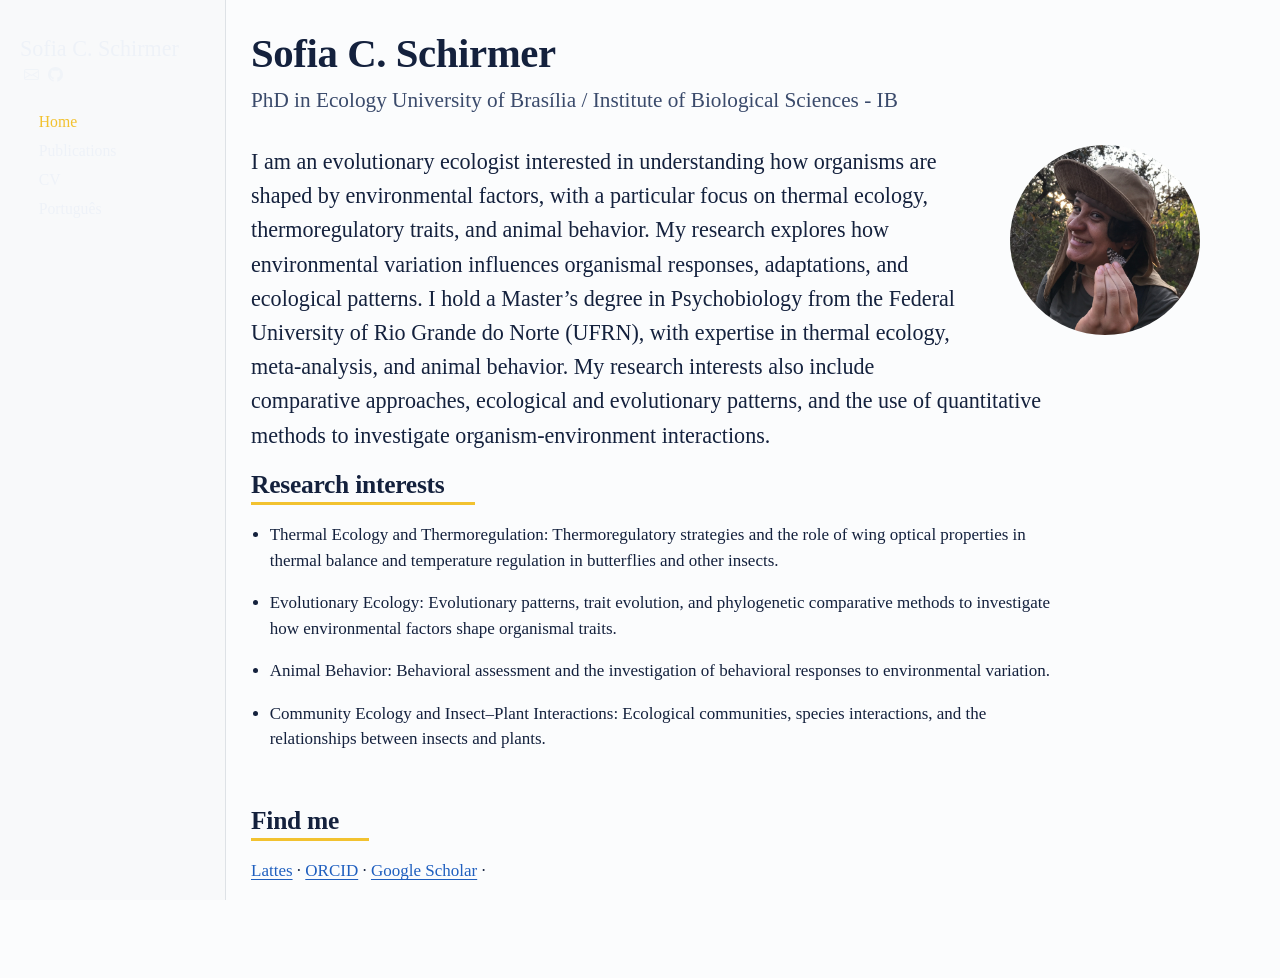
<file: docs/index.html>
<!DOCTYPE html>
<html xmlns="http://www.w3.org/1999/xhtml" lang="en" xml:lang="en"><head>

<meta charset="utf-8">
<meta name="generator" content="quarto-1.11.9">

<meta name="viewport" content="width=device-width, initial-scale=1.0, user-scalable=yes">


<title>Sofia C. Schirmer</title>
<style>
/* Default styles provided by pandoc.
** See https://pandoc.org/MANUAL.html#variables-for-html for config info.
*/
span.smallcaps{font-variant: small-caps;}
div.columns{display: flex; gap: 1.5em;}
div.column{flex: auto;}
@media screen {
div.columns{gap: min(4vw, 1.5em);}
div.column{overflow-x: auto;}
}
div.hanging-indent{margin-left: 1.5em; text-indent: -1.5em;}
ul.task-list{list-style: none;}
ul.task-list li input[type="checkbox"] {
  width: 0.8em;
  margin: 0 0.8em 0.2em -1em; /* quarto-specific, see https://github.com/quarto-dev/quarto-cli/issues/4556 */ 
  vertical-align: middle;
}
</style>


<script src="site_libs/quarto-nav/quarto-nav.js"></script>
<script src="site_libs/quarto-nav/headroom.min.js"></script>
<script src="site_libs/clipboard/clipboard.min.js"></script>
<script src="site_libs/quarto-search/autocomplete.umd.js"></script>
<script src="site_libs/quarto-search/fuse.min.js"></script>
<script src="site_libs/quarto-search/quarto-search.js"></script>
<meta name="quarto:offset" content="./">
<script src="site_libs/quarto-html/quarto.js" type="module"></script>
<script src="site_libs/quarto-html/tabsets/tabsets.js" type="module"></script>
<script src="site_libs/quarto-html/scrollable-regions/scrollable-regions.js" type="module"></script>
<script src="site_libs/quarto-html/popper.min.js"></script>
<script src="site_libs/quarto-html/tippy.umd.min.js"></script>
<script src="site_libs/quarto-html/anchor.min.js"></script>
<link href="site_libs/quarto-html/tippy.css" rel="stylesheet">
<link href="site_libs/quarto-html/quarto-syntax-highlighting-63b5708e65d6cd79cd7618c58d0c21e7.css" rel="stylesheet" id="quarto-text-highlighting-styles">
<script src="site_libs/bootstrap/bootstrap.min.js"></script>
<link href="site_libs/bootstrap/bootstrap-icons.css" rel="stylesheet">
<link href="site_libs/bootstrap/bootstrap-c7cb74a7fc3b10920d560ed4a58be051.min.css" rel="stylesheet" append-hash="true" id="quarto-bootstrap" data-mode="light">
<script id="quarto-search-options" type="application/json">{
  "location": "sidebar",
  "copy-button": false,
  "collapse-after": 3,
  "panel-placement": "start",
  "type": "textbox",
  "limit": 50,
  "keyboard-shortcut": [
    "f",
    "/",
    "s"
  ],
  "show-item-context": false,
  "language": {
    "search-no-results-text": "No results",
    "search-matching-documents-text": "matching documents",
    "search-copy-link-title": "Copy link to search",
    "search-hide-matches-text": "Hide additional matches",
    "search-more-match-text": "more match in this document",
    "search-more-matches-text": "more matches in this document",
    "search-clear-button-title": "Clear",
    "search-text-placeholder": "",
    "search-detached-cancel-button-title": "Cancel",
    "search-submit-button-title": "Submit",
    "search-label": "Search"
  }
}</script>


</head>

<body class="nav-sidebar docked fullcontent quarto-light"><a id="quarto-skip-link" class="visually-hidden-focusable" href="#quarto-document-content">Skip to main content</a>

<div id="quarto-search-results"></div>
  <header id="quarto-header" class="headroom fixed-top">
  <nav class="quarto-secondary-nav" aria-label="Toolbar">
    <div class="container-fluid d-flex">
      <button type="button" class="quarto-btn-toggle btn" data-bs-toggle="collapse" role="button" data-bs-target=".quarto-sidebar-collapse-item" aria-controls="quarto-sidebar" aria-expanded="false" aria-label="Toggle sidebar navigation" onclick="if (window.quartoToggleHeadroom) { window.quartoToggleHeadroom(); }">
        <i class="bi bi-layout-text-sidebar-reverse"></i>
      </button>
        <nav class="quarto-page-breadcrumbs" aria-label="Breadcrumbs"><ol class="breadcrumb"><li class="breadcrumb-item"><a href="./index.html">Home</a></li></ol></nav>
        <a class="flex-grow-1" data-bs-toggle="collapse" data-bs-target=".quarto-sidebar-collapse-item" onclick="if (window.quartoToggleHeadroom) { window.quartoToggleHeadroom(); }">      
        </a>
    </div>
  </nav>
</header>
<!-- content -->
<div id="quarto-content" class="quarto-container page-columns page-rows-contents page-layout-article">
<!-- sidebar -->
  <nav id="quarto-sidebar" class="sidebar collapse collapse-horizontal quarto-sidebar-collapse-item sidebar-navigation docked overflow-auto" aria-label="Site">
    <div class="pt-lg-2 mt-2 text-left sidebar-header">
    <div class="sidebar-title mb-0 py-0">
      <a href="./">Sofia C. Schirmer</a> 
        <div class="sidebar-tools-main">
    <a href="mailto:sofiaschirmer@gmail.com" title="" class="quarto-navigation-tool px-1" aria-label=""><i class="bi bi-envelope"></i></a>
    <a href="https://github.com/sofiaschirmer" title="" class="quarto-navigation-tool px-1" aria-label=""><i class="bi bi-github"></i></a>
</div>
    </div>
      </div>
    <div class="sidebar-menu-container"> 
    <ul class="list-unstyled mt-1">
        <li class="sidebar-item">
  <div class="sidebar-item-container"> 
  <a href="./index.html" class="sidebar-item-text sidebar-link active">
 <span class="menu-text">Home</span></a>
  </div>
</li>
        <li class="sidebar-item">
  <div class="sidebar-item-container"> 
  <a href="./publications.html" class="sidebar-item-text sidebar-link">
 <span class="menu-text">Publications</span></a>
  </div>
</li>
        <li class="sidebar-item">
  <div class="sidebar-item-container"> 
  <a href="./cv.html" class="sidebar-item-text sidebar-link">
 <span class="menu-text">CV</span></a>
  </div>
</li>
        <li class="sidebar-item">
  <div class="sidebar-item-container"> 
  <a href="./pt/index.html" class="sidebar-item-text sidebar-link">
 <span class="menu-text">Português</span></a>
  </div>
</li>
    </ul>
    </div>
</nav>
<div id="quarto-sidebar-glass" class="quarto-sidebar-collapse-item" data-bs-toggle="collapse" data-bs-target=".quarto-sidebar-collapse-item"></div>
<!-- margin-sidebar -->
    
<!-- main -->
<main class="content" id="quarto-document-content" tabindex="-1">

<header id="title-block-header" class="quarto-title-block default">
<div class="quarto-title">
<h1 class="title">Sofia C. Schirmer</h1>
<p class="subtitle lead">PhD in Ecology University of Brasília / Institute of Biological Sciences - IB</p>
</div>



<div class="quarto-title-meta">

    
  
    
  </div>
  


</header>


<p><img src="images/foto.jpeg" class="portrait img-fluid" alt="Portrait"></p>
<div class="lead">
<p>I am an evolutionary ecologist interested in understanding how organisms are shaped by environmental factors, with a particular focus on thermal ecology, thermoregulatory traits, and animal behavior. My research explores how environmental variation influences organismal responses, adaptations, and ecological patterns. I hold a Master’s degree in Psychobiology from the Federal University of Rio Grande do Norte (UFRN), with expertise in thermal ecology, meta-analysis, and animal behavior. My research interests also include comparative approaches, ecological and evolutionary patterns, and the use of quantitative methods to investigate organism-environment interactions.</p>
</div>
<section id="research-interests" class="level2">
<h2 class="anchored" data-anchor-id="research-interests">Research interests</h2>
<ul>
<li><p>Thermal Ecology and Thermoregulation: Thermoregulatory strategies and the role of wing optical properties in thermal balance and temperature regulation in butterflies and other insects.</p></li>
<li><p>Evolutionary Ecology: Evolutionary patterns, trait evolution, and phylogenetic comparative methods to investigate how environmental factors shape organismal traits.</p></li>
<li><p>Animal Behavior: Behavioral assessment and the investigation of behavioral responses to environmental variation.</p></li>
<li><p>Community Ecology and Insect–Plant Interactions: Ecological communities, species interactions, and the relationships between insects and plants.</p></li>
</ul>
</section>
<section id="find-me" class="level2">
<h2 class="anchored" data-anchor-id="find-me">Find me</h2>
<p><a href="http://lattes.cnpq.br/466296823518334">Lattes</a> · <a href="https://orcid.org/0000-0001-7200-7269">ORCID</a> · <a href="https://scholar.google.com/citations?user=Ewz3_XoAAAAJ&amp;hl=en">Google Scholar</a> ·</p>


</section>

</main> <!-- /main -->
<script id="quarto-html-after-body" type="application/javascript">
  window.document.addEventListener("DOMContentLoaded", function (event) {
    const icon = "";
    const anchorJS = new window.AnchorJS();
    anchorJS.options = {
      placement: 'right',
      icon: icon
    };
    anchorJS.add('.anchored');
    const isCodeAnnotation = (el) => {
      for (const clz of el.classList) {
        if (clz.startsWith('code-annotation-')) {                     
          return true;
        }
      }
      return false;
    }
    const onCopySuccess = function(e) {
      // button target
      const button = e.trigger;
      // don't keep focus
      button.blur();
      // flash "checked"
      button.classList.add('code-copy-button-checked');
      var currentTitle = button.getAttribute("title");
      button.setAttribute("title", "Copied!");
      let tooltip;
      if (window.bootstrap) {
        button.setAttribute("data-bs-toggle", "tooltip");
        button.setAttribute("data-bs-placement", "left");
        button.setAttribute("data-bs-title", "Copied!");
        tooltip = new bootstrap.Tooltip(button, 
          { trigger: "manual", 
            customClass: "code-copy-button-tooltip",
            offset: [0, -8]});
        tooltip.show();    
      }
      setTimeout(function() {
        if (tooltip) {
          tooltip.hide();
          button.removeAttribute("data-bs-title");
          button.removeAttribute("data-bs-toggle");
          button.removeAttribute("data-bs-placement");
        }
        button.setAttribute("title", currentTitle);
        button.classList.remove('code-copy-button-checked');
      }, 1000);
      // clear code selection
      e.clearSelection();
    }
    const getTextToCopy = function(trigger) {
      const outerScaffold = trigger.parentElement.cloneNode(true);
      const codeEl = outerScaffold.querySelector('code');
      for (const childEl of codeEl.children) {
        if (isCodeAnnotation(childEl)) {
          childEl.remove();
        }
      }
      return codeEl.innerText;
    }
    const clipboard = new window.ClipboardJS('.code-copy-button:not([data-in-quarto-modal])', {
      text: getTextToCopy
    });
    clipboard.on('success', onCopySuccess);
    if (window.document.getElementById('quarto-embedded-source-code-modal')) {
      const clipboardModal = new window.ClipboardJS('.code-copy-button[data-in-quarto-modal]', {
        text: getTextToCopy,
        container: window.document.getElementById('quarto-embedded-source-code-modal')
      });
      clipboardModal.on('success', onCopySuccess);
    }
      var localhostRegex = new RegExp(/^(?:http|https):\/\/localhost\:?[0-9]*\//);
      var mailtoRegex = new RegExp(/^mailto:/);
        var filterRegex = new RegExp('/' + window.location.host + '/');
      var isInternal = (href) => {
          return filterRegex.test(href) || localhostRegex.test(href) || mailtoRegex.test(href);
      }
      // Inspect non-navigation links and adorn them if external
      window.quartoDecorateExternalLinks = function (root) {
     var links = (root || window.document).querySelectorAll('a[href]:not(.nav-link):not(.navbar-brand):not(.toc-action):not(.sidebar-link):not(.sidebar-item-toggle):not(.pagination-link):not(.no-external):not([aria-hidden]):not(.dropdown-item):not(.quarto-navigation-tool):not(.about-link)');
      for (var i=0; i<links.length; i++) {
        const link = links[i];
        if (!isInternal(link.href)) {
          // undo the damage that might have been done by quarto-nav.js in the case of
          // links that we want to consider external
          if (link.dataset.originalHref !== undefined) {
            link.href = link.dataset.originalHref;
          }
          if (!link.classList.contains('no-external-icon')) {
          }
        }
      }
      };
      window.quartoDecorateExternalLinks(window.document);
    // Esc closes the popup (WCAG 1.4.13) and focus leaving both trigger and
    // popup closes it (WCAG 2.4.11); tippy handles neither for interactive popups.
    const hideOnEscAndFocusOut = {
      name: 'hideOnEscAndFocusOut',
      defaultValue: true,
      fn(instance) {
        const dismiss = () => {
          // A show scheduled by the trigger delay would otherwise reopen it
          instance.clearDelayTimeouts();
          instance.hide();
        };
        const onKeyDown = (event) => {
          if (event.key !== 'Escape') {
            return;
          }
          // Keep Esc from also reaching page handlers (e.g. reveal.js overview),
          // except an open reveal.js slide menu, which Esc should close too.
          // The menu handles keys only when its keyboard option is on.
          const menuHandlesEsc = window.Reveal?.getPlugin?.('menu')?.isOpen() &&
            window.Reveal.getConfig().menu?.keyboard !== false;
          if (!menuHandlesEsc) {
            event.stopPropagation();
          }
          if (instance.popper.contains(window.document.activeElement)) {
            // Disabled while refocusing so the focus trigger does not reopen it
            instance.disable();
            instance.reference.focus();
            instance.enable();
          }
          dismiss();
        };
        const onFocusOut = (event) => {
          const target = event.relatedTarget;
          if (target && !instance.reference.contains(target) &&
              !instance.popper.contains(target)) {
            dismiss();
          }
        };
        // On the trigger too: a click trigger (code-annotations: select) has no
        // blur handling. Attached for the instance's lifetime so leaving the
        // trigger also cancels a show still pending on the trigger delay.
        instance.reference.addEventListener('focusout', onFocusOut);
        return {
          onShow() {
            window.document.addEventListener('keydown', onKeyDown, true);
            instance.popper.addEventListener('focusout', onFocusOut);
          },
          onHide() {
            window.document.removeEventListener('keydown', onKeyDown, true);
            instance.popper.removeEventListener('focusout', onFocusOut);
          },
          onDestroy() {
            instance.reference.removeEventListener('focusout', onFocusOut);
          },
        };
      },
    };
    function tippyHover(el, contentFn, onTriggerFn, onUntriggerFn) {
      const config = {
        allowHTML: true,
        maxWidth: 500,
        delay: 100,
        arrow: false,
        appendTo: function(el) {
            return el.parentElement;
        },
        interactive: true,
        interactiveBorder: 10,
        theme: 'quarto',
        placement: 'bottom-start',
        plugins: [hideOnEscAndFocusOut],
      };
      if (contentFn) {
        config.content = contentFn;
      }
      if (onTriggerFn) {
        config.onTrigger = onTriggerFn;
      }
      if (onUntriggerFn) {
        config.onUntrigger = onUntriggerFn;
      }
      window.tippy(el, config); 
    }
    const noterefs = window.document.querySelectorAll('a[role="doc-noteref"]');
    for (var i=0; i<noterefs.length; i++) {
      const ref = noterefs[i];
      tippyHover(ref, function() {
        // use id or data attribute instead here
        let href = ref.getAttribute('data-footnote-href') || ref.getAttribute('href');
        try { href = new URL(href).hash; } catch {}
        const id = href.replace(/^#\/?/, "");
        const note = window.document.getElementById(id);
        if (note) {
          return note.innerHTML;
        } else {
          return "";
        }
      });
    }
    const xrefs = window.document.querySelectorAll('a.quarto-xref');
    const processXRef = (id, note) => {
      // Strip column container classes
      const stripColumnClz = (el) => {
        el.classList.remove("page-full", "page-columns");
        if (el.children) {
          for (const child of el.children) {
            stripColumnClz(child);
          }
        }
      }
      stripColumnClz(note)
      if (id === null || id.startsWith('sec-')) {
        // Special case sections, only their first couple elements
        const container = document.createElement("div");
        if (note.children && note.children.length > 2) {
          container.appendChild(note.children[0].cloneNode(true));
          for (let i = 1; i < note.children.length; i++) {
            const child = note.children[i];
            if (child.tagName === "P" && child.innerText === "") {
              continue;
            } else {
              container.appendChild(child.cloneNode(true));
              break;
            }
          }
          if (window.Quarto?.typesetMath) {
            window.Quarto.typesetMath(container);
          }
          return container.innerHTML
        } else {
          if (window.Quarto?.typesetMath) {
            window.Quarto.typesetMath(note);
          }
          return note.innerHTML;
        }
      } else {
        // Remove any anchor links if they are present
        const anchorLink = note.querySelector('a.anchorjs-link');
        if (anchorLink) {
          anchorLink.remove();
        }
        if (window.Quarto?.typesetMath) {
          window.Quarto.typesetMath(note);
        }
        if (note.classList.contains("callout")) {
          return note.outerHTML;
        } else {
          return note.innerHTML;
        }
      }
    }
    for (var i=0; i<xrefs.length; i++) {
      const xref = xrefs[i];
      tippyHover(xref, undefined, function(instance) {
        instance.disable();
        let url = xref.getAttribute('href');
        let hash = undefined; 
        if (url.startsWith('#')) {
          hash = url;
        } else {
          try { hash = new URL(url).hash; } catch {}
        }
        if (hash) {
          const id = hash.replace(/^#\/?/, "");
          const note = window.document.getElementById(id);
          if (note !== null) {
            try {
              const html = processXRef(id, note.cloneNode(true));
              instance.setContent(html);
            } finally {
              instance.enable();
              instance.show();
            }
          } else {
            // See if we can fetch this
            fetch(url.split('#')[0])
            .then(res => res.text())
            .then(html => {
              const parser = new DOMParser();
              const htmlDoc = parser.parseFromString(html, "text/html");
              const note = htmlDoc.getElementById(id);
              if (note !== null) {
                const html = processXRef(id, note);
                instance.setContent(html);
              } 
            }).finally(() => {
              instance.enable();
              instance.show();
            });
          }
        } else {
          // See if we can fetch a full url (with no hash to target)
          // This is a special case and we should probably do some content thinning / targeting
          fetch(url)
          .then(res => res.text())
          .then(html => {
            const parser = new DOMParser();
            const htmlDoc = parser.parseFromString(html, "text/html");
            const note = htmlDoc.querySelector('main.content');
            if (note !== null) {
              // This should only happen for chapter cross references
              // (since there is no id in the URL)
              // remove the first header
              if (note.children.length > 0 && note.children[0].tagName === "HEADER") {
                note.children[0].remove();
              }
              const html = processXRef(null, note);
              instance.setContent(html);
            } 
          }).finally(() => {
            instance.enable();
            instance.show();
          });
        }
      }, function(instance) {
      });
    }
        let selectedAnnoteEl;
        const selectorForAnnotation = ( cell, annotation) => {
          let cellAttr = 'data-code-cell="' + cell + '"';
          let lineAttr = 'data-code-annotation="' +  annotation + '"';
          const selector = 'span[' + cellAttr + '][' + lineAttr + ']';
          return selector;
        }
        const selectCodeLines = (annoteEl) => {
          const doc = window.document;
          const targetCell = annoteEl.getAttribute("data-target-cell");
          const targetAnnotation = annoteEl.getAttribute("data-target-annotation");
          const annoteSpan = window.document.querySelector(selectorForAnnotation(targetCell, targetAnnotation));
          const lines = annoteSpan.getAttribute("data-code-lines").split(",");
          const lineIds = lines.map((line) => {
            return targetCell + "-" + line;
          })
          // Each band is positioned against its own containing block, which is
          // not the offsetParent of the lines, so place it from client rects.
          const placeBand = (band, firstEl, lastEl, codeBlock) => {
            const container = band.offsetParent;
            if (container === null) {
              return;
            }
            const containerRect = container.getBoundingClientRect();
            // Reveal.js scales slides with a transform, so convert client
            // pixels back to the CSS pixels of the container.
            const scale = containerRect.height / container.offsetHeight || 1;
            const firstRect = firstEl.getBoundingClientRect();
            const lastRect = lastEl.getBoundingClientRect();
            const top = (firstRect.top - containerRect.top) / scale - container.clientTop + container.scrollTop;
            const height = (lastRect.bottom - firstRect.top) / scale;
            band.style.top = top - 2 + "px";
            band.style.height = height + 4 + "px";
            if (codeBlock) {
              // Without the copy button wrapper, the containing block is wider
              // than the code block, so span the code block explicitly.
              const blockRect = codeBlock.getBoundingClientRect();
              band.style.left = (blockRect.left - containerRect.left) / scale - container.clientLeft + container.scrollLeft + "px";
              band.style.width = blockRect.width / scale + "px";
            }
          };
          if (lineIds.length > 0) {
            const el = window.document.getElementById(lineIds[0]);
            const lastEl = window.document.getElementById(lineIds[lineIds.length - 1]);
            const parent = el.parentElement.parentElement;
            // cook up a div (if necessary) and position it
            let div = window.document.getElementById("code-annotation-line-highlight");
            if (div === null) {
              div = window.document.createElement("div");
              div.setAttribute("id", "code-annotation-line-highlight");
              div.style.position = 'absolute';
              parent.appendChild(div);
            }
            placeBand(div, el, lastEl, parent.closest("div.sourceCode") || parent);
            let gutterDiv = window.document.getElementById("code-annotation-line-highlight-gutter");
            if (gutterDiv === null) {
              gutterDiv = window.document.createElement("div");
              gutterDiv.setAttribute("id", "code-annotation-line-highlight-gutter");
              gutterDiv.style.position = 'absolute';
              const codeCell = window.document.getElementById(targetCell);
              const gutter = codeCell.querySelector('.code-annotation-gutter');
              gutter.appendChild(gutterDiv);
            }
            placeBand(gutterDiv, el, lastEl);
            selectedAnnoteEl = annoteEl;
          }
        };
        const unselectCodeLines = () => {
          const elementsIds = ["code-annotation-line-highlight", "code-annotation-line-highlight-gutter"];
          elementsIds.forEach((elId) => {
            const div = window.document.getElementById(elId);
            if (div) {
              div.remove();
            }
          });
          selectedAnnoteEl = undefined;
        };
          // Handle positioning of the toggle
      window.addEventListener(
        "resize",
        throttle(() => {
          elRect = undefined;
          if (selectedAnnoteEl) {
            selectCodeLines(selectedAnnoteEl);
          }
        }, 10)
      );
      function throttle(fn, ms) {
      let throttle = false;
      let timer;
        return (...args) => {
          if(!throttle) { // first call gets through
              fn.apply(this, args);
              throttle = true;
          } else { // all the others get throttled
              if(timer) clearTimeout(timer); // cancel #2
              timer = setTimeout(() => {
                fn.apply(this, args);
                timer = throttle = false;
              }, ms);
          }
        };
      }
        // Attach click handler to the DT
        const annoteDls = window.document.querySelectorAll('dt[data-target-cell]');
        for (const annoteDlNode of annoteDls) {
          annoteDlNode.addEventListener('click', (event) => {
            const clickedEl = event.target;
            if (clickedEl !== selectedAnnoteEl) {
              unselectCodeLines();
              const activeEl = window.document.querySelector('dt[data-target-cell].code-annotation-active');
              if (activeEl) {
                activeEl.classList.remove('code-annotation-active');
              }
              selectCodeLines(clickedEl);
              clickedEl.classList.add('code-annotation-active');
            } else {
              // Unselect the line
              unselectCodeLines();
              clickedEl.classList.remove('code-annotation-active');
            }
          });
        }
    const findCites = (el) => {
      const parentEl = el.parentElement;
      if (parentEl) {
        const cites = parentEl.dataset.cites;
        if (cites) {
          return {
            el,
            cites: cites.split(' ')
          };
        } else {
          return findCites(el.parentElement)
        }
      } else {
        return undefined;
      }
    };
    var bibliorefs = window.document.querySelectorAll('a[role="doc-biblioref"]');
    for (var i=0; i<bibliorefs.length; i++) {
      const ref = bibliorefs[i];
      const citeInfo = findCites(ref);
      if (citeInfo) {
        tippyHover(citeInfo.el, function() {
          var popup = window.document.createElement('div');
          citeInfo.cites.forEach(function(cite) {
            var citeDiv = window.document.createElement('div');
            citeDiv.classList.add('hanging-indent');
            citeDiv.classList.add('csl-entry');
            var biblioDiv = window.document.getElementById('ref-' + cite);
            if (biblioDiv) {
              citeDiv.innerHTML = biblioDiv.innerHTML;
            }
            popup.appendChild(citeDiv);
          });
          return popup.innerHTML;
        });
      }
    }
  });
  </script>
  <script type="application/javascript">
  window.quartoScrollableRegionsLabels = {"code":"Scrollable code","output":"Scrollable output"};
  </script>
</div> <!-- /content -->




</body></html>
</file>
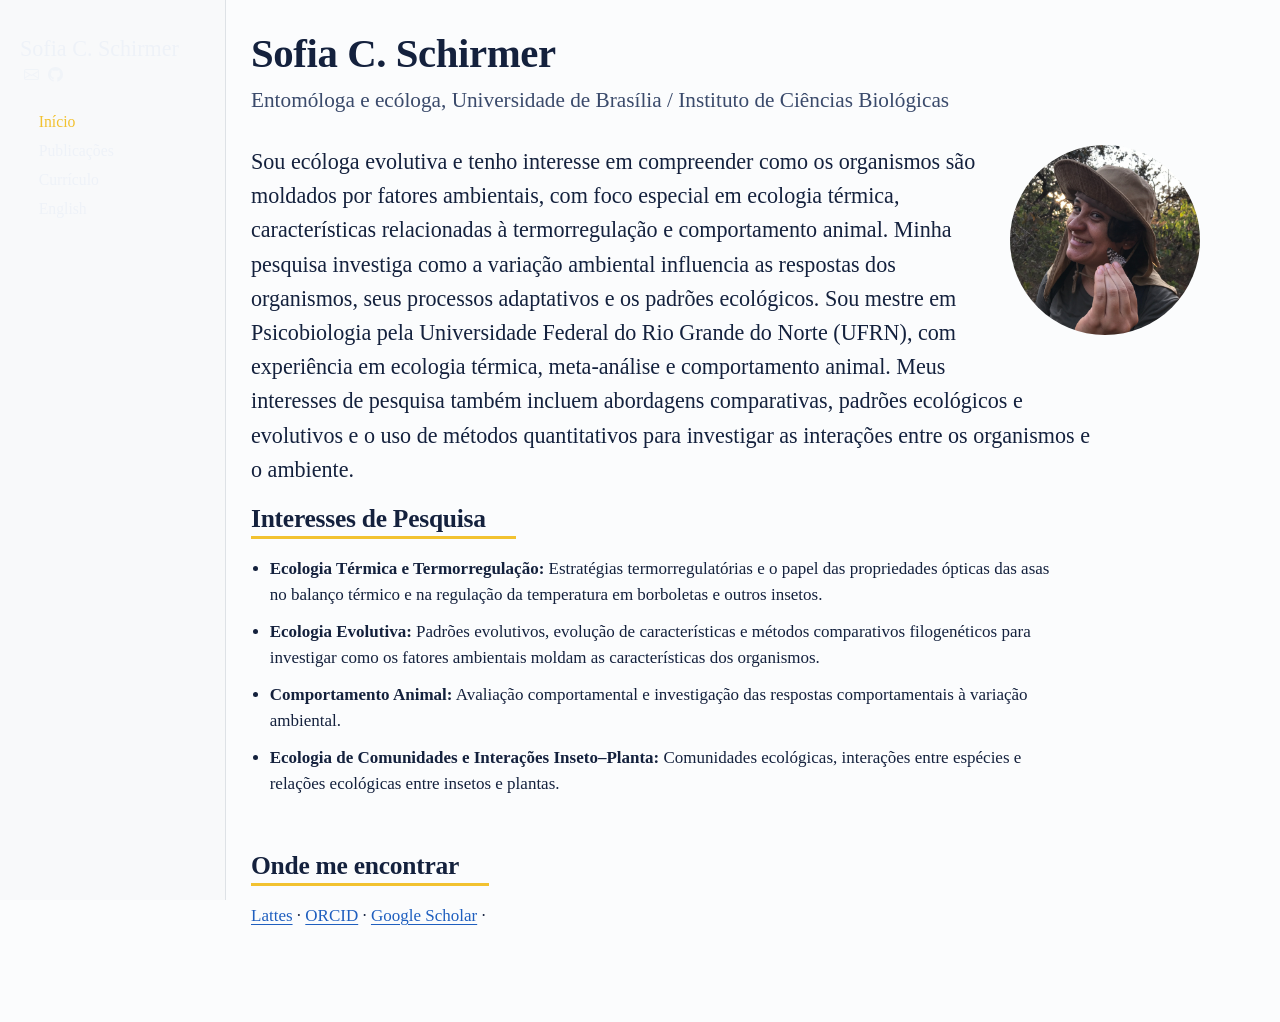
<file: docs/pt/index.html>
<!DOCTYPE html>
<html xmlns="http://www.w3.org/1999/xhtml" lang="pt" xml:lang="pt"><head>

<meta charset="utf-8">
<meta name="generator" content="quarto-1.11.9">

<meta name="viewport" content="width=device-width, initial-scale=1.0, user-scalable=yes">


<title>Sofia C. Schirmer</title>
<style>
/* Default styles provided by pandoc.
** See https://pandoc.org/MANUAL.html#variables-for-html for config info.
*/
span.smallcaps{font-variant: small-caps;}
div.columns{display: flex; gap: 1.5em;}
div.column{flex: auto;}
@media screen {
div.columns{gap: min(4vw, 1.5em);}
div.column{overflow-x: auto;}
}
div.hanging-indent{margin-left: 1.5em; text-indent: -1.5em;}
ul.task-list{list-style: none;}
ul.task-list li input[type="checkbox"] {
  width: 0.8em;
  margin: 0 0.8em 0.2em -1em; /* quarto-specific, see https://github.com/quarto-dev/quarto-cli/issues/4556 */ 
  vertical-align: middle;
}
</style>


<script src="../site_libs/quarto-nav/quarto-nav.js"></script>
<script src="../site_libs/quarto-nav/headroom.min.js"></script>
<script src="../site_libs/clipboard/clipboard.min.js"></script>
<script src="../site_libs/quarto-search/autocomplete.umd.js"></script>
<script src="../site_libs/quarto-search/fuse.min.js"></script>
<script src="../site_libs/quarto-search/quarto-search.js"></script>
<meta name="quarto:offset" content="../">
<script src="../site_libs/quarto-html/quarto.js" type="module"></script>
<script src="../site_libs/quarto-html/tabsets/tabsets.js" type="module"></script>
<script src="../site_libs/quarto-html/scrollable-regions/scrollable-regions.js" type="module"></script>
<script src="../site_libs/quarto-html/popper.min.js"></script>
<script src="../site_libs/quarto-html/tippy.umd.min.js"></script>
<script src="../site_libs/quarto-html/anchor.min.js"></script>
<link href="../site_libs/quarto-html/tippy.css" rel="stylesheet">
<link href="../site_libs/quarto-html/quarto-syntax-highlighting-63b5708e65d6cd79cd7618c58d0c21e7.css" rel="stylesheet" id="quarto-text-highlighting-styles">
<script src="../site_libs/bootstrap/bootstrap.min.js"></script>
<link href="../site_libs/bootstrap/bootstrap-icons.css" rel="stylesheet">
<link href="../site_libs/bootstrap/bootstrap-c7cb74a7fc3b10920d560ed4a58be051.min.css" rel="stylesheet" append-hash="true" id="quarto-bootstrap" data-mode="light">
<script id="quarto-search-options" type="application/json">{
  "location": "sidebar",
  "copy-button": false,
  "collapse-after": 3,
  "panel-placement": "start",
  "type": "textbox",
  "limit": 50,
  "keyboard-shortcut": [
    "f",
    "/",
    "s"
  ],
  "show-item-context": false,
  "language": {
    "search-no-results-text": "Nenhum resultado",
    "search-matching-documents-text": "documentos correspondentes",
    "search-copy-link-title": "Copiar link para a busca",
    "search-hide-matches-text": "Esconder correspondências adicionais",
    "search-more-match-text": "mais correspondência neste documento",
    "search-more-matches-text": "mais correspondências neste documento",
    "search-clear-button-title": "Limpar",
    "search-text-placeholder": "",
    "search-detached-cancel-button-title": "Cancelar",
    "search-submit-button-title": "Enviar",
    "search-label": "Procurar"
  }
}</script>


</head>

<body class="nav-sidebar docked fullcontent quarto-light"><a id="quarto-skip-link" class="visually-hidden-focusable" href="#quarto-document-content">Saltar para o conteúdo principal</a>

<div id="quarto-search-results"></div>
  <header id="quarto-header" class="headroom fixed-top">
  <nav class="quarto-secondary-nav" aria-label="Barra de ferramentas">
    <div class="container-fluid d-flex">
      <button type="button" class="quarto-btn-toggle btn" data-bs-toggle="collapse" role="button" data-bs-target=".quarto-sidebar-collapse-item" aria-controls="quarto-sidebar" aria-expanded="false" aria-label="Alternar barra lateral" onclick="if (window.quartoToggleHeadroom) { window.quartoToggleHeadroom(); }">
        <i class="bi bi-layout-text-sidebar-reverse"></i>
      </button>
        <nav class="quarto-page-breadcrumbs" aria-label="Caminho"><ol class="breadcrumb"><li class="breadcrumb-item"><a href="../pt/index.html">Início</a></li></ol></nav>
        <a class="flex-grow-1" data-bs-toggle="collapse" data-bs-target=".quarto-sidebar-collapse-item" onclick="if (window.quartoToggleHeadroom) { window.quartoToggleHeadroom(); }">      
        </a>
    </div>
  </nav>
</header>
<!-- content -->
<div id="quarto-content" class="quarto-container page-columns page-rows-contents page-layout-article">
<!-- sidebar -->
  <nav id="quarto-sidebar" class="sidebar collapse collapse-horizontal quarto-sidebar-collapse-item sidebar-navigation docked overflow-auto" aria-label="Sítio">
    <div class="pt-lg-2 mt-2 text-left sidebar-header">
    <div class="sidebar-title mb-0 py-0">
      <a href="../">Sofia C. Schirmer</a> 
        <div class="sidebar-tools-main">
    <a href="mailto:sofiaschirmer@gmail.com" title="" class="quarto-navigation-tool px-1" aria-label=""><i class="bi bi-envelope"></i></a>
    <a href="https://github.com/sofiaschirmer" title="" class="quarto-navigation-tool px-1" aria-label=""><i class="bi bi-github"></i></a>
</div>
    </div>
      </div>
    <div class="sidebar-menu-container"> 
    <ul class="list-unstyled mt-1">
        <li class="sidebar-item">
  <div class="sidebar-item-container"> 
  <a href="../pt/index.html" class="sidebar-item-text sidebar-link active">
 <span class="menu-text">Início</span></a>
  </div>
</li>
        <li class="sidebar-item">
  <div class="sidebar-item-container"> 
  <a href="../pt/publications.html" class="sidebar-item-text sidebar-link">
 <span class="menu-text">Publicações</span></a>
  </div>
</li>
        <li class="sidebar-item">
  <div class="sidebar-item-container"> 
  <a href="../pt/cv.html" class="sidebar-item-text sidebar-link">
 <span class="menu-text">Currículo</span></a>
  </div>
</li>
        <li class="sidebar-item">
  <div class="sidebar-item-container"> 
  <a href="../index.html" class="sidebar-item-text sidebar-link">
 <span class="menu-text">English</span></a>
  </div>
</li>
    </ul>
    </div>
</nav>
<div id="quarto-sidebar-glass" class="quarto-sidebar-collapse-item" data-bs-toggle="collapse" data-bs-target=".quarto-sidebar-collapse-item"></div>
<!-- margin-sidebar -->
    
<!-- main -->
<main class="content" id="quarto-document-content" tabindex="-1">

<header id="title-block-header" class="quarto-title-block default">
<div class="quarto-title">
<h1 class="title">Sofia C. Schirmer</h1>
<p class="subtitle lead">Entomóloga e ecóloga, Universidade de Brasília / Instituto de Ciências Biológicas</p>
</div>



<div class="quarto-title-meta">

    
  
    
  </div>
  


</header>


<p><img src="../images/foto.jpeg" class="portrait img-fluid" alt="Retrato"></p>
<div class="lead">
<p>Sou ecóloga evolutiva e tenho interesse em compreender como os organismos são moldados por fatores ambientais, com foco especial em ecologia térmica, características relacionadas à termorregulação e comportamento animal. Minha pesquisa investiga como a variação ambiental influencia as respostas dos organismos, seus processos adaptativos e os padrões ecológicos. Sou mestre em Psicobiologia pela Universidade Federal do Rio Grande do Norte (UFRN), com experiência em ecologia térmica, meta-análise e comportamento animal. Meus interesses de pesquisa também incluem abordagens comparativas, padrões ecológicos e evolutivos e o uso de métodos quantitativos para investigar as interações entre os organismos e o ambiente.</p>
</div>
<section id="interesses-de-pesquisa" class="level2">
<h2 class="anchored" data-anchor-id="interesses-de-pesquisa">Interesses de Pesquisa</h2>
<ul>
<li><strong>Ecologia Térmica e Termorregulação:</strong> Estratégias termorregulatórias e o papel das propriedades ópticas das asas no balanço térmico e na regulação da temperatura em borboletas e outros insetos.</li>
<li><strong>Ecologia Evolutiva:</strong> Padrões evolutivos, evolução de características e métodos comparativos filogenéticos para investigar como os fatores ambientais moldam as características dos organismos.</li>
<li><strong>Comportamento Animal:</strong> Avaliação comportamental e investigação das respostas comportamentais à variação ambiental.</li>
<li><strong>Ecologia de Comunidades e Interações Inseto–Planta:</strong> Comunidades ecológicas, interações entre espécies e relações ecológicas entre insetos e plantas.</li>
</ul>
</section>
<section id="onde-me-encontrar" class="level2">
<h2 class="anchored" data-anchor-id="onde-me-encontrar">Onde me encontrar</h2>
<p><a href="http://lattes.cnpq.br/466296823518334">Lattes</a> · <a href="https://orcid.org/0000-0001-7200-7269">ORCID</a> · <a href="https://scholar.google.com/citations?user=Ewz3_XoAAAAJ&amp;hl=en">Google Scholar</a> ·</p>


</section>

</main> <!-- /main -->
<script id="quarto-html-after-body" type="application/javascript">
  window.document.addEventListener("DOMContentLoaded", function (event) {
    const icon = "";
    const anchorJS = new window.AnchorJS();
    anchorJS.options = {
      placement: 'right',
      icon: icon
    };
    anchorJS.add('.anchored');
    const isCodeAnnotation = (el) => {
      for (const clz of el.classList) {
        if (clz.startsWith('code-annotation-')) {                     
          return true;
        }
      }
      return false;
    }
    const onCopySuccess = function(e) {
      // button target
      const button = e.trigger;
      // don't keep focus
      button.blur();
      // flash "checked"
      button.classList.add('code-copy-button-checked');
      var currentTitle = button.getAttribute("title");
      button.setAttribute("title", "Copiada");
      let tooltip;
      if (window.bootstrap) {
        button.setAttribute("data-bs-toggle", "tooltip");
        button.setAttribute("data-bs-placement", "left");
        button.setAttribute("data-bs-title", "Copiada");
        tooltip = new bootstrap.Tooltip(button, 
          { trigger: "manual", 
            customClass: "code-copy-button-tooltip",
            offset: [0, -8]});
        tooltip.show();    
      }
      setTimeout(function() {
        if (tooltip) {
          tooltip.hide();
          button.removeAttribute("data-bs-title");
          button.removeAttribute("data-bs-toggle");
          button.removeAttribute("data-bs-placement");
        }
        button.setAttribute("title", currentTitle);
        button.classList.remove('code-copy-button-checked');
      }, 1000);
      // clear code selection
      e.clearSelection();
    }
    const getTextToCopy = function(trigger) {
      const outerScaffold = trigger.parentElement.cloneNode(true);
      const codeEl = outerScaffold.querySelector('code');
      for (const childEl of codeEl.children) {
        if (isCodeAnnotation(childEl)) {
          childEl.remove();
        }
      }
      return codeEl.innerText;
    }
    const clipboard = new window.ClipboardJS('.code-copy-button:not([data-in-quarto-modal])', {
      text: getTextToCopy
    });
    clipboard.on('success', onCopySuccess);
    if (window.document.getElementById('quarto-embedded-source-code-modal')) {
      const clipboardModal = new window.ClipboardJS('.code-copy-button[data-in-quarto-modal]', {
        text: getTextToCopy,
        container: window.document.getElementById('quarto-embedded-source-code-modal')
      });
      clipboardModal.on('success', onCopySuccess);
    }
      var localhostRegex = new RegExp(/^(?:http|https):\/\/localhost\:?[0-9]*\//);
      var mailtoRegex = new RegExp(/^mailto:/);
        var filterRegex = new RegExp('/' + window.location.host + '/');
      var isInternal = (href) => {
          return filterRegex.test(href) || localhostRegex.test(href) || mailtoRegex.test(href);
      }
      // Inspect non-navigation links and adorn them if external
      window.quartoDecorateExternalLinks = function (root) {
     var links = (root || window.document).querySelectorAll('a[href]:not(.nav-link):not(.navbar-brand):not(.toc-action):not(.sidebar-link):not(.sidebar-item-toggle):not(.pagination-link):not(.no-external):not([aria-hidden]):not(.dropdown-item):not(.quarto-navigation-tool):not(.about-link)');
      for (var i=0; i<links.length; i++) {
        const link = links[i];
        if (!isInternal(link.href)) {
          // undo the damage that might have been done by quarto-nav.js in the case of
          // links that we want to consider external
          if (link.dataset.originalHref !== undefined) {
            link.href = link.dataset.originalHref;
          }
          if (!link.classList.contains('no-external-icon')) {
          }
        }
      }
      };
      window.quartoDecorateExternalLinks(window.document);
    // Esc closes the popup (WCAG 1.4.13) and focus leaving both trigger and
    // popup closes it (WCAG 2.4.11); tippy handles neither for interactive popups.
    const hideOnEscAndFocusOut = {
      name: 'hideOnEscAndFocusOut',
      defaultValue: true,
      fn(instance) {
        const dismiss = () => {
          // A show scheduled by the trigger delay would otherwise reopen it
          instance.clearDelayTimeouts();
          instance.hide();
        };
        const onKeyDown = (event) => {
          if (event.key !== 'Escape') {
            return;
          }
          // Keep Esc from also reaching page handlers (e.g. reveal.js overview),
          // except an open reveal.js slide menu, which Esc should close too.
          // The menu handles keys only when its keyboard option is on.
          const menuHandlesEsc = window.Reveal?.getPlugin?.('menu')?.isOpen() &&
            window.Reveal.getConfig().menu?.keyboard !== false;
          if (!menuHandlesEsc) {
            event.stopPropagation();
          }
          if (instance.popper.contains(window.document.activeElement)) {
            // Disabled while refocusing so the focus trigger does not reopen it
            instance.disable();
            instance.reference.focus();
            instance.enable();
          }
          dismiss();
        };
        const onFocusOut = (event) => {
          const target = event.relatedTarget;
          if (target && !instance.reference.contains(target) &&
              !instance.popper.contains(target)) {
            dismiss();
          }
        };
        // On the trigger too: a click trigger (code-annotations: select) has no
        // blur handling. Attached for the instance's lifetime so leaving the
        // trigger also cancels a show still pending on the trigger delay.
        instance.reference.addEventListener('focusout', onFocusOut);
        return {
          onShow() {
            window.document.addEventListener('keydown', onKeyDown, true);
            instance.popper.addEventListener('focusout', onFocusOut);
          },
          onHide() {
            window.document.removeEventListener('keydown', onKeyDown, true);
            instance.popper.removeEventListener('focusout', onFocusOut);
          },
          onDestroy() {
            instance.reference.removeEventListener('focusout', onFocusOut);
          },
        };
      },
    };
    function tippyHover(el, contentFn, onTriggerFn, onUntriggerFn) {
      const config = {
        allowHTML: true,
        maxWidth: 500,
        delay: 100,
        arrow: false,
        appendTo: function(el) {
            return el.parentElement;
        },
        interactive: true,
        interactiveBorder: 10,
        theme: 'quarto',
        placement: 'bottom-start',
        plugins: [hideOnEscAndFocusOut],
      };
      if (contentFn) {
        config.content = contentFn;
      }
      if (onTriggerFn) {
        config.onTrigger = onTriggerFn;
      }
      if (onUntriggerFn) {
        config.onUntrigger = onUntriggerFn;
      }
      window.tippy(el, config); 
    }
    const noterefs = window.document.querySelectorAll('a[role="doc-noteref"]');
    for (var i=0; i<noterefs.length; i++) {
      const ref = noterefs[i];
      tippyHover(ref, function() {
        // use id or data attribute instead here
        let href = ref.getAttribute('data-footnote-href') || ref.getAttribute('href');
        try { href = new URL(href).hash; } catch {}
        const id = href.replace(/^#\/?/, "");
        const note = window.document.getElementById(id);
        if (note) {
          return note.innerHTML;
        } else {
          return "";
        }
      });
    }
    const xrefs = window.document.querySelectorAll('a.quarto-xref');
    const processXRef = (id, note) => {
      // Strip column container classes
      const stripColumnClz = (el) => {
        el.classList.remove("page-full", "page-columns");
        if (el.children) {
          for (const child of el.children) {
            stripColumnClz(child);
          }
        }
      }
      stripColumnClz(note)
      if (id === null || id.startsWith('sec-')) {
        // Special case sections, only their first couple elements
        const container = document.createElement("div");
        if (note.children && note.children.length > 2) {
          container.appendChild(note.children[0].cloneNode(true));
          for (let i = 1; i < note.children.length; i++) {
            const child = note.children[i];
            if (child.tagName === "P" && child.innerText === "") {
              continue;
            } else {
              container.appendChild(child.cloneNode(true));
              break;
            }
          }
          if (window.Quarto?.typesetMath) {
            window.Quarto.typesetMath(container);
          }
          return container.innerHTML
        } else {
          if (window.Quarto?.typesetMath) {
            window.Quarto.typesetMath(note);
          }
          return note.innerHTML;
        }
      } else {
        // Remove any anchor links if they are present
        const anchorLink = note.querySelector('a.anchorjs-link');
        if (anchorLink) {
          anchorLink.remove();
        }
        if (window.Quarto?.typesetMath) {
          window.Quarto.typesetMath(note);
        }
        if (note.classList.contains("callout")) {
          return note.outerHTML;
        } else {
          return note.innerHTML;
        }
      }
    }
    for (var i=0; i<xrefs.length; i++) {
      const xref = xrefs[i];
      tippyHover(xref, undefined, function(instance) {
        instance.disable();
        let url = xref.getAttribute('href');
        let hash = undefined; 
        if (url.startsWith('#')) {
          hash = url;
        } else {
          try { hash = new URL(url).hash; } catch {}
        }
        if (hash) {
          const id = hash.replace(/^#\/?/, "");
          const note = window.document.getElementById(id);
          if (note !== null) {
            try {
              const html = processXRef(id, note.cloneNode(true));
              instance.setContent(html);
            } finally {
              instance.enable();
              instance.show();
            }
          } else {
            // See if we can fetch this
            fetch(url.split('#')[0])
            .then(res => res.text())
            .then(html => {
              const parser = new DOMParser();
              const htmlDoc = parser.parseFromString(html, "text/html");
              const note = htmlDoc.getElementById(id);
              if (note !== null) {
                const html = processXRef(id, note);
                instance.setContent(html);
              } 
            }).finally(() => {
              instance.enable();
              instance.show();
            });
          }
        } else {
          // See if we can fetch a full url (with no hash to target)
          // This is a special case and we should probably do some content thinning / targeting
          fetch(url)
          .then(res => res.text())
          .then(html => {
            const parser = new DOMParser();
            const htmlDoc = parser.parseFromString(html, "text/html");
            const note = htmlDoc.querySelector('main.content');
            if (note !== null) {
              // This should only happen for chapter cross references
              // (since there is no id in the URL)
              // remove the first header
              if (note.children.length > 0 && note.children[0].tagName === "HEADER") {
                note.children[0].remove();
              }
              const html = processXRef(null, note);
              instance.setContent(html);
            } 
          }).finally(() => {
            instance.enable();
            instance.show();
          });
        }
      }, function(instance) {
      });
    }
        let selectedAnnoteEl;
        const selectorForAnnotation = ( cell, annotation) => {
          let cellAttr = 'data-code-cell="' + cell + '"';
          let lineAttr = 'data-code-annotation="' +  annotation + '"';
          const selector = 'span[' + cellAttr + '][' + lineAttr + ']';
          return selector;
        }
        const selectCodeLines = (annoteEl) => {
          const doc = window.document;
          const targetCell = annoteEl.getAttribute("data-target-cell");
          const targetAnnotation = annoteEl.getAttribute("data-target-annotation");
          const annoteSpan = window.document.querySelector(selectorForAnnotation(targetCell, targetAnnotation));
          const lines = annoteSpan.getAttribute("data-code-lines").split(",");
          const lineIds = lines.map((line) => {
            return targetCell + "-" + line;
          })
          // Each band is positioned against its own containing block, which is
          // not the offsetParent of the lines, so place it from client rects.
          const placeBand = (band, firstEl, lastEl, codeBlock) => {
            const container = band.offsetParent;
            if (container === null) {
              return;
            }
            const containerRect = container.getBoundingClientRect();
            // Reveal.js scales slides with a transform, so convert client
            // pixels back to the CSS pixels of the container.
            const scale = containerRect.height / container.offsetHeight || 1;
            const firstRect = firstEl.getBoundingClientRect();
            const lastRect = lastEl.getBoundingClientRect();
            const top = (firstRect.top - containerRect.top) / scale - container.clientTop + container.scrollTop;
            const height = (lastRect.bottom - firstRect.top) / scale;
            band.style.top = top - 2 + "px";
            band.style.height = height + 4 + "px";
            if (codeBlock) {
              // Without the copy button wrapper, the containing block is wider
              // than the code block, so span the code block explicitly.
              const blockRect = codeBlock.getBoundingClientRect();
              band.style.left = (blockRect.left - containerRect.left) / scale - container.clientLeft + container.scrollLeft + "px";
              band.style.width = blockRect.width / scale + "px";
            }
          };
          if (lineIds.length > 0) {
            const el = window.document.getElementById(lineIds[0]);
            const lastEl = window.document.getElementById(lineIds[lineIds.length - 1]);
            const parent = el.parentElement.parentElement;
            // cook up a div (if necessary) and position it
            let div = window.document.getElementById("code-annotation-line-highlight");
            if (div === null) {
              div = window.document.createElement("div");
              div.setAttribute("id", "code-annotation-line-highlight");
              div.style.position = 'absolute';
              parent.appendChild(div);
            }
            placeBand(div, el, lastEl, parent.closest("div.sourceCode") || parent);
            let gutterDiv = window.document.getElementById("code-annotation-line-highlight-gutter");
            if (gutterDiv === null) {
              gutterDiv = window.document.createElement("div");
              gutterDiv.setAttribute("id", "code-annotation-line-highlight-gutter");
              gutterDiv.style.position = 'absolute';
              const codeCell = window.document.getElementById(targetCell);
              const gutter = codeCell.querySelector('.code-annotation-gutter');
              gutter.appendChild(gutterDiv);
            }
            placeBand(gutterDiv, el, lastEl);
            selectedAnnoteEl = annoteEl;
          }
        };
        const unselectCodeLines = () => {
          const elementsIds = ["code-annotation-line-highlight", "code-annotation-line-highlight-gutter"];
          elementsIds.forEach((elId) => {
            const div = window.document.getElementById(elId);
            if (div) {
              div.remove();
            }
          });
          selectedAnnoteEl = undefined;
        };
          // Handle positioning of the toggle
      window.addEventListener(
        "resize",
        throttle(() => {
          elRect = undefined;
          if (selectedAnnoteEl) {
            selectCodeLines(selectedAnnoteEl);
          }
        }, 10)
      );
      function throttle(fn, ms) {
      let throttle = false;
      let timer;
        return (...args) => {
          if(!throttle) { // first call gets through
              fn.apply(this, args);
              throttle = true;
          } else { // all the others get throttled
              if(timer) clearTimeout(timer); // cancel #2
              timer = setTimeout(() => {
                fn.apply(this, args);
                timer = throttle = false;
              }, ms);
          }
        };
      }
        // Attach click handler to the DT
        const annoteDls = window.document.querySelectorAll('dt[data-target-cell]');
        for (const annoteDlNode of annoteDls) {
          annoteDlNode.addEventListener('click', (event) => {
            const clickedEl = event.target;
            if (clickedEl !== selectedAnnoteEl) {
              unselectCodeLines();
              const activeEl = window.document.querySelector('dt[data-target-cell].code-annotation-active');
              if (activeEl) {
                activeEl.classList.remove('code-annotation-active');
              }
              selectCodeLines(clickedEl);
              clickedEl.classList.add('code-annotation-active');
            } else {
              // Unselect the line
              unselectCodeLines();
              clickedEl.classList.remove('code-annotation-active');
            }
          });
        }
    const findCites = (el) => {
      const parentEl = el.parentElement;
      if (parentEl) {
        const cites = parentEl.dataset.cites;
        if (cites) {
          return {
            el,
            cites: cites.split(' ')
          };
        } else {
          return findCites(el.parentElement)
        }
      } else {
        return undefined;
      }
    };
    var bibliorefs = window.document.querySelectorAll('a[role="doc-biblioref"]');
    for (var i=0; i<bibliorefs.length; i++) {
      const ref = bibliorefs[i];
      const citeInfo = findCites(ref);
      if (citeInfo) {
        tippyHover(citeInfo.el, function() {
          var popup = window.document.createElement('div');
          citeInfo.cites.forEach(function(cite) {
            var citeDiv = window.document.createElement('div');
            citeDiv.classList.add('hanging-indent');
            citeDiv.classList.add('csl-entry');
            var biblioDiv = window.document.getElementById('ref-' + cite);
            if (biblioDiv) {
              citeDiv.innerHTML = biblioDiv.innerHTML;
            }
            popup.appendChild(citeDiv);
          });
          return popup.innerHTML;
        });
      }
    }
  });
  </script>
  <script type="application/javascript">
  window.quartoScrollableRegionsLabels = {"code":"Código deslocável","output":"Saída deslocável"};
  </script>
</div> <!-- /content -->




</body></html>
</file>
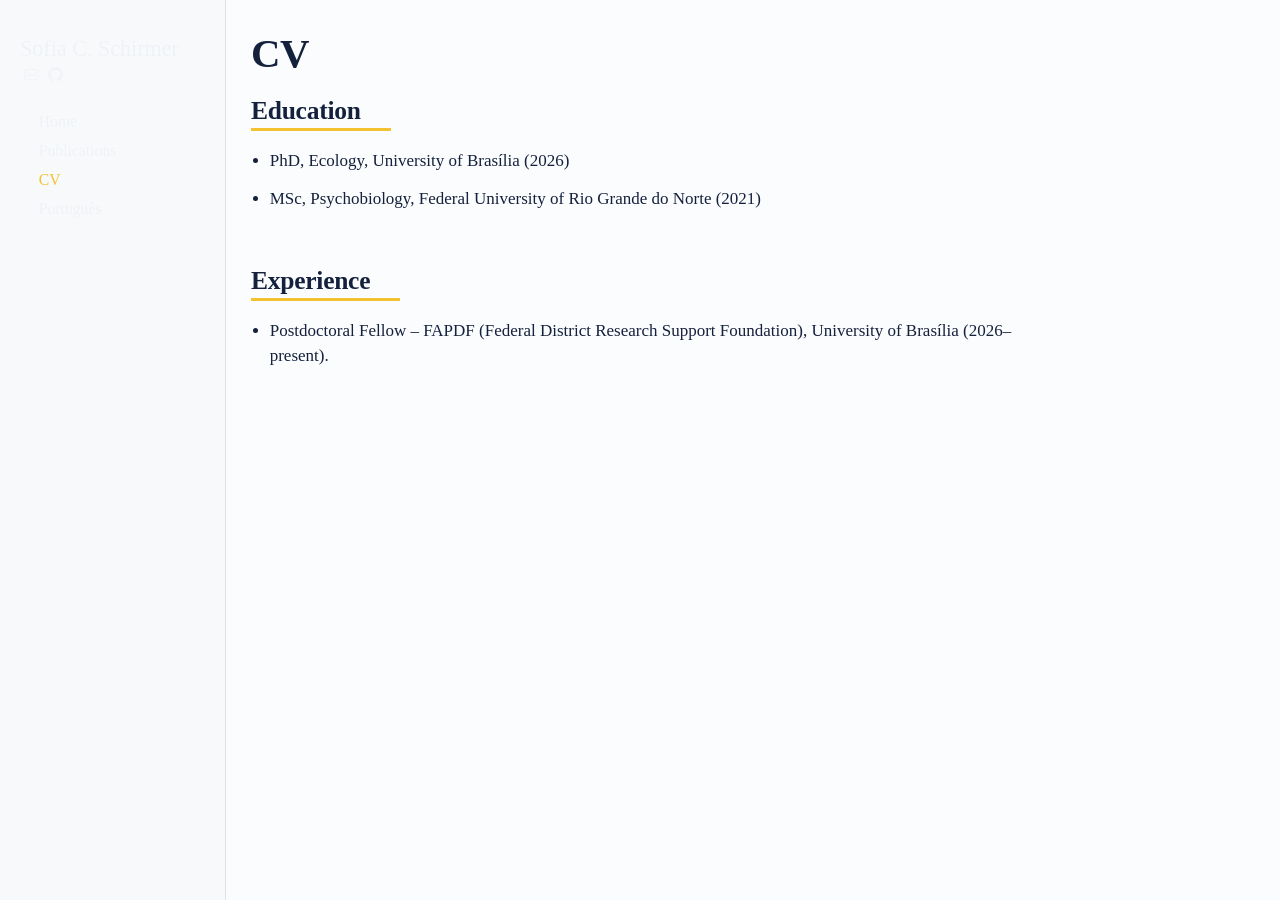
<file: docs/cv.html>
<!DOCTYPE html>
<html xmlns="http://www.w3.org/1999/xhtml" lang="en" xml:lang="en"><head>

<meta charset="utf-8">
<meta name="generator" content="quarto-1.11.9">

<meta name="viewport" content="width=device-width, initial-scale=1.0, user-scalable=yes">


<title>CV – Sofia C. Schirmer</title>
<style>
/* Default styles provided by pandoc.
** See https://pandoc.org/MANUAL.html#variables-for-html for config info.
*/
span.smallcaps{font-variant: small-caps;}
div.columns{display: flex; gap: 1.5em;}
div.column{flex: auto;}
@media screen {
div.columns{gap: min(4vw, 1.5em);}
div.column{overflow-x: auto;}
}
div.hanging-indent{margin-left: 1.5em; text-indent: -1.5em;}
ul.task-list{list-style: none;}
ul.task-list li input[type="checkbox"] {
  width: 0.8em;
  margin: 0 0.8em 0.2em -1em; /* quarto-specific, see https://github.com/quarto-dev/quarto-cli/issues/4556 */ 
  vertical-align: middle;
}
</style>


<script src="site_libs/quarto-nav/quarto-nav.js"></script>
<script src="site_libs/quarto-nav/headroom.min.js"></script>
<script src="site_libs/clipboard/clipboard.min.js"></script>
<script src="site_libs/quarto-search/autocomplete.umd.js"></script>
<script src="site_libs/quarto-search/fuse.min.js"></script>
<script src="site_libs/quarto-search/quarto-search.js"></script>
<meta name="quarto:offset" content="./">
<script src="site_libs/quarto-html/quarto.js" type="module"></script>
<script src="site_libs/quarto-html/tabsets/tabsets.js" type="module"></script>
<script src="site_libs/quarto-html/scrollable-regions/scrollable-regions.js" type="module"></script>
<script src="site_libs/quarto-html/popper.min.js"></script>
<script src="site_libs/quarto-html/tippy.umd.min.js"></script>
<script src="site_libs/quarto-html/anchor.min.js"></script>
<link href="site_libs/quarto-html/tippy.css" rel="stylesheet">
<link href="site_libs/quarto-html/quarto-syntax-highlighting-63b5708e65d6cd79cd7618c58d0c21e7.css" rel="stylesheet" id="quarto-text-highlighting-styles">
<script src="site_libs/bootstrap/bootstrap.min.js"></script>
<link href="site_libs/bootstrap/bootstrap-icons.css" rel="stylesheet">
<link href="site_libs/bootstrap/bootstrap-c7cb74a7fc3b10920d560ed4a58be051.min.css" rel="stylesheet" append-hash="true" id="quarto-bootstrap" data-mode="light">
<script id="quarto-search-options" type="application/json">{
  "location": "sidebar",
  "copy-button": false,
  "collapse-after": 3,
  "panel-placement": "start",
  "type": "textbox",
  "limit": 50,
  "keyboard-shortcut": [
    "f",
    "/",
    "s"
  ],
  "show-item-context": false,
  "language": {
    "search-no-results-text": "No results",
    "search-matching-documents-text": "matching documents",
    "search-copy-link-title": "Copy link to search",
    "search-hide-matches-text": "Hide additional matches",
    "search-more-match-text": "more match in this document",
    "search-more-matches-text": "more matches in this document",
    "search-clear-button-title": "Clear",
    "search-text-placeholder": "",
    "search-detached-cancel-button-title": "Cancel",
    "search-submit-button-title": "Submit",
    "search-label": "Search"
  }
}</script>


</head>

<body class="nav-sidebar docked fullcontent quarto-light"><a id="quarto-skip-link" class="visually-hidden-focusable" href="#quarto-document-content">Skip to main content</a>

<div id="quarto-search-results"></div>
  <header id="quarto-header" class="headroom fixed-top">
  <nav class="quarto-secondary-nav" aria-label="Toolbar">
    <div class="container-fluid d-flex">
      <button type="button" class="quarto-btn-toggle btn" data-bs-toggle="collapse" role="button" data-bs-target=".quarto-sidebar-collapse-item" aria-controls="quarto-sidebar" aria-expanded="false" aria-label="Toggle sidebar navigation" onclick="if (window.quartoToggleHeadroom) { window.quartoToggleHeadroom(); }">
        <i class="bi bi-layout-text-sidebar-reverse"></i>
      </button>
        <nav class="quarto-page-breadcrumbs" aria-label="Breadcrumbs"><ol class="breadcrumb"><li class="breadcrumb-item"><a href="./cv.html">CV</a></li></ol></nav>
        <a class="flex-grow-1" data-bs-toggle="collapse" data-bs-target=".quarto-sidebar-collapse-item" onclick="if (window.quartoToggleHeadroom) { window.quartoToggleHeadroom(); }">      
        </a>
    </div>
  </nav>
</header>
<!-- content -->
<div id="quarto-content" class="quarto-container page-columns page-rows-contents page-layout-article">
<!-- sidebar -->
  <nav id="quarto-sidebar" class="sidebar collapse collapse-horizontal quarto-sidebar-collapse-item sidebar-navigation docked overflow-auto" aria-label="Site">
    <div class="pt-lg-2 mt-2 text-left sidebar-header">
    <div class="sidebar-title mb-0 py-0">
      <a href="./">Sofia C. Schirmer</a> 
        <div class="sidebar-tools-main">
    <a href="mailto:sofiaschirmer@gmail.com" title="" class="quarto-navigation-tool px-1" aria-label=""><i class="bi bi-envelope"></i></a>
    <a href="https://github.com/sofiaschirmer" title="" class="quarto-navigation-tool px-1" aria-label=""><i class="bi bi-github"></i></a>
</div>
    </div>
      </div>
    <div class="sidebar-menu-container"> 
    <ul class="list-unstyled mt-1">
        <li class="sidebar-item">
  <div class="sidebar-item-container"> 
  <a href="./index.html" class="sidebar-item-text sidebar-link">
 <span class="menu-text">Home</span></a>
  </div>
</li>
        <li class="sidebar-item">
  <div class="sidebar-item-container"> 
  <a href="./publications.html" class="sidebar-item-text sidebar-link">
 <span class="menu-text">Publications</span></a>
  </div>
</li>
        <li class="sidebar-item">
  <div class="sidebar-item-container"> 
  <a href="./cv.html" class="sidebar-item-text sidebar-link active">
 <span class="menu-text">CV</span></a>
  </div>
</li>
        <li class="sidebar-item">
  <div class="sidebar-item-container"> 
  <a href="./pt/index.html" class="sidebar-item-text sidebar-link">
 <span class="menu-text">Português</span></a>
  </div>
</li>
    </ul>
    </div>
</nav>
<div id="quarto-sidebar-glass" class="quarto-sidebar-collapse-item" data-bs-toggle="collapse" data-bs-target=".quarto-sidebar-collapse-item"></div>
<!-- margin-sidebar -->
    
<!-- main -->
<main class="content" id="quarto-document-content" tabindex="-1">

<header id="title-block-header" class="quarto-title-block default">
<div class="quarto-title">
<h1 class="title">CV</h1>
</div>



<div class="quarto-title-meta">

    
  
    
  </div>
  


</header>


<section id="education" class="level2">
<h2 class="anchored" data-anchor-id="education">Education</h2>
<ul>
<li>PhD, Ecology, University of Brasília (2026)</li>
<li>MSc, Psychobiology, Federal University of Rio Grande do Norte (2021)</li>
</ul>
</section>
<section id="experience" class="level2">
<h2 class="anchored" data-anchor-id="experience">Experience</h2>
<ul>
<li>Postdoctoral Fellow – FAPDF (Federal District Research Support Foundation), University of Brasília (2026–present).</li>
</ul>


</section>

</main> <!-- /main -->
<script id="quarto-html-after-body" type="application/javascript">
  window.document.addEventListener("DOMContentLoaded", function (event) {
    const icon = "";
    const anchorJS = new window.AnchorJS();
    anchorJS.options = {
      placement: 'right',
      icon: icon
    };
    anchorJS.add('.anchored');
    const isCodeAnnotation = (el) => {
      for (const clz of el.classList) {
        if (clz.startsWith('code-annotation-')) {                     
          return true;
        }
      }
      return false;
    }
    const onCopySuccess = function(e) {
      // button target
      const button = e.trigger;
      // don't keep focus
      button.blur();
      // flash "checked"
      button.classList.add('code-copy-button-checked');
      var currentTitle = button.getAttribute("title");
      button.setAttribute("title", "Copied!");
      let tooltip;
      if (window.bootstrap) {
        button.setAttribute("data-bs-toggle", "tooltip");
        button.setAttribute("data-bs-placement", "left");
        button.setAttribute("data-bs-title", "Copied!");
        tooltip = new bootstrap.Tooltip(button, 
          { trigger: "manual", 
            customClass: "code-copy-button-tooltip",
            offset: [0, -8]});
        tooltip.show();    
      }
      setTimeout(function() {
        if (tooltip) {
          tooltip.hide();
          button.removeAttribute("data-bs-title");
          button.removeAttribute("data-bs-toggle");
          button.removeAttribute("data-bs-placement");
        }
        button.setAttribute("title", currentTitle);
        button.classList.remove('code-copy-button-checked');
      }, 1000);
      // clear code selection
      e.clearSelection();
    }
    const getTextToCopy = function(trigger) {
      const outerScaffold = trigger.parentElement.cloneNode(true);
      const codeEl = outerScaffold.querySelector('code');
      for (const childEl of codeEl.children) {
        if (isCodeAnnotation(childEl)) {
          childEl.remove();
        }
      }
      return codeEl.innerText;
    }
    const clipboard = new window.ClipboardJS('.code-copy-button:not([data-in-quarto-modal])', {
      text: getTextToCopy
    });
    clipboard.on('success', onCopySuccess);
    if (window.document.getElementById('quarto-embedded-source-code-modal')) {
      const clipboardModal = new window.ClipboardJS('.code-copy-button[data-in-quarto-modal]', {
        text: getTextToCopy,
        container: window.document.getElementById('quarto-embedded-source-code-modal')
      });
      clipboardModal.on('success', onCopySuccess);
    }
      var localhostRegex = new RegExp(/^(?:http|https):\/\/localhost\:?[0-9]*\//);
      var mailtoRegex = new RegExp(/^mailto:/);
        var filterRegex = new RegExp('/' + window.location.host + '/');
      var isInternal = (href) => {
          return filterRegex.test(href) || localhostRegex.test(href) || mailtoRegex.test(href);
      }
      // Inspect non-navigation links and adorn them if external
      window.quartoDecorateExternalLinks = function (root) {
     var links = (root || window.document).querySelectorAll('a[href]:not(.nav-link):not(.navbar-brand):not(.toc-action):not(.sidebar-link):not(.sidebar-item-toggle):not(.pagination-link):not(.no-external):not([aria-hidden]):not(.dropdown-item):not(.quarto-navigation-tool):not(.about-link)');
      for (var i=0; i<links.length; i++) {
        const link = links[i];
        if (!isInternal(link.href)) {
          // undo the damage that might have been done by quarto-nav.js in the case of
          // links that we want to consider external
          if (link.dataset.originalHref !== undefined) {
            link.href = link.dataset.originalHref;
          }
          if (!link.classList.contains('no-external-icon')) {
          }
        }
      }
      };
      window.quartoDecorateExternalLinks(window.document);
    // Esc closes the popup (WCAG 1.4.13) and focus leaving both trigger and
    // popup closes it (WCAG 2.4.11); tippy handles neither for interactive popups.
    const hideOnEscAndFocusOut = {
      name: 'hideOnEscAndFocusOut',
      defaultValue: true,
      fn(instance) {
        const dismiss = () => {
          // A show scheduled by the trigger delay would otherwise reopen it
          instance.clearDelayTimeouts();
          instance.hide();
        };
        const onKeyDown = (event) => {
          if (event.key !== 'Escape') {
            return;
          }
          // Keep Esc from also reaching page handlers (e.g. reveal.js overview),
          // except an open reveal.js slide menu, which Esc should close too.
          // The menu handles keys only when its keyboard option is on.
          const menuHandlesEsc = window.Reveal?.getPlugin?.('menu')?.isOpen() &&
            window.Reveal.getConfig().menu?.keyboard !== false;
          if (!menuHandlesEsc) {
            event.stopPropagation();
          }
          if (instance.popper.contains(window.document.activeElement)) {
            // Disabled while refocusing so the focus trigger does not reopen it
            instance.disable();
            instance.reference.focus();
            instance.enable();
          }
          dismiss();
        };
        const onFocusOut = (event) => {
          const target = event.relatedTarget;
          if (target && !instance.reference.contains(target) &&
              !instance.popper.contains(target)) {
            dismiss();
          }
        };
        // On the trigger too: a click trigger (code-annotations: select) has no
        // blur handling. Attached for the instance's lifetime so leaving the
        // trigger also cancels a show still pending on the trigger delay.
        instance.reference.addEventListener('focusout', onFocusOut);
        return {
          onShow() {
            window.document.addEventListener('keydown', onKeyDown, true);
            instance.popper.addEventListener('focusout', onFocusOut);
          },
          onHide() {
            window.document.removeEventListener('keydown', onKeyDown, true);
            instance.popper.removeEventListener('focusout', onFocusOut);
          },
          onDestroy() {
            instance.reference.removeEventListener('focusout', onFocusOut);
          },
        };
      },
    };
    function tippyHover(el, contentFn, onTriggerFn, onUntriggerFn) {
      const config = {
        allowHTML: true,
        maxWidth: 500,
        delay: 100,
        arrow: false,
        appendTo: function(el) {
            return el.parentElement;
        },
        interactive: true,
        interactiveBorder: 10,
        theme: 'quarto',
        placement: 'bottom-start',
        plugins: [hideOnEscAndFocusOut],
      };
      if (contentFn) {
        config.content = contentFn;
      }
      if (onTriggerFn) {
        config.onTrigger = onTriggerFn;
      }
      if (onUntriggerFn) {
        config.onUntrigger = onUntriggerFn;
      }
      window.tippy(el, config); 
    }
    const noterefs = window.document.querySelectorAll('a[role="doc-noteref"]');
    for (var i=0; i<noterefs.length; i++) {
      const ref = noterefs[i];
      tippyHover(ref, function() {
        // use id or data attribute instead here
        let href = ref.getAttribute('data-footnote-href') || ref.getAttribute('href');
        try { href = new URL(href).hash; } catch {}
        const id = href.replace(/^#\/?/, "");
        const note = window.document.getElementById(id);
        if (note) {
          return note.innerHTML;
        } else {
          return "";
        }
      });
    }
    const xrefs = window.document.querySelectorAll('a.quarto-xref');
    const processXRef = (id, note) => {
      // Strip column container classes
      const stripColumnClz = (el) => {
        el.classList.remove("page-full", "page-columns");
        if (el.children) {
          for (const child of el.children) {
            stripColumnClz(child);
          }
        }
      }
      stripColumnClz(note)
      if (id === null || id.startsWith('sec-')) {
        // Special case sections, only their first couple elements
        const container = document.createElement("div");
        if (note.children && note.children.length > 2) {
          container.appendChild(note.children[0].cloneNode(true));
          for (let i = 1; i < note.children.length; i++) {
            const child = note.children[i];
            if (child.tagName === "P" && child.innerText === "") {
              continue;
            } else {
              container.appendChild(child.cloneNode(true));
              break;
            }
          }
          if (window.Quarto?.typesetMath) {
            window.Quarto.typesetMath(container);
          }
          return container.innerHTML
        } else {
          if (window.Quarto?.typesetMath) {
            window.Quarto.typesetMath(note);
          }
          return note.innerHTML;
        }
      } else {
        // Remove any anchor links if they are present
        const anchorLink = note.querySelector('a.anchorjs-link');
        if (anchorLink) {
          anchorLink.remove();
        }
        if (window.Quarto?.typesetMath) {
          window.Quarto.typesetMath(note);
        }
        if (note.classList.contains("callout")) {
          return note.outerHTML;
        } else {
          return note.innerHTML;
        }
      }
    }
    for (var i=0; i<xrefs.length; i++) {
      const xref = xrefs[i];
      tippyHover(xref, undefined, function(instance) {
        instance.disable();
        let url = xref.getAttribute('href');
        let hash = undefined; 
        if (url.startsWith('#')) {
          hash = url;
        } else {
          try { hash = new URL(url).hash; } catch {}
        }
        if (hash) {
          const id = hash.replace(/^#\/?/, "");
          const note = window.document.getElementById(id);
          if (note !== null) {
            try {
              const html = processXRef(id, note.cloneNode(true));
              instance.setContent(html);
            } finally {
              instance.enable();
              instance.show();
            }
          } else {
            // See if we can fetch this
            fetch(url.split('#')[0])
            .then(res => res.text())
            .then(html => {
              const parser = new DOMParser();
              const htmlDoc = parser.parseFromString(html, "text/html");
              const note = htmlDoc.getElementById(id);
              if (note !== null) {
                const html = processXRef(id, note);
                instance.setContent(html);
              } 
            }).finally(() => {
              instance.enable();
              instance.show();
            });
          }
        } else {
          // See if we can fetch a full url (with no hash to target)
          // This is a special case and we should probably do some content thinning / targeting
          fetch(url)
          .then(res => res.text())
          .then(html => {
            const parser = new DOMParser();
            const htmlDoc = parser.parseFromString(html, "text/html");
            const note = htmlDoc.querySelector('main.content');
            if (note !== null) {
              // This should only happen for chapter cross references
              // (since there is no id in the URL)
              // remove the first header
              if (note.children.length > 0 && note.children[0].tagName === "HEADER") {
                note.children[0].remove();
              }
              const html = processXRef(null, note);
              instance.setContent(html);
            } 
          }).finally(() => {
            instance.enable();
            instance.show();
          });
        }
      }, function(instance) {
      });
    }
        let selectedAnnoteEl;
        const selectorForAnnotation = ( cell, annotation) => {
          let cellAttr = 'data-code-cell="' + cell + '"';
          let lineAttr = 'data-code-annotation="' +  annotation + '"';
          const selector = 'span[' + cellAttr + '][' + lineAttr + ']';
          return selector;
        }
        const selectCodeLines = (annoteEl) => {
          const doc = window.document;
          const targetCell = annoteEl.getAttribute("data-target-cell");
          const targetAnnotation = annoteEl.getAttribute("data-target-annotation");
          const annoteSpan = window.document.querySelector(selectorForAnnotation(targetCell, targetAnnotation));
          const lines = annoteSpan.getAttribute("data-code-lines").split(",");
          const lineIds = lines.map((line) => {
            return targetCell + "-" + line;
          })
          // Each band is positioned against its own containing block, which is
          // not the offsetParent of the lines, so place it from client rects.
          const placeBand = (band, firstEl, lastEl, codeBlock) => {
            const container = band.offsetParent;
            if (container === null) {
              return;
            }
            const containerRect = container.getBoundingClientRect();
            // Reveal.js scales slides with a transform, so convert client
            // pixels back to the CSS pixels of the container.
            const scale = containerRect.height / container.offsetHeight || 1;
            const firstRect = firstEl.getBoundingClientRect();
            const lastRect = lastEl.getBoundingClientRect();
            const top = (firstRect.top - containerRect.top) / scale - container.clientTop + container.scrollTop;
            const height = (lastRect.bottom - firstRect.top) / scale;
            band.style.top = top - 2 + "px";
            band.style.height = height + 4 + "px";
            if (codeBlock) {
              // Without the copy button wrapper, the containing block is wider
              // than the code block, so span the code block explicitly.
              const blockRect = codeBlock.getBoundingClientRect();
              band.style.left = (blockRect.left - containerRect.left) / scale - container.clientLeft + container.scrollLeft + "px";
              band.style.width = blockRect.width / scale + "px";
            }
          };
          if (lineIds.length > 0) {
            const el = window.document.getElementById(lineIds[0]);
            const lastEl = window.document.getElementById(lineIds[lineIds.length - 1]);
            const parent = el.parentElement.parentElement;
            // cook up a div (if necessary) and position it
            let div = window.document.getElementById("code-annotation-line-highlight");
            if (div === null) {
              div = window.document.createElement("div");
              div.setAttribute("id", "code-annotation-line-highlight");
              div.style.position = 'absolute';
              parent.appendChild(div);
            }
            placeBand(div, el, lastEl, parent.closest("div.sourceCode") || parent);
            let gutterDiv = window.document.getElementById("code-annotation-line-highlight-gutter");
            if (gutterDiv === null) {
              gutterDiv = window.document.createElement("div");
              gutterDiv.setAttribute("id", "code-annotation-line-highlight-gutter");
              gutterDiv.style.position = 'absolute';
              const codeCell = window.document.getElementById(targetCell);
              const gutter = codeCell.querySelector('.code-annotation-gutter');
              gutter.appendChild(gutterDiv);
            }
            placeBand(gutterDiv, el, lastEl);
            selectedAnnoteEl = annoteEl;
          }
        };
        const unselectCodeLines = () => {
          const elementsIds = ["code-annotation-line-highlight", "code-annotation-line-highlight-gutter"];
          elementsIds.forEach((elId) => {
            const div = window.document.getElementById(elId);
            if (div) {
              div.remove();
            }
          });
          selectedAnnoteEl = undefined;
        };
          // Handle positioning of the toggle
      window.addEventListener(
        "resize",
        throttle(() => {
          elRect = undefined;
          if (selectedAnnoteEl) {
            selectCodeLines(selectedAnnoteEl);
          }
        }, 10)
      );
      function throttle(fn, ms) {
      let throttle = false;
      let timer;
        return (...args) => {
          if(!throttle) { // first call gets through
              fn.apply(this, args);
              throttle = true;
          } else { // all the others get throttled
              if(timer) clearTimeout(timer); // cancel #2
              timer = setTimeout(() => {
                fn.apply(this, args);
                timer = throttle = false;
              }, ms);
          }
        };
      }
        // Attach click handler to the DT
        const annoteDls = window.document.querySelectorAll('dt[data-target-cell]');
        for (const annoteDlNode of annoteDls) {
          annoteDlNode.addEventListener('click', (event) => {
            const clickedEl = event.target;
            if (clickedEl !== selectedAnnoteEl) {
              unselectCodeLines();
              const activeEl = window.document.querySelector('dt[data-target-cell].code-annotation-active');
              if (activeEl) {
                activeEl.classList.remove('code-annotation-active');
              }
              selectCodeLines(clickedEl);
              clickedEl.classList.add('code-annotation-active');
            } else {
              // Unselect the line
              unselectCodeLines();
              clickedEl.classList.remove('code-annotation-active');
            }
          });
        }
    const findCites = (el) => {
      const parentEl = el.parentElement;
      if (parentEl) {
        const cites = parentEl.dataset.cites;
        if (cites) {
          return {
            el,
            cites: cites.split(' ')
          };
        } else {
          return findCites(el.parentElement)
        }
      } else {
        return undefined;
      }
    };
    var bibliorefs = window.document.querySelectorAll('a[role="doc-biblioref"]');
    for (var i=0; i<bibliorefs.length; i++) {
      const ref = bibliorefs[i];
      const citeInfo = findCites(ref);
      if (citeInfo) {
        tippyHover(citeInfo.el, function() {
          var popup = window.document.createElement('div');
          citeInfo.cites.forEach(function(cite) {
            var citeDiv = window.document.createElement('div');
            citeDiv.classList.add('hanging-indent');
            citeDiv.classList.add('csl-entry');
            var biblioDiv = window.document.getElementById('ref-' + cite);
            if (biblioDiv) {
              citeDiv.innerHTML = biblioDiv.innerHTML;
            }
            popup.appendChild(citeDiv);
          });
          return popup.innerHTML;
        });
      }
    }
  });
  </script>
  <script type="application/javascript">
  window.quartoScrollableRegionsLabels = {"code":"Scrollable code","output":"Scrollable output"};
  </script>
</div> <!-- /content -->




</body></html>
</file>
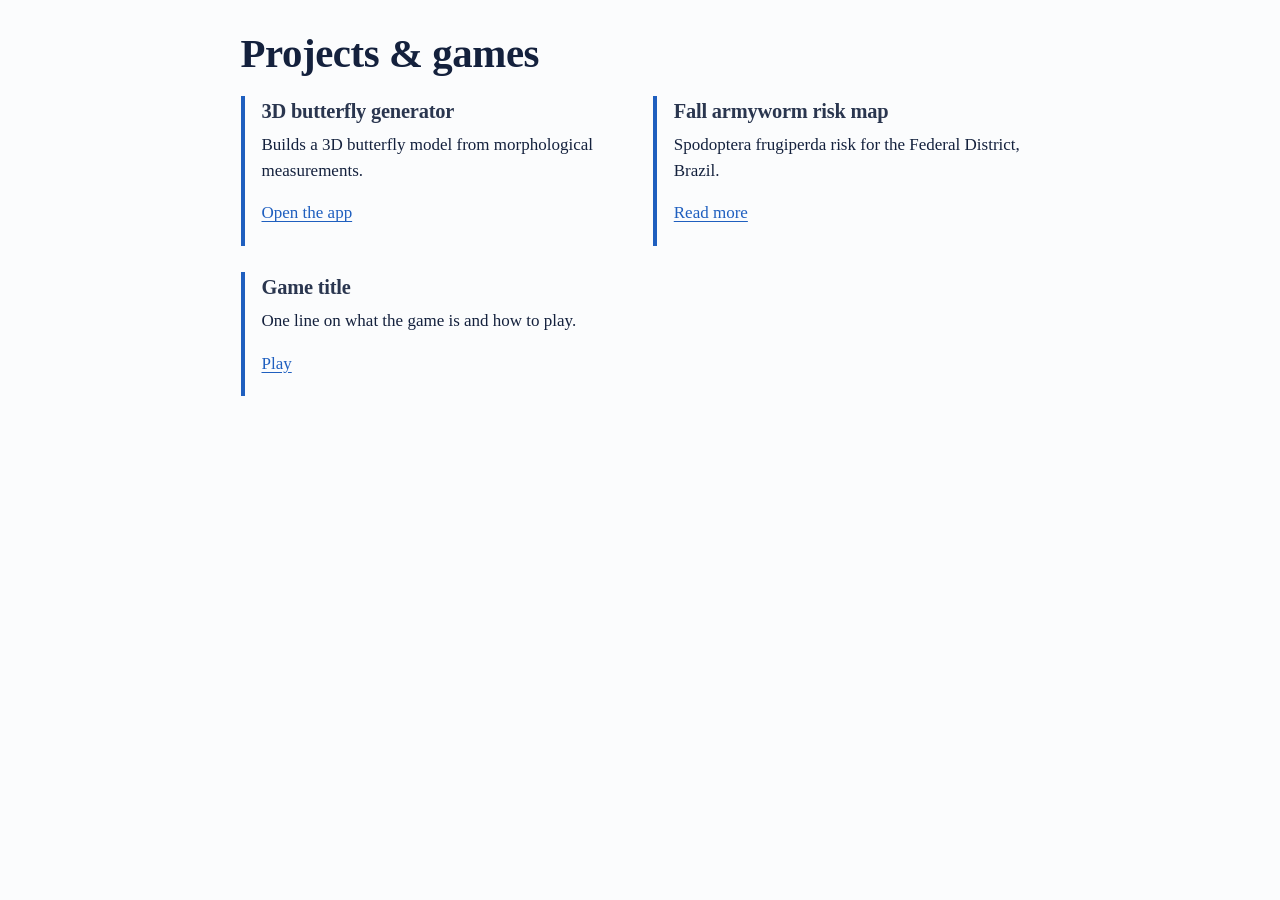
<file: docs/projects.html>
<!DOCTYPE html>
<html xmlns="http://www.w3.org/1999/xhtml" lang="en" xml:lang="en"><head>

<meta charset="utf-8">
<meta name="generator" content="quarto-1.11.9">

<meta name="viewport" content="width=device-width, initial-scale=1.0, user-scalable=yes">


<title>Projects &amp; games – Sofia C. Schirmer</title>
<style>
/* Default styles provided by pandoc.
** See https://pandoc.org/MANUAL.html#variables-for-html for config info.
*/
span.smallcaps{font-variant: small-caps;}
div.columns{display: flex; gap: 1.5em;}
div.column{flex: auto;}
@media screen {
div.columns{gap: min(4vw, 1.5em);}
div.column{overflow-x: auto;}
}
div.hanging-indent{margin-left: 1.5em; text-indent: -1.5em;}
ul.task-list{list-style: none;}
ul.task-list li input[type="checkbox"] {
  width: 0.8em;
  margin: 0 0.8em 0.2em -1em; /* quarto-specific, see https://github.com/quarto-dev/quarto-cli/issues/4556 */ 
  vertical-align: middle;
}
</style>


<script src="site_libs/quarto-nav/quarto-nav.js"></script>
<script src="site_libs/quarto-nav/headroom.min.js"></script>
<script src="site_libs/clipboard/clipboard.min.js"></script>
<script src="site_libs/quarto-search/autocomplete.umd.js"></script>
<script src="site_libs/quarto-search/fuse.min.js"></script>
<script src="site_libs/quarto-search/quarto-search.js"></script>
<meta name="quarto:offset" content="./">
<script src="site_libs/quarto-html/quarto.js" type="module"></script>
<script src="site_libs/quarto-html/tabsets/tabsets.js" type="module"></script>
<script src="site_libs/quarto-html/scrollable-regions/scrollable-regions.js" type="module"></script>
<script src="site_libs/quarto-html/popper.min.js"></script>
<script src="site_libs/quarto-html/tippy.umd.min.js"></script>
<script src="site_libs/quarto-html/anchor.min.js"></script>
<link href="site_libs/quarto-html/tippy.css" rel="stylesheet">
<link href="site_libs/quarto-html/quarto-syntax-highlighting-63b5708e65d6cd79cd7618c58d0c21e7.css" rel="stylesheet" id="quarto-text-highlighting-styles">
<script src="site_libs/bootstrap/bootstrap.min.js"></script>
<link href="site_libs/bootstrap/bootstrap-icons.css" rel="stylesheet">
<link href="site_libs/bootstrap/bootstrap-c7cb74a7fc3b10920d560ed4a58be051.min.css" rel="stylesheet" append-hash="true" id="quarto-bootstrap" data-mode="light">
<script id="quarto-search-options" type="application/json">{
  "location": "sidebar",
  "copy-button": false,
  "collapse-after": 3,
  "panel-placement": "start",
  "type": "textbox",
  "limit": 50,
  "keyboard-shortcut": [
    "f",
    "/",
    "s"
  ],
  "show-item-context": false,
  "language": {
    "search-no-results-text": "No results",
    "search-matching-documents-text": "matching documents",
    "search-copy-link-title": "Copy link to search",
    "search-hide-matches-text": "Hide additional matches",
    "search-more-match-text": "more match in this document",
    "search-more-matches-text": "more matches in this document",
    "search-clear-button-title": "Clear",
    "search-text-placeholder": "",
    "search-detached-cancel-button-title": "Cancel",
    "search-submit-button-title": "Submit",
    "search-label": "Search"
  }
}</script>


</head>

<body class="fullcontent quarto-light"><a id="quarto-skip-link" class="visually-hidden-focusable" href="#quarto-document-content">Skip to main content</a>

<div id="quarto-search-results"></div>
<!-- content -->
<div id="quarto-content" class="quarto-container page-columns page-rows-contents page-layout-article">
<!-- sidebar -->
<!-- margin-sidebar -->
    
<!-- main -->
<main class="content" id="quarto-document-content" tabindex="-1">

<header id="title-block-header" class="quarto-title-block default">
<div class="quarto-title">
<h1 class="title">Projects &amp; games</h1>
</div>



<div class="quarto-title-meta">

    
  
    
  </div>
  


</header>


<div class="grid">
<section id="d-butterfly-generator" class="level3 g-col-12 g-col-md-6 project">
<h3 class="anchored" data-anchor-id="d-butterfly-generator">3D butterfly generator</h3>
<p>Builds a 3D butterfly model from morphological measurements.</p>
<p><a href="https://SEU-USERNAME.github.io/borboleta/">Open the app</a></p>
</section>
<section id="fall-armyworm-risk-map" class="level3 g-col-12 g-col-md-6 project">
<h3 class="anchored" data-anchor-id="fall-armyworm-risk-map">Fall armyworm risk map</h3>
<p>Spodoptera frugiperda risk for the Federal District, Brazil.</p>
<p><a href="#">Read more</a></p>
</section>
<section id="game-title" class="level3 g-col-12 g-col-md-6 project">
<h3 class="anchored" data-anchor-id="game-title">Game title</h3>
<p>One line on what the game is and how to play.</p>
<p><a href="#">Play</a></p>
</section>
</div>



</main> <!-- /main -->
<script id="quarto-html-after-body" type="application/javascript">
  window.document.addEventListener("DOMContentLoaded", function (event) {
    const icon = "";
    const anchorJS = new window.AnchorJS();
    anchorJS.options = {
      placement: 'right',
      icon: icon
    };
    anchorJS.add('.anchored');
    const isCodeAnnotation = (el) => {
      for (const clz of el.classList) {
        if (clz.startsWith('code-annotation-')) {                     
          return true;
        }
      }
      return false;
    }
    const onCopySuccess = function(e) {
      // button target
      const button = e.trigger;
      // don't keep focus
      button.blur();
      // flash "checked"
      button.classList.add('code-copy-button-checked');
      var currentTitle = button.getAttribute("title");
      button.setAttribute("title", "Copied!");
      let tooltip;
      if (window.bootstrap) {
        button.setAttribute("data-bs-toggle", "tooltip");
        button.setAttribute("data-bs-placement", "left");
        button.setAttribute("data-bs-title", "Copied!");
        tooltip = new bootstrap.Tooltip(button, 
          { trigger: "manual", 
            customClass: "code-copy-button-tooltip",
            offset: [0, -8]});
        tooltip.show();    
      }
      setTimeout(function() {
        if (tooltip) {
          tooltip.hide();
          button.removeAttribute("data-bs-title");
          button.removeAttribute("data-bs-toggle");
          button.removeAttribute("data-bs-placement");
        }
        button.setAttribute("title", currentTitle);
        button.classList.remove('code-copy-button-checked');
      }, 1000);
      // clear code selection
      e.clearSelection();
    }
    const getTextToCopy = function(trigger) {
      const outerScaffold = trigger.parentElement.cloneNode(true);
      const codeEl = outerScaffold.querySelector('code');
      for (const childEl of codeEl.children) {
        if (isCodeAnnotation(childEl)) {
          childEl.remove();
        }
      }
      return codeEl.innerText;
    }
    const clipboard = new window.ClipboardJS('.code-copy-button:not([data-in-quarto-modal])', {
      text: getTextToCopy
    });
    clipboard.on('success', onCopySuccess);
    if (window.document.getElementById('quarto-embedded-source-code-modal')) {
      const clipboardModal = new window.ClipboardJS('.code-copy-button[data-in-quarto-modal]', {
        text: getTextToCopy,
        container: window.document.getElementById('quarto-embedded-source-code-modal')
      });
      clipboardModal.on('success', onCopySuccess);
    }
      var localhostRegex = new RegExp(/^(?:http|https):\/\/localhost\:?[0-9]*\//);
      var mailtoRegex = new RegExp(/^mailto:/);
        var filterRegex = new RegExp('/' + window.location.host + '/');
      var isInternal = (href) => {
          return filterRegex.test(href) || localhostRegex.test(href) || mailtoRegex.test(href);
      }
      // Inspect non-navigation links and adorn them if external
      window.quartoDecorateExternalLinks = function (root) {
     var links = (root || window.document).querySelectorAll('a[href]:not(.nav-link):not(.navbar-brand):not(.toc-action):not(.sidebar-link):not(.sidebar-item-toggle):not(.pagination-link):not(.no-external):not([aria-hidden]):not(.dropdown-item):not(.quarto-navigation-tool):not(.about-link)');
      for (var i=0; i<links.length; i++) {
        const link = links[i];
        if (!isInternal(link.href)) {
          // undo the damage that might have been done by quarto-nav.js in the case of
          // links that we want to consider external
          if (link.dataset.originalHref !== undefined) {
            link.href = link.dataset.originalHref;
          }
          if (!link.classList.contains('no-external-icon')) {
          }
        }
      }
      };
      window.quartoDecorateExternalLinks(window.document);
    // Esc closes the popup (WCAG 1.4.13) and focus leaving both trigger and
    // popup closes it (WCAG 2.4.11); tippy handles neither for interactive popups.
    const hideOnEscAndFocusOut = {
      name: 'hideOnEscAndFocusOut',
      defaultValue: true,
      fn(instance) {
        const dismiss = () => {
          // A show scheduled by the trigger delay would otherwise reopen it
          instance.clearDelayTimeouts();
          instance.hide();
        };
        const onKeyDown = (event) => {
          if (event.key !== 'Escape') {
            return;
          }
          // Keep Esc from also reaching page handlers (e.g. reveal.js overview),
          // except an open reveal.js slide menu, which Esc should close too.
          // The menu handles keys only when its keyboard option is on.
          const menuHandlesEsc = window.Reveal?.getPlugin?.('menu')?.isOpen() &&
            window.Reveal.getConfig().menu?.keyboard !== false;
          if (!menuHandlesEsc) {
            event.stopPropagation();
          }
          if (instance.popper.contains(window.document.activeElement)) {
            // Disabled while refocusing so the focus trigger does not reopen it
            instance.disable();
            instance.reference.focus();
            instance.enable();
          }
          dismiss();
        };
        const onFocusOut = (event) => {
          const target = event.relatedTarget;
          if (target && !instance.reference.contains(target) &&
              !instance.popper.contains(target)) {
            dismiss();
          }
        };
        // On the trigger too: a click trigger (code-annotations: select) has no
        // blur handling. Attached for the instance's lifetime so leaving the
        // trigger also cancels a show still pending on the trigger delay.
        instance.reference.addEventListener('focusout', onFocusOut);
        return {
          onShow() {
            window.document.addEventListener('keydown', onKeyDown, true);
            instance.popper.addEventListener('focusout', onFocusOut);
          },
          onHide() {
            window.document.removeEventListener('keydown', onKeyDown, true);
            instance.popper.removeEventListener('focusout', onFocusOut);
          },
          onDestroy() {
            instance.reference.removeEventListener('focusout', onFocusOut);
          },
        };
      },
    };
    function tippyHover(el, contentFn, onTriggerFn, onUntriggerFn) {
      const config = {
        allowHTML: true,
        maxWidth: 500,
        delay: 100,
        arrow: false,
        appendTo: function(el) {
            return el.parentElement;
        },
        interactive: true,
        interactiveBorder: 10,
        theme: 'quarto',
        placement: 'bottom-start',
        plugins: [hideOnEscAndFocusOut],
      };
      if (contentFn) {
        config.content = contentFn;
      }
      if (onTriggerFn) {
        config.onTrigger = onTriggerFn;
      }
      if (onUntriggerFn) {
        config.onUntrigger = onUntriggerFn;
      }
      window.tippy(el, config); 
    }
    const noterefs = window.document.querySelectorAll('a[role="doc-noteref"]');
    for (var i=0; i<noterefs.length; i++) {
      const ref = noterefs[i];
      tippyHover(ref, function() {
        // use id or data attribute instead here
        let href = ref.getAttribute('data-footnote-href') || ref.getAttribute('href');
        try { href = new URL(href).hash; } catch {}
        const id = href.replace(/^#\/?/, "");
        const note = window.document.getElementById(id);
        if (note) {
          return note.innerHTML;
        } else {
          return "";
        }
      });
    }
    const xrefs = window.document.querySelectorAll('a.quarto-xref');
    const processXRef = (id, note) => {
      // Strip column container classes
      const stripColumnClz = (el) => {
        el.classList.remove("page-full", "page-columns");
        if (el.children) {
          for (const child of el.children) {
            stripColumnClz(child);
          }
        }
      }
      stripColumnClz(note)
      if (id === null || id.startsWith('sec-')) {
        // Special case sections, only their first couple elements
        const container = document.createElement("div");
        if (note.children && note.children.length > 2) {
          container.appendChild(note.children[0].cloneNode(true));
          for (let i = 1; i < note.children.length; i++) {
            const child = note.children[i];
            if (child.tagName === "P" && child.innerText === "") {
              continue;
            } else {
              container.appendChild(child.cloneNode(true));
              break;
            }
          }
          if (window.Quarto?.typesetMath) {
            window.Quarto.typesetMath(container);
          }
          return container.innerHTML
        } else {
          if (window.Quarto?.typesetMath) {
            window.Quarto.typesetMath(note);
          }
          return note.innerHTML;
        }
      } else {
        // Remove any anchor links if they are present
        const anchorLink = note.querySelector('a.anchorjs-link');
        if (anchorLink) {
          anchorLink.remove();
        }
        if (window.Quarto?.typesetMath) {
          window.Quarto.typesetMath(note);
        }
        if (note.classList.contains("callout")) {
          return note.outerHTML;
        } else {
          return note.innerHTML;
        }
      }
    }
    for (var i=0; i<xrefs.length; i++) {
      const xref = xrefs[i];
      tippyHover(xref, undefined, function(instance) {
        instance.disable();
        let url = xref.getAttribute('href');
        let hash = undefined; 
        if (url.startsWith('#')) {
          hash = url;
        } else {
          try { hash = new URL(url).hash; } catch {}
        }
        if (hash) {
          const id = hash.replace(/^#\/?/, "");
          const note = window.document.getElementById(id);
          if (note !== null) {
            try {
              const html = processXRef(id, note.cloneNode(true));
              instance.setContent(html);
            } finally {
              instance.enable();
              instance.show();
            }
          } else {
            // See if we can fetch this
            fetch(url.split('#')[0])
            .then(res => res.text())
            .then(html => {
              const parser = new DOMParser();
              const htmlDoc = parser.parseFromString(html, "text/html");
              const note = htmlDoc.getElementById(id);
              if (note !== null) {
                const html = processXRef(id, note);
                instance.setContent(html);
              } 
            }).finally(() => {
              instance.enable();
              instance.show();
            });
          }
        } else {
          // See if we can fetch a full url (with no hash to target)
          // This is a special case and we should probably do some content thinning / targeting
          fetch(url)
          .then(res => res.text())
          .then(html => {
            const parser = new DOMParser();
            const htmlDoc = parser.parseFromString(html, "text/html");
            const note = htmlDoc.querySelector('main.content');
            if (note !== null) {
              // This should only happen for chapter cross references
              // (since there is no id in the URL)
              // remove the first header
              if (note.children.length > 0 && note.children[0].tagName === "HEADER") {
                note.children[0].remove();
              }
              const html = processXRef(null, note);
              instance.setContent(html);
            } 
          }).finally(() => {
            instance.enable();
            instance.show();
          });
        }
      }, function(instance) {
      });
    }
        let selectedAnnoteEl;
        const selectorForAnnotation = ( cell, annotation) => {
          let cellAttr = 'data-code-cell="' + cell + '"';
          let lineAttr = 'data-code-annotation="' +  annotation + '"';
          const selector = 'span[' + cellAttr + '][' + lineAttr + ']';
          return selector;
        }
        const selectCodeLines = (annoteEl) => {
          const doc = window.document;
          const targetCell = annoteEl.getAttribute("data-target-cell");
          const targetAnnotation = annoteEl.getAttribute("data-target-annotation");
          const annoteSpan = window.document.querySelector(selectorForAnnotation(targetCell, targetAnnotation));
          const lines = annoteSpan.getAttribute("data-code-lines").split(",");
          const lineIds = lines.map((line) => {
            return targetCell + "-" + line;
          })
          // Each band is positioned against its own containing block, which is
          // not the offsetParent of the lines, so place it from client rects.
          const placeBand = (band, firstEl, lastEl, codeBlock) => {
            const container = band.offsetParent;
            if (container === null) {
              return;
            }
            const containerRect = container.getBoundingClientRect();
            // Reveal.js scales slides with a transform, so convert client
            // pixels back to the CSS pixels of the container.
            const scale = containerRect.height / container.offsetHeight || 1;
            const firstRect = firstEl.getBoundingClientRect();
            const lastRect = lastEl.getBoundingClientRect();
            const top = (firstRect.top - containerRect.top) / scale - container.clientTop + container.scrollTop;
            const height = (lastRect.bottom - firstRect.top) / scale;
            band.style.top = top - 2 + "px";
            band.style.height = height + 4 + "px";
            if (codeBlock) {
              // Without the copy button wrapper, the containing block is wider
              // than the code block, so span the code block explicitly.
              const blockRect = codeBlock.getBoundingClientRect();
              band.style.left = (blockRect.left - containerRect.left) / scale - container.clientLeft + container.scrollLeft + "px";
              band.style.width = blockRect.width / scale + "px";
            }
          };
          if (lineIds.length > 0) {
            const el = window.document.getElementById(lineIds[0]);
            const lastEl = window.document.getElementById(lineIds[lineIds.length - 1]);
            const parent = el.parentElement.parentElement;
            // cook up a div (if necessary) and position it
            let div = window.document.getElementById("code-annotation-line-highlight");
            if (div === null) {
              div = window.document.createElement("div");
              div.setAttribute("id", "code-annotation-line-highlight");
              div.style.position = 'absolute';
              parent.appendChild(div);
            }
            placeBand(div, el, lastEl, parent.closest("div.sourceCode") || parent);
            let gutterDiv = window.document.getElementById("code-annotation-line-highlight-gutter");
            if (gutterDiv === null) {
              gutterDiv = window.document.createElement("div");
              gutterDiv.setAttribute("id", "code-annotation-line-highlight-gutter");
              gutterDiv.style.position = 'absolute';
              const codeCell = window.document.getElementById(targetCell);
              const gutter = codeCell.querySelector('.code-annotation-gutter');
              gutter.appendChild(gutterDiv);
            }
            placeBand(gutterDiv, el, lastEl);
            selectedAnnoteEl = annoteEl;
          }
        };
        const unselectCodeLines = () => {
          const elementsIds = ["code-annotation-line-highlight", "code-annotation-line-highlight-gutter"];
          elementsIds.forEach((elId) => {
            const div = window.document.getElementById(elId);
            if (div) {
              div.remove();
            }
          });
          selectedAnnoteEl = undefined;
        };
          // Handle positioning of the toggle
      window.addEventListener(
        "resize",
        throttle(() => {
          elRect = undefined;
          if (selectedAnnoteEl) {
            selectCodeLines(selectedAnnoteEl);
          }
        }, 10)
      );
      function throttle(fn, ms) {
      let throttle = false;
      let timer;
        return (...args) => {
          if(!throttle) { // first call gets through
              fn.apply(this, args);
              throttle = true;
          } else { // all the others get throttled
              if(timer) clearTimeout(timer); // cancel #2
              timer = setTimeout(() => {
                fn.apply(this, args);
                timer = throttle = false;
              }, ms);
          }
        };
      }
        // Attach click handler to the DT
        const annoteDls = window.document.querySelectorAll('dt[data-target-cell]');
        for (const annoteDlNode of annoteDls) {
          annoteDlNode.addEventListener('click', (event) => {
            const clickedEl = event.target;
            if (clickedEl !== selectedAnnoteEl) {
              unselectCodeLines();
              const activeEl = window.document.querySelector('dt[data-target-cell].code-annotation-active');
              if (activeEl) {
                activeEl.classList.remove('code-annotation-active');
              }
              selectCodeLines(clickedEl);
              clickedEl.classList.add('code-annotation-active');
            } else {
              // Unselect the line
              unselectCodeLines();
              clickedEl.classList.remove('code-annotation-active');
            }
          });
        }
    const findCites = (el) => {
      const parentEl = el.parentElement;
      if (parentEl) {
        const cites = parentEl.dataset.cites;
        if (cites) {
          return {
            el,
            cites: cites.split(' ')
          };
        } else {
          return findCites(el.parentElement)
        }
      } else {
        return undefined;
      }
    };
    var bibliorefs = window.document.querySelectorAll('a[role="doc-biblioref"]');
    for (var i=0; i<bibliorefs.length; i++) {
      const ref = bibliorefs[i];
      const citeInfo = findCites(ref);
      if (citeInfo) {
        tippyHover(citeInfo.el, function() {
          var popup = window.document.createElement('div');
          citeInfo.cites.forEach(function(cite) {
            var citeDiv = window.document.createElement('div');
            citeDiv.classList.add('hanging-indent');
            citeDiv.classList.add('csl-entry');
            var biblioDiv = window.document.getElementById('ref-' + cite);
            if (biblioDiv) {
              citeDiv.innerHTML = biblioDiv.innerHTML;
            }
            popup.appendChild(citeDiv);
          });
          return popup.innerHTML;
        });
      }
    }
  });
  </script>
  <script type="application/javascript">
  window.quartoScrollableRegionsLabels = {"code":"Scrollable code","output":"Scrollable output"};
  </script>
</div> <!-- /content -->




</body></html>
</file>
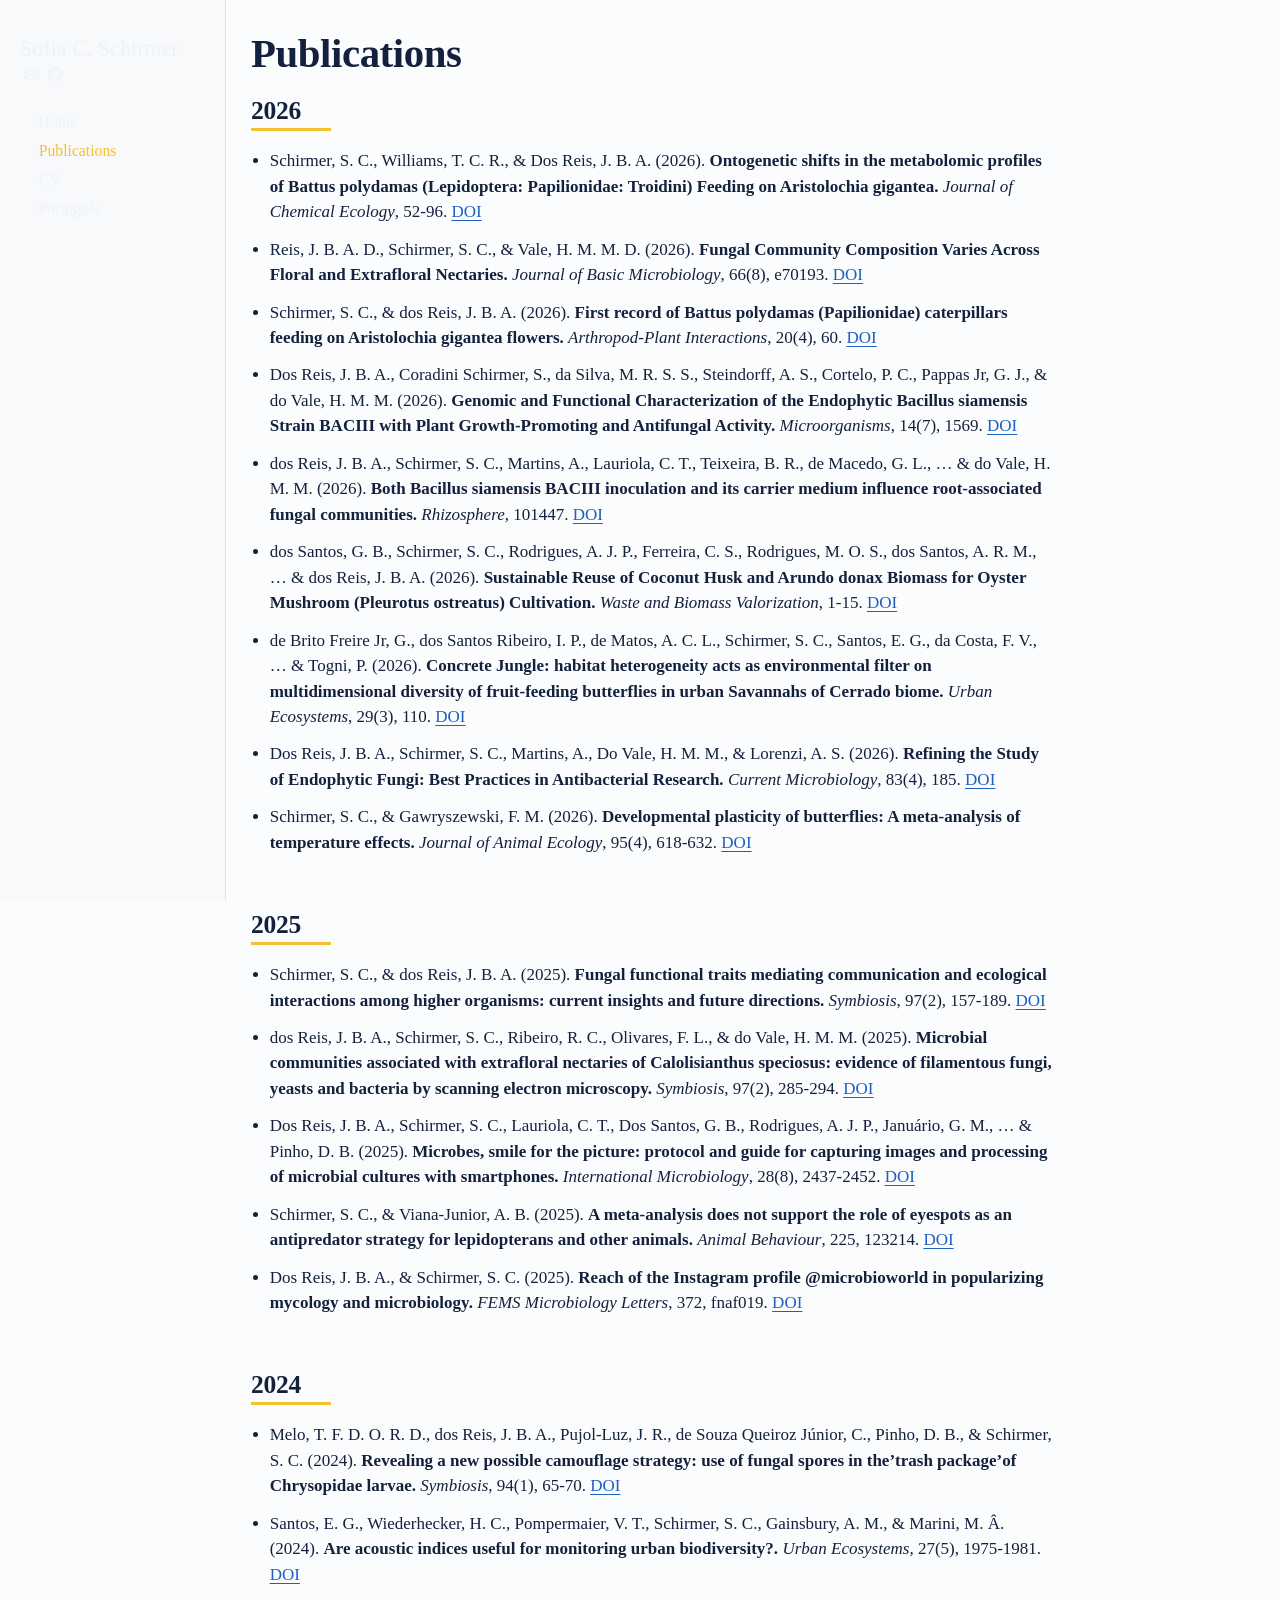
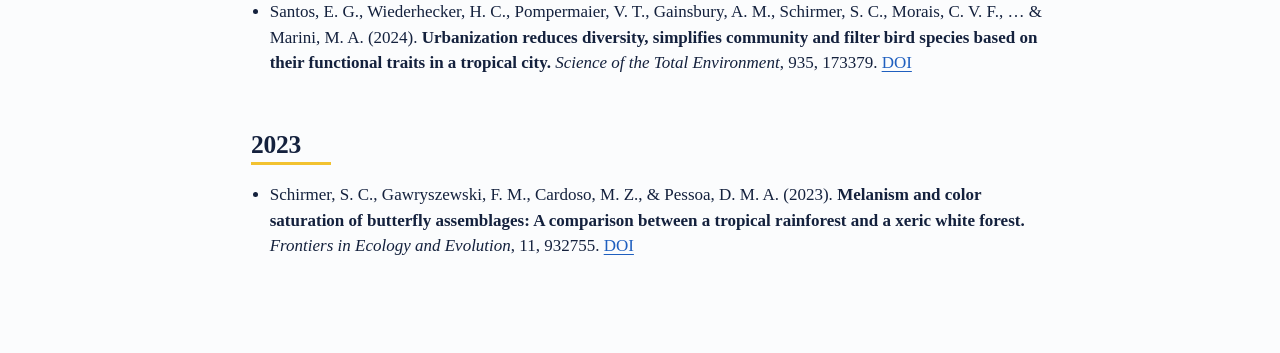
<file: docs/publications.html>
<!DOCTYPE html>
<html xmlns="http://www.w3.org/1999/xhtml" lang="en" xml:lang="en"><head>

<meta charset="utf-8">
<meta name="generator" content="quarto-1.11.9">

<meta name="viewport" content="width=device-width, initial-scale=1.0, user-scalable=yes">


<title>Publications – Sofia C. Schirmer</title>
<style>
/* Default styles provided by pandoc.
** See https://pandoc.org/MANUAL.html#variables-for-html for config info.
*/
span.smallcaps{font-variant: small-caps;}
div.columns{display: flex; gap: 1.5em;}
div.column{flex: auto;}
@media screen {
div.columns{gap: min(4vw, 1.5em);}
div.column{overflow-x: auto;}
}
div.hanging-indent{margin-left: 1.5em; text-indent: -1.5em;}
ul.task-list{list-style: none;}
ul.task-list li input[type="checkbox"] {
  width: 0.8em;
  margin: 0 0.8em 0.2em -1em; /* quarto-specific, see https://github.com/quarto-dev/quarto-cli/issues/4556 */ 
  vertical-align: middle;
}
</style>


<script src="site_libs/quarto-nav/quarto-nav.js"></script>
<script src="site_libs/quarto-nav/headroom.min.js"></script>
<script src="site_libs/clipboard/clipboard.min.js"></script>
<script src="site_libs/quarto-search/autocomplete.umd.js"></script>
<script src="site_libs/quarto-search/fuse.min.js"></script>
<script src="site_libs/quarto-search/quarto-search.js"></script>
<meta name="quarto:offset" content="./">
<script src="site_libs/quarto-html/quarto.js" type="module"></script>
<script src="site_libs/quarto-html/tabsets/tabsets.js" type="module"></script>
<script src="site_libs/quarto-html/scrollable-regions/scrollable-regions.js" type="module"></script>
<script src="site_libs/quarto-html/popper.min.js"></script>
<script src="site_libs/quarto-html/tippy.umd.min.js"></script>
<script src="site_libs/quarto-html/anchor.min.js"></script>
<link href="site_libs/quarto-html/tippy.css" rel="stylesheet">
<link href="site_libs/quarto-html/quarto-syntax-highlighting-63b5708e65d6cd79cd7618c58d0c21e7.css" rel="stylesheet" id="quarto-text-highlighting-styles">
<script src="site_libs/bootstrap/bootstrap.min.js"></script>
<link href="site_libs/bootstrap/bootstrap-icons.css" rel="stylesheet">
<link href="site_libs/bootstrap/bootstrap-c7cb74a7fc3b10920d560ed4a58be051.min.css" rel="stylesheet" append-hash="true" id="quarto-bootstrap" data-mode="light">
<script id="quarto-search-options" type="application/json">{
  "location": "sidebar",
  "copy-button": false,
  "collapse-after": 3,
  "panel-placement": "start",
  "type": "textbox",
  "limit": 50,
  "keyboard-shortcut": [
    "f",
    "/",
    "s"
  ],
  "show-item-context": false,
  "language": {
    "search-no-results-text": "No results",
    "search-matching-documents-text": "matching documents",
    "search-copy-link-title": "Copy link to search",
    "search-hide-matches-text": "Hide additional matches",
    "search-more-match-text": "more match in this document",
    "search-more-matches-text": "more matches in this document",
    "search-clear-button-title": "Clear",
    "search-text-placeholder": "",
    "search-detached-cancel-button-title": "Cancel",
    "search-submit-button-title": "Submit",
    "search-label": "Search"
  }
}</script>


</head>

<body class="nav-sidebar docked fullcontent quarto-light"><a id="quarto-skip-link" class="visually-hidden-focusable" href="#quarto-document-content">Skip to main content</a>

<div id="quarto-search-results"></div>
  <header id="quarto-header" class="headroom fixed-top">
  <nav class="quarto-secondary-nav" aria-label="Toolbar">
    <div class="container-fluid d-flex">
      <button type="button" class="quarto-btn-toggle btn" data-bs-toggle="collapse" role="button" data-bs-target=".quarto-sidebar-collapse-item" aria-controls="quarto-sidebar" aria-expanded="false" aria-label="Toggle sidebar navigation" onclick="if (window.quartoToggleHeadroom) { window.quartoToggleHeadroom(); }">
        <i class="bi bi-layout-text-sidebar-reverse"></i>
      </button>
        <nav class="quarto-page-breadcrumbs" aria-label="Breadcrumbs"><ol class="breadcrumb"><li class="breadcrumb-item"><a href="./publications.html">Publications</a></li></ol></nav>
        <a class="flex-grow-1" data-bs-toggle="collapse" data-bs-target=".quarto-sidebar-collapse-item" onclick="if (window.quartoToggleHeadroom) { window.quartoToggleHeadroom(); }">      
        </a>
    </div>
  </nav>
</header>
<!-- content -->
<div id="quarto-content" class="quarto-container page-columns page-rows-contents page-layout-article">
<!-- sidebar -->
  <nav id="quarto-sidebar" class="sidebar collapse collapse-horizontal quarto-sidebar-collapse-item sidebar-navigation docked overflow-auto" aria-label="Site">
    <div class="pt-lg-2 mt-2 text-left sidebar-header">
    <div class="sidebar-title mb-0 py-0">
      <a href="./">Sofia C. Schirmer</a> 
        <div class="sidebar-tools-main">
    <a href="mailto:sofiaschirmer@gmail.com" title="" class="quarto-navigation-tool px-1" aria-label=""><i class="bi bi-envelope"></i></a>
    <a href="https://github.com/sofiaschirmer" title="" class="quarto-navigation-tool px-1" aria-label=""><i class="bi bi-github"></i></a>
</div>
    </div>
      </div>
    <div class="sidebar-menu-container"> 
    <ul class="list-unstyled mt-1">
        <li class="sidebar-item">
  <div class="sidebar-item-container"> 
  <a href="./index.html" class="sidebar-item-text sidebar-link">
 <span class="menu-text">Home</span></a>
  </div>
</li>
        <li class="sidebar-item">
  <div class="sidebar-item-container"> 
  <a href="./publications.html" class="sidebar-item-text sidebar-link active">
 <span class="menu-text">Publications</span></a>
  </div>
</li>
        <li class="sidebar-item">
  <div class="sidebar-item-container"> 
  <a href="./cv.html" class="sidebar-item-text sidebar-link">
 <span class="menu-text">CV</span></a>
  </div>
</li>
        <li class="sidebar-item">
  <div class="sidebar-item-container"> 
  <a href="./pt/index.html" class="sidebar-item-text sidebar-link">
 <span class="menu-text">Português</span></a>
  </div>
</li>
    </ul>
    </div>
</nav>
<div id="quarto-sidebar-glass" class="quarto-sidebar-collapse-item" data-bs-toggle="collapse" data-bs-target=".quarto-sidebar-collapse-item"></div>
<!-- margin-sidebar -->
    
<!-- main -->
<main class="content" id="quarto-document-content" tabindex="-1">

<header id="title-block-header" class="quarto-title-block default">
<div class="quarto-title">
<h1 class="title">Publications</h1>
</div>



<div class="quarto-title-meta">

    
  
    
  </div>
  


</header>


<section id="section" class="level2">
<h2 class="anchored" data-anchor-id="section">2026</h2>
<ul>
<li>Schirmer, S. C., Williams, T. C. R., &amp; Dos Reis, J. B. A. (2026). <strong>Ontogenetic shifts in the metabolomic profiles of Battus polydamas (Lepidoptera: Papilionidae: Troidini) Feeding on Aristolochia gigantea.</strong> <em>Journal of Chemical Ecology</em>, 52-96. <a href="https://doi.org/10.1007/s10886-026-01769-5">DOI</a></li>
<li>Reis, J. B. A. D., Schirmer, S. C., &amp; Vale, H. M. M. D. (2026). <strong>Fungal Community Composition Varies Across Floral and Extrafloral Nectaries.</strong> <em>Journal of Basic Microbiology</em>, 66(8), e70193. <a href="https://doi.org/10.1002/jobm.70193">DOI</a></li>
<li>Schirmer, S. C., &amp; dos Reis, J. B. A. (2026). <strong>First record of Battus polydamas (Papilionidae) caterpillars feeding on Aristolochia gigantea flowers.</strong> <em>Arthropod-Plant Interactions</em>, 20(4), 60. <a href="https://doi.org/10.1007/s11829-026-10271-4">DOI</a></li>
<li>Dos Reis, J. B. A., Coradini Schirmer, S., da Silva, M. R. S. S., Steindorff, A. S., Cortelo, P. C., Pappas Jr, G. J., &amp; do Vale, H. M. M. (2026). <strong>Genomic and Functional Characterization of the Endophytic Bacillus siamensis Strain BACIII with Plant Growth-Promoting and Antifungal Activity.</strong> <em>Microorganisms</em>, 14(7), 1569. <a href="https://doi.org/10.3390/microorganisms14071569">DOI</a></li>
<li>dos Reis, J. B. A., Schirmer, S. C., Martins, A., Lauriola, C. T., Teixeira, B. R., de Macedo, G. L., … &amp; do Vale, H. M. M. (2026). <strong>Both Bacillus siamensis BACIII inoculation and its carrier medium influence root-associated fungal communities.</strong> <em>Rhizosphere</em>, 101447. <a href="https://doi.org/10.1016/j.rhisph.2026.101447">DOI</a></li>
<li>dos Santos, G. B., Schirmer, S. C., Rodrigues, A. J. P., Ferreira, C. S., Rodrigues, M. O. S., dos Santos, A. R. M., … &amp; dos Reis, J. B. A. (2026). <strong>Sustainable Reuse of Coconut Husk and Arundo donax Biomass for Oyster Mushroom (Pleurotus ostreatus) Cultivation.</strong> <em>Waste and Biomass Valorization</em>, 1-15. <a href="https://doi.org/10.1007/s12649-026-03612-0">DOI</a></li>
<li>de Brito Freire Jr, G., dos Santos Ribeiro, I. P., de Matos, A. C. L., Schirmer, S. C., Santos, E. G., da Costa, F. V., … &amp; Togni, P. (2026). <strong>Concrete Jungle: habitat heterogeneity acts as environmental filter on multidimensional diversity of fruit-feeding butterflies in urban Savannahs of Cerrado biome.</strong> <em>Urban Ecosystems</em>, 29(3), 110. <a href="https://doi.org/10.1007/s11252-026-01951-3">DOI</a></li>
<li>Dos Reis, J. B. A., Schirmer, S. C., Martins, A., Do Vale, H. M. M., &amp; Lorenzi, A. S. (2026). <strong>Refining the Study of Endophytic Fungi: Best Practices in Antibacterial Research.</strong> <em>Current Microbiology</em>, 83(4), 185. <a href="https://doi.org/10.1007/s00284-026-04779-4">DOI</a></li>
<li>Schirmer, S. C., &amp; Gawryszewski, F. M. (2026). <strong>Developmental plasticity of butterflies: A meta‐analysis of temperature effects.</strong> <em>Journal of Animal Ecology</em>, 95(4), 618-632. <a href="https://doi.org/10.1007/s11252-026-01951-3">DOI</a></li>
</ul>
</section>
<section id="section-1" class="level2">
<h2 class="anchored" data-anchor-id="section-1">2025</h2>
<ul>
<li>Schirmer, S. C., &amp; dos Reis, J. B. A. (2025). <strong>Fungal functional traits mediating communication and ecological interactions among higher organisms: current insights and future directions.</strong> <em>Symbiosis</em>, 97(2), 157-189. <a href="https://doi.org/10.1007/s13199-025-01089-4">DOI</a></li>
<li>dos Reis, J. B. A., Schirmer, S. C., Ribeiro, R. C., Olivares, F. L., &amp; do Vale, H. M. M. (2025). <strong>Microbial communities associated with extrafloral nectaries of Calolisianthus speciosus: evidence of filamentous fungi, yeasts and bacteria by scanning electron microscopy.</strong> <em>Symbiosis</em>, 97(2), 285-294. <a href="https://doi.org/10.1007/s13199-025-01085-8">DOI</a></li>
<li>Dos Reis, J. B. A., Schirmer, S. C., Lauriola, C. T., Dos Santos, G. B., Rodrigues, A. J. P., Januário, G. M., … &amp; Pinho, D. B. (2025). <strong>Microbes, smile for the picture: protocol and guide for capturing images and processing of microbial cultures with smartphones.</strong> <em>International Microbiology</em>, 28(8), 2437-2452. <a href="https://doi.org/10.1007/s10123-025-00701-3">DOI</a></li>
<li>Schirmer, S. C., &amp; Viana-Junior, A. B. (2025). <strong>A meta-analysis does not support the role of eyespots as an antipredator strategy for lepidopterans and other animals.</strong> <em>Animal Behaviour</em>, 225, 123214. <a href="https://doi.org/10.1016/j.anbehav.2025.123214">DOI</a></li>
<li>Dos Reis, J. B. A., &amp; Schirmer, S. C. (2025). <strong>Reach of the Instagram profile @microbioworld in popularizing mycology and microbiology.</strong> <em>FEMS Microbiology Letters</em>, 372, fnaf019. <a href="https://doi.org/10.1093/femsle/fnaf019">DOI</a></li>
</ul>
</section>
<section id="section-2" class="level2">
<h2 class="anchored" data-anchor-id="section-2">2024</h2>
<ul>
<li>Melo, T. F. D. O. R. D., dos Reis, J. B. A., Pujol-Luz, J. R., de Souza Queiroz Júnior, C., Pinho, D. B., &amp; Schirmer, S. C. (2024). <strong>Revealing a new possible camouflage strategy: use of fungal spores in the’trash package’of Chrysopidae larvae.</strong> <em>Symbiosis</em>, 94(1), 65-70. <a href="https://doi.org/10.1007/s13199-024-01014-1">DOI</a></li>
<li>Santos, E. G., Wiederhecker, H. C., Pompermaier, V. T., Schirmer, S. C., Gainsbury, A. M., &amp; Marini, M. Â. (2024). <strong>Are acoustic indices useful for monitoring urban biodiversity?.</strong> <em>Urban Ecosystems</em>, 27(5), 1975-1981. <a href="https://doi.org/10.1007/s11252-024-01567-5">DOI</a></li>
<li>Santos, E. G., Wiederhecker, H. C., Pompermaier, V. T., Gainsbury, A. M., Schirmer, S. C., Morais, C. V. F., … &amp; Marini, M. A. (2024). <strong>Urbanization reduces diversity, simplifies community and filter bird species based on their functional traits in a tropical city.</strong> <em>Science of the Total Environment</em>, 935, 173379. <a href="https://doi.org/10.1016/j.scitotenv.2024.173379">DOI</a></li>
</ul>
</section>
<section id="section-3" class="level2">
<h2 class="anchored" data-anchor-id="section-3">2023</h2>
<ul>
<li>Schirmer, S. C., Gawryszewski, F. M., Cardoso, M. Z., &amp; Pessoa, D. M. A. (2023). <strong>Melanism and color saturation of butterfly assemblages: A comparison between a tropical rainforest and a xeric white forest.</strong> <em>Frontiers in Ecology and Evolution</em>, 11, 932755. <a href="https://doi.org/10.3389/fevo.2023.932755">DOI</a></li>
</ul>


</section>

</main> <!-- /main -->
<script id="quarto-html-after-body" type="application/javascript">
  window.document.addEventListener("DOMContentLoaded", function (event) {
    const icon = "";
    const anchorJS = new window.AnchorJS();
    anchorJS.options = {
      placement: 'right',
      icon: icon
    };
    anchorJS.add('.anchored');
    const isCodeAnnotation = (el) => {
      for (const clz of el.classList) {
        if (clz.startsWith('code-annotation-')) {                     
          return true;
        }
      }
      return false;
    }
    const onCopySuccess = function(e) {
      // button target
      const button = e.trigger;
      // don't keep focus
      button.blur();
      // flash "checked"
      button.classList.add('code-copy-button-checked');
      var currentTitle = button.getAttribute("title");
      button.setAttribute("title", "Copied!");
      let tooltip;
      if (window.bootstrap) {
        button.setAttribute("data-bs-toggle", "tooltip");
        button.setAttribute("data-bs-placement", "left");
        button.setAttribute("data-bs-title", "Copied!");
        tooltip = new bootstrap.Tooltip(button, 
          { trigger: "manual", 
            customClass: "code-copy-button-tooltip",
            offset: [0, -8]});
        tooltip.show();    
      }
      setTimeout(function() {
        if (tooltip) {
          tooltip.hide();
          button.removeAttribute("data-bs-title");
          button.removeAttribute("data-bs-toggle");
          button.removeAttribute("data-bs-placement");
        }
        button.setAttribute("title", currentTitle);
        button.classList.remove('code-copy-button-checked');
      }, 1000);
      // clear code selection
      e.clearSelection();
    }
    const getTextToCopy = function(trigger) {
      const outerScaffold = trigger.parentElement.cloneNode(true);
      const codeEl = outerScaffold.querySelector('code');
      for (const childEl of codeEl.children) {
        if (isCodeAnnotation(childEl)) {
          childEl.remove();
        }
      }
      return codeEl.innerText;
    }
    const clipboard = new window.ClipboardJS('.code-copy-button:not([data-in-quarto-modal])', {
      text: getTextToCopy
    });
    clipboard.on('success', onCopySuccess);
    if (window.document.getElementById('quarto-embedded-source-code-modal')) {
      const clipboardModal = new window.ClipboardJS('.code-copy-button[data-in-quarto-modal]', {
        text: getTextToCopy,
        container: window.document.getElementById('quarto-embedded-source-code-modal')
      });
      clipboardModal.on('success', onCopySuccess);
    }
      var localhostRegex = new RegExp(/^(?:http|https):\/\/localhost\:?[0-9]*\//);
      var mailtoRegex = new RegExp(/^mailto:/);
        var filterRegex = new RegExp('/' + window.location.host + '/');
      var isInternal = (href) => {
          return filterRegex.test(href) || localhostRegex.test(href) || mailtoRegex.test(href);
      }
      // Inspect non-navigation links and adorn them if external
      window.quartoDecorateExternalLinks = function (root) {
     var links = (root || window.document).querySelectorAll('a[href]:not(.nav-link):not(.navbar-brand):not(.toc-action):not(.sidebar-link):not(.sidebar-item-toggle):not(.pagination-link):not(.no-external):not([aria-hidden]):not(.dropdown-item):not(.quarto-navigation-tool):not(.about-link)');
      for (var i=0; i<links.length; i++) {
        const link = links[i];
        if (!isInternal(link.href)) {
          // undo the damage that might have been done by quarto-nav.js in the case of
          // links that we want to consider external
          if (link.dataset.originalHref !== undefined) {
            link.href = link.dataset.originalHref;
          }
          if (!link.classList.contains('no-external-icon')) {
          }
        }
      }
      };
      window.quartoDecorateExternalLinks(window.document);
    // Esc closes the popup (WCAG 1.4.13) and focus leaving both trigger and
    // popup closes it (WCAG 2.4.11); tippy handles neither for interactive popups.
    const hideOnEscAndFocusOut = {
      name: 'hideOnEscAndFocusOut',
      defaultValue: true,
      fn(instance) {
        const dismiss = () => {
          // A show scheduled by the trigger delay would otherwise reopen it
          instance.clearDelayTimeouts();
          instance.hide();
        };
        const onKeyDown = (event) => {
          if (event.key !== 'Escape') {
            return;
          }
          // Keep Esc from also reaching page handlers (e.g. reveal.js overview),
          // except an open reveal.js slide menu, which Esc should close too.
          // The menu handles keys only when its keyboard option is on.
          const menuHandlesEsc = window.Reveal?.getPlugin?.('menu')?.isOpen() &&
            window.Reveal.getConfig().menu?.keyboard !== false;
          if (!menuHandlesEsc) {
            event.stopPropagation();
          }
          if (instance.popper.contains(window.document.activeElement)) {
            // Disabled while refocusing so the focus trigger does not reopen it
            instance.disable();
            instance.reference.focus();
            instance.enable();
          }
          dismiss();
        };
        const onFocusOut = (event) => {
          const target = event.relatedTarget;
          if (target && !instance.reference.contains(target) &&
              !instance.popper.contains(target)) {
            dismiss();
          }
        };
        // On the trigger too: a click trigger (code-annotations: select) has no
        // blur handling. Attached for the instance's lifetime so leaving the
        // trigger also cancels a show still pending on the trigger delay.
        instance.reference.addEventListener('focusout', onFocusOut);
        return {
          onShow() {
            window.document.addEventListener('keydown', onKeyDown, true);
            instance.popper.addEventListener('focusout', onFocusOut);
          },
          onHide() {
            window.document.removeEventListener('keydown', onKeyDown, true);
            instance.popper.removeEventListener('focusout', onFocusOut);
          },
          onDestroy() {
            instance.reference.removeEventListener('focusout', onFocusOut);
          },
        };
      },
    };
    function tippyHover(el, contentFn, onTriggerFn, onUntriggerFn) {
      const config = {
        allowHTML: true,
        maxWidth: 500,
        delay: 100,
        arrow: false,
        appendTo: function(el) {
            return el.parentElement;
        },
        interactive: true,
        interactiveBorder: 10,
        theme: 'quarto',
        placement: 'bottom-start',
        plugins: [hideOnEscAndFocusOut],
      };
      if (contentFn) {
        config.content = contentFn;
      }
      if (onTriggerFn) {
        config.onTrigger = onTriggerFn;
      }
      if (onUntriggerFn) {
        config.onUntrigger = onUntriggerFn;
      }
      window.tippy(el, config); 
    }
    const noterefs = window.document.querySelectorAll('a[role="doc-noteref"]');
    for (var i=0; i<noterefs.length; i++) {
      const ref = noterefs[i];
      tippyHover(ref, function() {
        // use id or data attribute instead here
        let href = ref.getAttribute('data-footnote-href') || ref.getAttribute('href');
        try { href = new URL(href).hash; } catch {}
        const id = href.replace(/^#\/?/, "");
        const note = window.document.getElementById(id);
        if (note) {
          return note.innerHTML;
        } else {
          return "";
        }
      });
    }
    const xrefs = window.document.querySelectorAll('a.quarto-xref');
    const processXRef = (id, note) => {
      // Strip column container classes
      const stripColumnClz = (el) => {
        el.classList.remove("page-full", "page-columns");
        if (el.children) {
          for (const child of el.children) {
            stripColumnClz(child);
          }
        }
      }
      stripColumnClz(note)
      if (id === null || id.startsWith('sec-')) {
        // Special case sections, only their first couple elements
        const container = document.createElement("div");
        if (note.children && note.children.length > 2) {
          container.appendChild(note.children[0].cloneNode(true));
          for (let i = 1; i < note.children.length; i++) {
            const child = note.children[i];
            if (child.tagName === "P" && child.innerText === "") {
              continue;
            } else {
              container.appendChild(child.cloneNode(true));
              break;
            }
          }
          if (window.Quarto?.typesetMath) {
            window.Quarto.typesetMath(container);
          }
          return container.innerHTML
        } else {
          if (window.Quarto?.typesetMath) {
            window.Quarto.typesetMath(note);
          }
          return note.innerHTML;
        }
      } else {
        // Remove any anchor links if they are present
        const anchorLink = note.querySelector('a.anchorjs-link');
        if (anchorLink) {
          anchorLink.remove();
        }
        if (window.Quarto?.typesetMath) {
          window.Quarto.typesetMath(note);
        }
        if (note.classList.contains("callout")) {
          return note.outerHTML;
        } else {
          return note.innerHTML;
        }
      }
    }
    for (var i=0; i<xrefs.length; i++) {
      const xref = xrefs[i];
      tippyHover(xref, undefined, function(instance) {
        instance.disable();
        let url = xref.getAttribute('href');
        let hash = undefined; 
        if (url.startsWith('#')) {
          hash = url;
        } else {
          try { hash = new URL(url).hash; } catch {}
        }
        if (hash) {
          const id = hash.replace(/^#\/?/, "");
          const note = window.document.getElementById(id);
          if (note !== null) {
            try {
              const html = processXRef(id, note.cloneNode(true));
              instance.setContent(html);
            } finally {
              instance.enable();
              instance.show();
            }
          } else {
            // See if we can fetch this
            fetch(url.split('#')[0])
            .then(res => res.text())
            .then(html => {
              const parser = new DOMParser();
              const htmlDoc = parser.parseFromString(html, "text/html");
              const note = htmlDoc.getElementById(id);
              if (note !== null) {
                const html = processXRef(id, note);
                instance.setContent(html);
              } 
            }).finally(() => {
              instance.enable();
              instance.show();
            });
          }
        } else {
          // See if we can fetch a full url (with no hash to target)
          // This is a special case and we should probably do some content thinning / targeting
          fetch(url)
          .then(res => res.text())
          .then(html => {
            const parser = new DOMParser();
            const htmlDoc = parser.parseFromString(html, "text/html");
            const note = htmlDoc.querySelector('main.content');
            if (note !== null) {
              // This should only happen for chapter cross references
              // (since there is no id in the URL)
              // remove the first header
              if (note.children.length > 0 && note.children[0].tagName === "HEADER") {
                note.children[0].remove();
              }
              const html = processXRef(null, note);
              instance.setContent(html);
            } 
          }).finally(() => {
            instance.enable();
            instance.show();
          });
        }
      }, function(instance) {
      });
    }
        let selectedAnnoteEl;
        const selectorForAnnotation = ( cell, annotation) => {
          let cellAttr = 'data-code-cell="' + cell + '"';
          let lineAttr = 'data-code-annotation="' +  annotation + '"';
          const selector = 'span[' + cellAttr + '][' + lineAttr + ']';
          return selector;
        }
        const selectCodeLines = (annoteEl) => {
          const doc = window.document;
          const targetCell = annoteEl.getAttribute("data-target-cell");
          const targetAnnotation = annoteEl.getAttribute("data-target-annotation");
          const annoteSpan = window.document.querySelector(selectorForAnnotation(targetCell, targetAnnotation));
          const lines = annoteSpan.getAttribute("data-code-lines").split(",");
          const lineIds = lines.map((line) => {
            return targetCell + "-" + line;
          })
          // Each band is positioned against its own containing block, which is
          // not the offsetParent of the lines, so place it from client rects.
          const placeBand = (band, firstEl, lastEl, codeBlock) => {
            const container = band.offsetParent;
            if (container === null) {
              return;
            }
            const containerRect = container.getBoundingClientRect();
            // Reveal.js scales slides with a transform, so convert client
            // pixels back to the CSS pixels of the container.
            const scale = containerRect.height / container.offsetHeight || 1;
            const firstRect = firstEl.getBoundingClientRect();
            const lastRect = lastEl.getBoundingClientRect();
            const top = (firstRect.top - containerRect.top) / scale - container.clientTop + container.scrollTop;
            const height = (lastRect.bottom - firstRect.top) / scale;
            band.style.top = top - 2 + "px";
            band.style.height = height + 4 + "px";
            if (codeBlock) {
              // Without the copy button wrapper, the containing block is wider
              // than the code block, so span the code block explicitly.
              const blockRect = codeBlock.getBoundingClientRect();
              band.style.left = (blockRect.left - containerRect.left) / scale - container.clientLeft + container.scrollLeft + "px";
              band.style.width = blockRect.width / scale + "px";
            }
          };
          if (lineIds.length > 0) {
            const el = window.document.getElementById(lineIds[0]);
            const lastEl = window.document.getElementById(lineIds[lineIds.length - 1]);
            const parent = el.parentElement.parentElement;
            // cook up a div (if necessary) and position it
            let div = window.document.getElementById("code-annotation-line-highlight");
            if (div === null) {
              div = window.document.createElement("div");
              div.setAttribute("id", "code-annotation-line-highlight");
              div.style.position = 'absolute';
              parent.appendChild(div);
            }
            placeBand(div, el, lastEl, parent.closest("div.sourceCode") || parent);
            let gutterDiv = window.document.getElementById("code-annotation-line-highlight-gutter");
            if (gutterDiv === null) {
              gutterDiv = window.document.createElement("div");
              gutterDiv.setAttribute("id", "code-annotation-line-highlight-gutter");
              gutterDiv.style.position = 'absolute';
              const codeCell = window.document.getElementById(targetCell);
              const gutter = codeCell.querySelector('.code-annotation-gutter');
              gutter.appendChild(gutterDiv);
            }
            placeBand(gutterDiv, el, lastEl);
            selectedAnnoteEl = annoteEl;
          }
        };
        const unselectCodeLines = () => {
          const elementsIds = ["code-annotation-line-highlight", "code-annotation-line-highlight-gutter"];
          elementsIds.forEach((elId) => {
            const div = window.document.getElementById(elId);
            if (div) {
              div.remove();
            }
          });
          selectedAnnoteEl = undefined;
        };
          // Handle positioning of the toggle
      window.addEventListener(
        "resize",
        throttle(() => {
          elRect = undefined;
          if (selectedAnnoteEl) {
            selectCodeLines(selectedAnnoteEl);
          }
        }, 10)
      );
      function throttle(fn, ms) {
      let throttle = false;
      let timer;
        return (...args) => {
          if(!throttle) { // first call gets through
              fn.apply(this, args);
              throttle = true;
          } else { // all the others get throttled
              if(timer) clearTimeout(timer); // cancel #2
              timer = setTimeout(() => {
                fn.apply(this, args);
                timer = throttle = false;
              }, ms);
          }
        };
      }
        // Attach click handler to the DT
        const annoteDls = window.document.querySelectorAll('dt[data-target-cell]');
        for (const annoteDlNode of annoteDls) {
          annoteDlNode.addEventListener('click', (event) => {
            const clickedEl = event.target;
            if (clickedEl !== selectedAnnoteEl) {
              unselectCodeLines();
              const activeEl = window.document.querySelector('dt[data-target-cell].code-annotation-active');
              if (activeEl) {
                activeEl.classList.remove('code-annotation-active');
              }
              selectCodeLines(clickedEl);
              clickedEl.classList.add('code-annotation-active');
            } else {
              // Unselect the line
              unselectCodeLines();
              clickedEl.classList.remove('code-annotation-active');
            }
          });
        }
    const findCites = (el) => {
      const parentEl = el.parentElement;
      if (parentEl) {
        const cites = parentEl.dataset.cites;
        if (cites) {
          return {
            el,
            cites: cites.split(' ')
          };
        } else {
          return findCites(el.parentElement)
        }
      } else {
        return undefined;
      }
    };
    var bibliorefs = window.document.querySelectorAll('a[role="doc-biblioref"]');
    for (var i=0; i<bibliorefs.length; i++) {
      const ref = bibliorefs[i];
      const citeInfo = findCites(ref);
      if (citeInfo) {
        tippyHover(citeInfo.el, function() {
          var popup = window.document.createElement('div');
          citeInfo.cites.forEach(function(cite) {
            var citeDiv = window.document.createElement('div');
            citeDiv.classList.add('hanging-indent');
            citeDiv.classList.add('csl-entry');
            var biblioDiv = window.document.getElementById('ref-' + cite);
            if (biblioDiv) {
              citeDiv.innerHTML = biblioDiv.innerHTML;
            }
            popup.appendChild(citeDiv);
          });
          return popup.innerHTML;
        });
      }
    }
  });
  </script>
  <script type="application/javascript">
  window.quartoScrollableRegionsLabels = {"code":"Scrollable code","output":"Scrollable output"};
  </script>
</div> <!-- /content -->




</body></html>
</file>
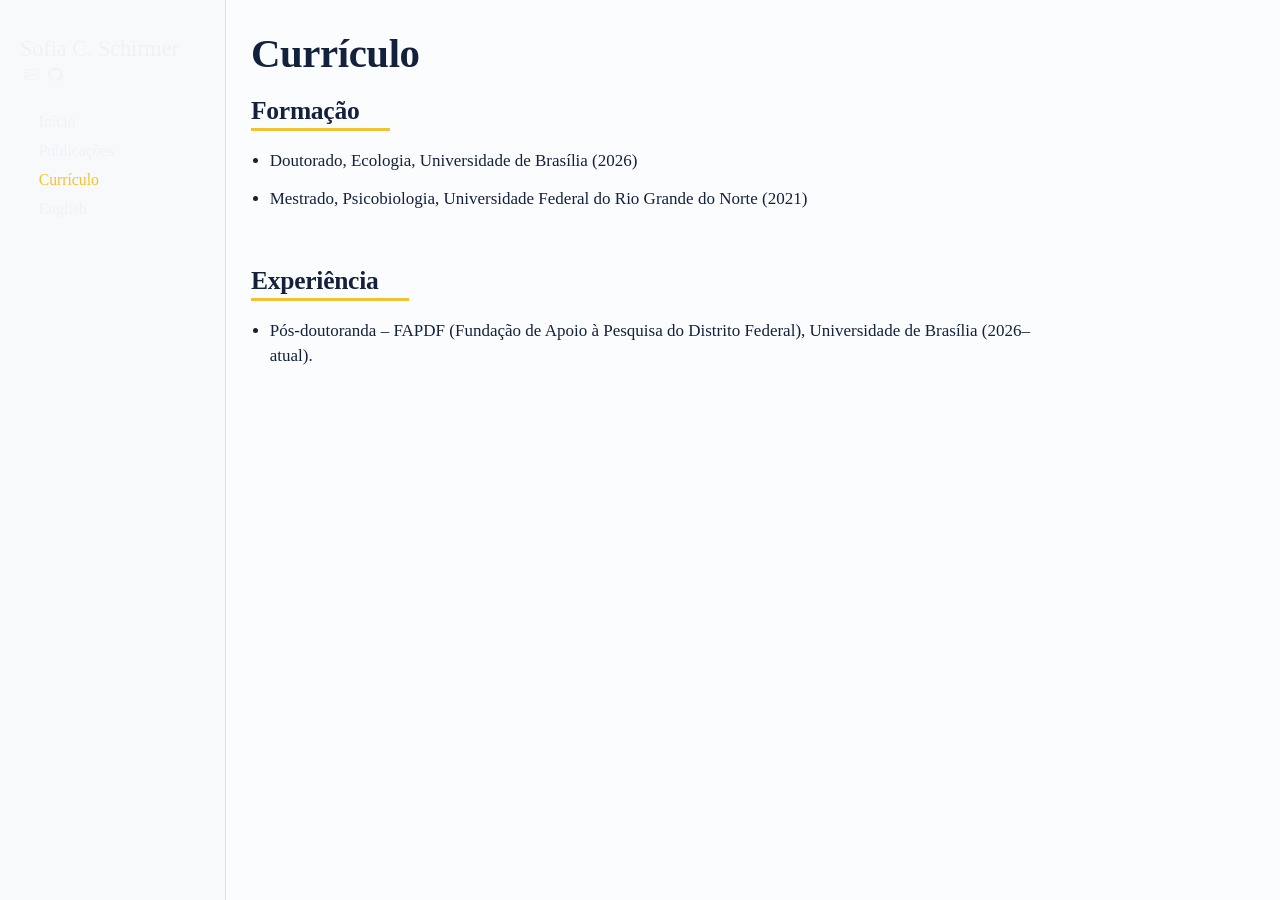
<file: docs/pt/cv.html>
<!DOCTYPE html>
<html xmlns="http://www.w3.org/1999/xhtml" lang="pt" xml:lang="pt"><head>

<meta charset="utf-8">
<meta name="generator" content="quarto-1.11.9">

<meta name="viewport" content="width=device-width, initial-scale=1.0, user-scalable=yes">


<title>Currículo – Sofia C. Schirmer</title>
<style>
/* Default styles provided by pandoc.
** See https://pandoc.org/MANUAL.html#variables-for-html for config info.
*/
span.smallcaps{font-variant: small-caps;}
div.columns{display: flex; gap: 1.5em;}
div.column{flex: auto;}
@media screen {
div.columns{gap: min(4vw, 1.5em);}
div.column{overflow-x: auto;}
}
div.hanging-indent{margin-left: 1.5em; text-indent: -1.5em;}
ul.task-list{list-style: none;}
ul.task-list li input[type="checkbox"] {
  width: 0.8em;
  margin: 0 0.8em 0.2em -1em; /* quarto-specific, see https://github.com/quarto-dev/quarto-cli/issues/4556 */ 
  vertical-align: middle;
}
</style>


<script src="../site_libs/quarto-nav/quarto-nav.js"></script>
<script src="../site_libs/quarto-nav/headroom.min.js"></script>
<script src="../site_libs/clipboard/clipboard.min.js"></script>
<script src="../site_libs/quarto-search/autocomplete.umd.js"></script>
<script src="../site_libs/quarto-search/fuse.min.js"></script>
<script src="../site_libs/quarto-search/quarto-search.js"></script>
<meta name="quarto:offset" content="../">
<script src="../site_libs/quarto-html/quarto.js" type="module"></script>
<script src="../site_libs/quarto-html/tabsets/tabsets.js" type="module"></script>
<script src="../site_libs/quarto-html/scrollable-regions/scrollable-regions.js" type="module"></script>
<script src="../site_libs/quarto-html/popper.min.js"></script>
<script src="../site_libs/quarto-html/tippy.umd.min.js"></script>
<script src="../site_libs/quarto-html/anchor.min.js"></script>
<link href="../site_libs/quarto-html/tippy.css" rel="stylesheet">
<link href="../site_libs/quarto-html/quarto-syntax-highlighting-63b5708e65d6cd79cd7618c58d0c21e7.css" rel="stylesheet" id="quarto-text-highlighting-styles">
<script src="../site_libs/bootstrap/bootstrap.min.js"></script>
<link href="../site_libs/bootstrap/bootstrap-icons.css" rel="stylesheet">
<link href="../site_libs/bootstrap/bootstrap-c7cb74a7fc3b10920d560ed4a58be051.min.css" rel="stylesheet" append-hash="true" id="quarto-bootstrap" data-mode="light">
<script id="quarto-search-options" type="application/json">{
  "location": "sidebar",
  "copy-button": false,
  "collapse-after": 3,
  "panel-placement": "start",
  "type": "textbox",
  "limit": 50,
  "keyboard-shortcut": [
    "f",
    "/",
    "s"
  ],
  "show-item-context": false,
  "language": {
    "search-no-results-text": "Nenhum resultado",
    "search-matching-documents-text": "documentos correspondentes",
    "search-copy-link-title": "Copiar link para a busca",
    "search-hide-matches-text": "Esconder correspondências adicionais",
    "search-more-match-text": "mais correspondência neste documento",
    "search-more-matches-text": "mais correspondências neste documento",
    "search-clear-button-title": "Limpar",
    "search-text-placeholder": "",
    "search-detached-cancel-button-title": "Cancelar",
    "search-submit-button-title": "Enviar",
    "search-label": "Procurar"
  }
}</script>


</head>

<body class="nav-sidebar docked fullcontent quarto-light"><a id="quarto-skip-link" class="visually-hidden-focusable" href="#quarto-document-content">Saltar para o conteúdo principal</a>

<div id="quarto-search-results"></div>
  <header id="quarto-header" class="headroom fixed-top">
  <nav class="quarto-secondary-nav" aria-label="Barra de ferramentas">
    <div class="container-fluid d-flex">
      <button type="button" class="quarto-btn-toggle btn" data-bs-toggle="collapse" role="button" data-bs-target=".quarto-sidebar-collapse-item" aria-controls="quarto-sidebar" aria-expanded="false" aria-label="Alternar barra lateral" onclick="if (window.quartoToggleHeadroom) { window.quartoToggleHeadroom(); }">
        <i class="bi bi-layout-text-sidebar-reverse"></i>
      </button>
        <nav class="quarto-page-breadcrumbs" aria-label="Caminho"><ol class="breadcrumb"><li class="breadcrumb-item"><a href="../pt/cv.html">Currículo</a></li></ol></nav>
        <a class="flex-grow-1" data-bs-toggle="collapse" data-bs-target=".quarto-sidebar-collapse-item" onclick="if (window.quartoToggleHeadroom) { window.quartoToggleHeadroom(); }">      
        </a>
    </div>
  </nav>
</header>
<!-- content -->
<div id="quarto-content" class="quarto-container page-columns page-rows-contents page-layout-article">
<!-- sidebar -->
  <nav id="quarto-sidebar" class="sidebar collapse collapse-horizontal quarto-sidebar-collapse-item sidebar-navigation docked overflow-auto" aria-label="Sítio">
    <div class="pt-lg-2 mt-2 text-left sidebar-header">
    <div class="sidebar-title mb-0 py-0">
      <a href="../">Sofia C. Schirmer</a> 
        <div class="sidebar-tools-main">
    <a href="mailto:sofiaschirmer@gmail.com" title="" class="quarto-navigation-tool px-1" aria-label=""><i class="bi bi-envelope"></i></a>
    <a href="https://github.com/sofiaschirmer" title="" class="quarto-navigation-tool px-1" aria-label=""><i class="bi bi-github"></i></a>
</div>
    </div>
      </div>
    <div class="sidebar-menu-container"> 
    <ul class="list-unstyled mt-1">
        <li class="sidebar-item">
  <div class="sidebar-item-container"> 
  <a href="../pt/index.html" class="sidebar-item-text sidebar-link">
 <span class="menu-text">Início</span></a>
  </div>
</li>
        <li class="sidebar-item">
  <div class="sidebar-item-container"> 
  <a href="../pt/publications.html" class="sidebar-item-text sidebar-link">
 <span class="menu-text">Publicações</span></a>
  </div>
</li>
        <li class="sidebar-item">
  <div class="sidebar-item-container"> 
  <a href="../pt/cv.html" class="sidebar-item-text sidebar-link active">
 <span class="menu-text">Currículo</span></a>
  </div>
</li>
        <li class="sidebar-item">
  <div class="sidebar-item-container"> 
  <a href="../index.html" class="sidebar-item-text sidebar-link">
 <span class="menu-text">English</span></a>
  </div>
</li>
    </ul>
    </div>
</nav>
<div id="quarto-sidebar-glass" class="quarto-sidebar-collapse-item" data-bs-toggle="collapse" data-bs-target=".quarto-sidebar-collapse-item"></div>
<!-- margin-sidebar -->
    
<!-- main -->
<main class="content" id="quarto-document-content" tabindex="-1">

<header id="title-block-header" class="quarto-title-block default">
<div class="quarto-title">
<h1 class="title">Currículo</h1>
</div>



<div class="quarto-title-meta">

    
  
    
  </div>
  


</header>


<section id="formação" class="level2">
<h2 class="anchored" data-anchor-id="formação">Formação</h2>
<ul>
<li>Doutorado, Ecologia, Universidade de Brasília (2026)</li>
<li>Mestrado, Psicobiologia, Universidade Federal do Rio Grande do Norte (2021)</li>
</ul>
</section>
<section id="experiência" class="level2">
<h2 class="anchored" data-anchor-id="experiência">Experiência</h2>
<ul>
<li>Pós-doutoranda – FAPDF (Fundação de Apoio à Pesquisa do Distrito Federal), Universidade de Brasília (2026–atual).</li>
</ul>


</section>

</main> <!-- /main -->
<script id="quarto-html-after-body" type="application/javascript">
  window.document.addEventListener("DOMContentLoaded", function (event) {
    const icon = "";
    const anchorJS = new window.AnchorJS();
    anchorJS.options = {
      placement: 'right',
      icon: icon
    };
    anchorJS.add('.anchored');
    const isCodeAnnotation = (el) => {
      for (const clz of el.classList) {
        if (clz.startsWith('code-annotation-')) {                     
          return true;
        }
      }
      return false;
    }
    const onCopySuccess = function(e) {
      // button target
      const button = e.trigger;
      // don't keep focus
      button.blur();
      // flash "checked"
      button.classList.add('code-copy-button-checked');
      var currentTitle = button.getAttribute("title");
      button.setAttribute("title", "Copiada");
      let tooltip;
      if (window.bootstrap) {
        button.setAttribute("data-bs-toggle", "tooltip");
        button.setAttribute("data-bs-placement", "left");
        button.setAttribute("data-bs-title", "Copiada");
        tooltip = new bootstrap.Tooltip(button, 
          { trigger: "manual", 
            customClass: "code-copy-button-tooltip",
            offset: [0, -8]});
        tooltip.show();    
      }
      setTimeout(function() {
        if (tooltip) {
          tooltip.hide();
          button.removeAttribute("data-bs-title");
          button.removeAttribute("data-bs-toggle");
          button.removeAttribute("data-bs-placement");
        }
        button.setAttribute("title", currentTitle);
        button.classList.remove('code-copy-button-checked');
      }, 1000);
      // clear code selection
      e.clearSelection();
    }
    const getTextToCopy = function(trigger) {
      const outerScaffold = trigger.parentElement.cloneNode(true);
      const codeEl = outerScaffold.querySelector('code');
      for (const childEl of codeEl.children) {
        if (isCodeAnnotation(childEl)) {
          childEl.remove();
        }
      }
      return codeEl.innerText;
    }
    const clipboard = new window.ClipboardJS('.code-copy-button:not([data-in-quarto-modal])', {
      text: getTextToCopy
    });
    clipboard.on('success', onCopySuccess);
    if (window.document.getElementById('quarto-embedded-source-code-modal')) {
      const clipboardModal = new window.ClipboardJS('.code-copy-button[data-in-quarto-modal]', {
        text: getTextToCopy,
        container: window.document.getElementById('quarto-embedded-source-code-modal')
      });
      clipboardModal.on('success', onCopySuccess);
    }
      var localhostRegex = new RegExp(/^(?:http|https):\/\/localhost\:?[0-9]*\//);
      var mailtoRegex = new RegExp(/^mailto:/);
        var filterRegex = new RegExp('/' + window.location.host + '/');
      var isInternal = (href) => {
          return filterRegex.test(href) || localhostRegex.test(href) || mailtoRegex.test(href);
      }
      // Inspect non-navigation links and adorn them if external
      window.quartoDecorateExternalLinks = function (root) {
     var links = (root || window.document).querySelectorAll('a[href]:not(.nav-link):not(.navbar-brand):not(.toc-action):not(.sidebar-link):not(.sidebar-item-toggle):not(.pagination-link):not(.no-external):not([aria-hidden]):not(.dropdown-item):not(.quarto-navigation-tool):not(.about-link)');
      for (var i=0; i<links.length; i++) {
        const link = links[i];
        if (!isInternal(link.href)) {
          // undo the damage that might have been done by quarto-nav.js in the case of
          // links that we want to consider external
          if (link.dataset.originalHref !== undefined) {
            link.href = link.dataset.originalHref;
          }
          if (!link.classList.contains('no-external-icon')) {
          }
        }
      }
      };
      window.quartoDecorateExternalLinks(window.document);
    // Esc closes the popup (WCAG 1.4.13) and focus leaving both trigger and
    // popup closes it (WCAG 2.4.11); tippy handles neither for interactive popups.
    const hideOnEscAndFocusOut = {
      name: 'hideOnEscAndFocusOut',
      defaultValue: true,
      fn(instance) {
        const dismiss = () => {
          // A show scheduled by the trigger delay would otherwise reopen it
          instance.clearDelayTimeouts();
          instance.hide();
        };
        const onKeyDown = (event) => {
          if (event.key !== 'Escape') {
            return;
          }
          // Keep Esc from also reaching page handlers (e.g. reveal.js overview),
          // except an open reveal.js slide menu, which Esc should close too.
          // The menu handles keys only when its keyboard option is on.
          const menuHandlesEsc = window.Reveal?.getPlugin?.('menu')?.isOpen() &&
            window.Reveal.getConfig().menu?.keyboard !== false;
          if (!menuHandlesEsc) {
            event.stopPropagation();
          }
          if (instance.popper.contains(window.document.activeElement)) {
            // Disabled while refocusing so the focus trigger does not reopen it
            instance.disable();
            instance.reference.focus();
            instance.enable();
          }
          dismiss();
        };
        const onFocusOut = (event) => {
          const target = event.relatedTarget;
          if (target && !instance.reference.contains(target) &&
              !instance.popper.contains(target)) {
            dismiss();
          }
        };
        // On the trigger too: a click trigger (code-annotations: select) has no
        // blur handling. Attached for the instance's lifetime so leaving the
        // trigger also cancels a show still pending on the trigger delay.
        instance.reference.addEventListener('focusout', onFocusOut);
        return {
          onShow() {
            window.document.addEventListener('keydown', onKeyDown, true);
            instance.popper.addEventListener('focusout', onFocusOut);
          },
          onHide() {
            window.document.removeEventListener('keydown', onKeyDown, true);
            instance.popper.removeEventListener('focusout', onFocusOut);
          },
          onDestroy() {
            instance.reference.removeEventListener('focusout', onFocusOut);
          },
        };
      },
    };
    function tippyHover(el, contentFn, onTriggerFn, onUntriggerFn) {
      const config = {
        allowHTML: true,
        maxWidth: 500,
        delay: 100,
        arrow: false,
        appendTo: function(el) {
            return el.parentElement;
        },
        interactive: true,
        interactiveBorder: 10,
        theme: 'quarto',
        placement: 'bottom-start',
        plugins: [hideOnEscAndFocusOut],
      };
      if (contentFn) {
        config.content = contentFn;
      }
      if (onTriggerFn) {
        config.onTrigger = onTriggerFn;
      }
      if (onUntriggerFn) {
        config.onUntrigger = onUntriggerFn;
      }
      window.tippy(el, config); 
    }
    const noterefs = window.document.querySelectorAll('a[role="doc-noteref"]');
    for (var i=0; i<noterefs.length; i++) {
      const ref = noterefs[i];
      tippyHover(ref, function() {
        // use id or data attribute instead here
        let href = ref.getAttribute('data-footnote-href') || ref.getAttribute('href');
        try { href = new URL(href).hash; } catch {}
        const id = href.replace(/^#\/?/, "");
        const note = window.document.getElementById(id);
        if (note) {
          return note.innerHTML;
        } else {
          return "";
        }
      });
    }
    const xrefs = window.document.querySelectorAll('a.quarto-xref');
    const processXRef = (id, note) => {
      // Strip column container classes
      const stripColumnClz = (el) => {
        el.classList.remove("page-full", "page-columns");
        if (el.children) {
          for (const child of el.children) {
            stripColumnClz(child);
          }
        }
      }
      stripColumnClz(note)
      if (id === null || id.startsWith('sec-')) {
        // Special case sections, only their first couple elements
        const container = document.createElement("div");
        if (note.children && note.children.length > 2) {
          container.appendChild(note.children[0].cloneNode(true));
          for (let i = 1; i < note.children.length; i++) {
            const child = note.children[i];
            if (child.tagName === "P" && child.innerText === "") {
              continue;
            } else {
              container.appendChild(child.cloneNode(true));
              break;
            }
          }
          if (window.Quarto?.typesetMath) {
            window.Quarto.typesetMath(container);
          }
          return container.innerHTML
        } else {
          if (window.Quarto?.typesetMath) {
            window.Quarto.typesetMath(note);
          }
          return note.innerHTML;
        }
      } else {
        // Remove any anchor links if they are present
        const anchorLink = note.querySelector('a.anchorjs-link');
        if (anchorLink) {
          anchorLink.remove();
        }
        if (window.Quarto?.typesetMath) {
          window.Quarto.typesetMath(note);
        }
        if (note.classList.contains("callout")) {
          return note.outerHTML;
        } else {
          return note.innerHTML;
        }
      }
    }
    for (var i=0; i<xrefs.length; i++) {
      const xref = xrefs[i];
      tippyHover(xref, undefined, function(instance) {
        instance.disable();
        let url = xref.getAttribute('href');
        let hash = undefined; 
        if (url.startsWith('#')) {
          hash = url;
        } else {
          try { hash = new URL(url).hash; } catch {}
        }
        if (hash) {
          const id = hash.replace(/^#\/?/, "");
          const note = window.document.getElementById(id);
          if (note !== null) {
            try {
              const html = processXRef(id, note.cloneNode(true));
              instance.setContent(html);
            } finally {
              instance.enable();
              instance.show();
            }
          } else {
            // See if we can fetch this
            fetch(url.split('#')[0])
            .then(res => res.text())
            .then(html => {
              const parser = new DOMParser();
              const htmlDoc = parser.parseFromString(html, "text/html");
              const note = htmlDoc.getElementById(id);
              if (note !== null) {
                const html = processXRef(id, note);
                instance.setContent(html);
              } 
            }).finally(() => {
              instance.enable();
              instance.show();
            });
          }
        } else {
          // See if we can fetch a full url (with no hash to target)
          // This is a special case and we should probably do some content thinning / targeting
          fetch(url)
          .then(res => res.text())
          .then(html => {
            const parser = new DOMParser();
            const htmlDoc = parser.parseFromString(html, "text/html");
            const note = htmlDoc.querySelector('main.content');
            if (note !== null) {
              // This should only happen for chapter cross references
              // (since there is no id in the URL)
              // remove the first header
              if (note.children.length > 0 && note.children[0].tagName === "HEADER") {
                note.children[0].remove();
              }
              const html = processXRef(null, note);
              instance.setContent(html);
            } 
          }).finally(() => {
            instance.enable();
            instance.show();
          });
        }
      }, function(instance) {
      });
    }
        let selectedAnnoteEl;
        const selectorForAnnotation = ( cell, annotation) => {
          let cellAttr = 'data-code-cell="' + cell + '"';
          let lineAttr = 'data-code-annotation="' +  annotation + '"';
          const selector = 'span[' + cellAttr + '][' + lineAttr + ']';
          return selector;
        }
        const selectCodeLines = (annoteEl) => {
          const doc = window.document;
          const targetCell = annoteEl.getAttribute("data-target-cell");
          const targetAnnotation = annoteEl.getAttribute("data-target-annotation");
          const annoteSpan = window.document.querySelector(selectorForAnnotation(targetCell, targetAnnotation));
          const lines = annoteSpan.getAttribute("data-code-lines").split(",");
          const lineIds = lines.map((line) => {
            return targetCell + "-" + line;
          })
          // Each band is positioned against its own containing block, which is
          // not the offsetParent of the lines, so place it from client rects.
          const placeBand = (band, firstEl, lastEl, codeBlock) => {
            const container = band.offsetParent;
            if (container === null) {
              return;
            }
            const containerRect = container.getBoundingClientRect();
            // Reveal.js scales slides with a transform, so convert client
            // pixels back to the CSS pixels of the container.
            const scale = containerRect.height / container.offsetHeight || 1;
            const firstRect = firstEl.getBoundingClientRect();
            const lastRect = lastEl.getBoundingClientRect();
            const top = (firstRect.top - containerRect.top) / scale - container.clientTop + container.scrollTop;
            const height = (lastRect.bottom - firstRect.top) / scale;
            band.style.top = top - 2 + "px";
            band.style.height = height + 4 + "px";
            if (codeBlock) {
              // Without the copy button wrapper, the containing block is wider
              // than the code block, so span the code block explicitly.
              const blockRect = codeBlock.getBoundingClientRect();
              band.style.left = (blockRect.left - containerRect.left) / scale - container.clientLeft + container.scrollLeft + "px";
              band.style.width = blockRect.width / scale + "px";
            }
          };
          if (lineIds.length > 0) {
            const el = window.document.getElementById(lineIds[0]);
            const lastEl = window.document.getElementById(lineIds[lineIds.length - 1]);
            const parent = el.parentElement.parentElement;
            // cook up a div (if necessary) and position it
            let div = window.document.getElementById("code-annotation-line-highlight");
            if (div === null) {
              div = window.document.createElement("div");
              div.setAttribute("id", "code-annotation-line-highlight");
              div.style.position = 'absolute';
              parent.appendChild(div);
            }
            placeBand(div, el, lastEl, parent.closest("div.sourceCode") || parent);
            let gutterDiv = window.document.getElementById("code-annotation-line-highlight-gutter");
            if (gutterDiv === null) {
              gutterDiv = window.document.createElement("div");
              gutterDiv.setAttribute("id", "code-annotation-line-highlight-gutter");
              gutterDiv.style.position = 'absolute';
              const codeCell = window.document.getElementById(targetCell);
              const gutter = codeCell.querySelector('.code-annotation-gutter');
              gutter.appendChild(gutterDiv);
            }
            placeBand(gutterDiv, el, lastEl);
            selectedAnnoteEl = annoteEl;
          }
        };
        const unselectCodeLines = () => {
          const elementsIds = ["code-annotation-line-highlight", "code-annotation-line-highlight-gutter"];
          elementsIds.forEach((elId) => {
            const div = window.document.getElementById(elId);
            if (div) {
              div.remove();
            }
          });
          selectedAnnoteEl = undefined;
        };
          // Handle positioning of the toggle
      window.addEventListener(
        "resize",
        throttle(() => {
          elRect = undefined;
          if (selectedAnnoteEl) {
            selectCodeLines(selectedAnnoteEl);
          }
        }, 10)
      );
      function throttle(fn, ms) {
      let throttle = false;
      let timer;
        return (...args) => {
          if(!throttle) { // first call gets through
              fn.apply(this, args);
              throttle = true;
          } else { // all the others get throttled
              if(timer) clearTimeout(timer); // cancel #2
              timer = setTimeout(() => {
                fn.apply(this, args);
                timer = throttle = false;
              }, ms);
          }
        };
      }
        // Attach click handler to the DT
        const annoteDls = window.document.querySelectorAll('dt[data-target-cell]');
        for (const annoteDlNode of annoteDls) {
          annoteDlNode.addEventListener('click', (event) => {
            const clickedEl = event.target;
            if (clickedEl !== selectedAnnoteEl) {
              unselectCodeLines();
              const activeEl = window.document.querySelector('dt[data-target-cell].code-annotation-active');
              if (activeEl) {
                activeEl.classList.remove('code-annotation-active');
              }
              selectCodeLines(clickedEl);
              clickedEl.classList.add('code-annotation-active');
            } else {
              // Unselect the line
              unselectCodeLines();
              clickedEl.classList.remove('code-annotation-active');
            }
          });
        }
    const findCites = (el) => {
      const parentEl = el.parentElement;
      if (parentEl) {
        const cites = parentEl.dataset.cites;
        if (cites) {
          return {
            el,
            cites: cites.split(' ')
          };
        } else {
          return findCites(el.parentElement)
        }
      } else {
        return undefined;
      }
    };
    var bibliorefs = window.document.querySelectorAll('a[role="doc-biblioref"]');
    for (var i=0; i<bibliorefs.length; i++) {
      const ref = bibliorefs[i];
      const citeInfo = findCites(ref);
      if (citeInfo) {
        tippyHover(citeInfo.el, function() {
          var popup = window.document.createElement('div');
          citeInfo.cites.forEach(function(cite) {
            var citeDiv = window.document.createElement('div');
            citeDiv.classList.add('hanging-indent');
            citeDiv.classList.add('csl-entry');
            var biblioDiv = window.document.getElementById('ref-' + cite);
            if (biblioDiv) {
              citeDiv.innerHTML = biblioDiv.innerHTML;
            }
            popup.appendChild(citeDiv);
          });
          return popup.innerHTML;
        });
      }
    }
  });
  </script>
  <script type="application/javascript">
  window.quartoScrollableRegionsLabels = {"code":"Código deslocável","output":"Saída deslocável"};
  </script>
</div> <!-- /content -->




</body></html>
</file>
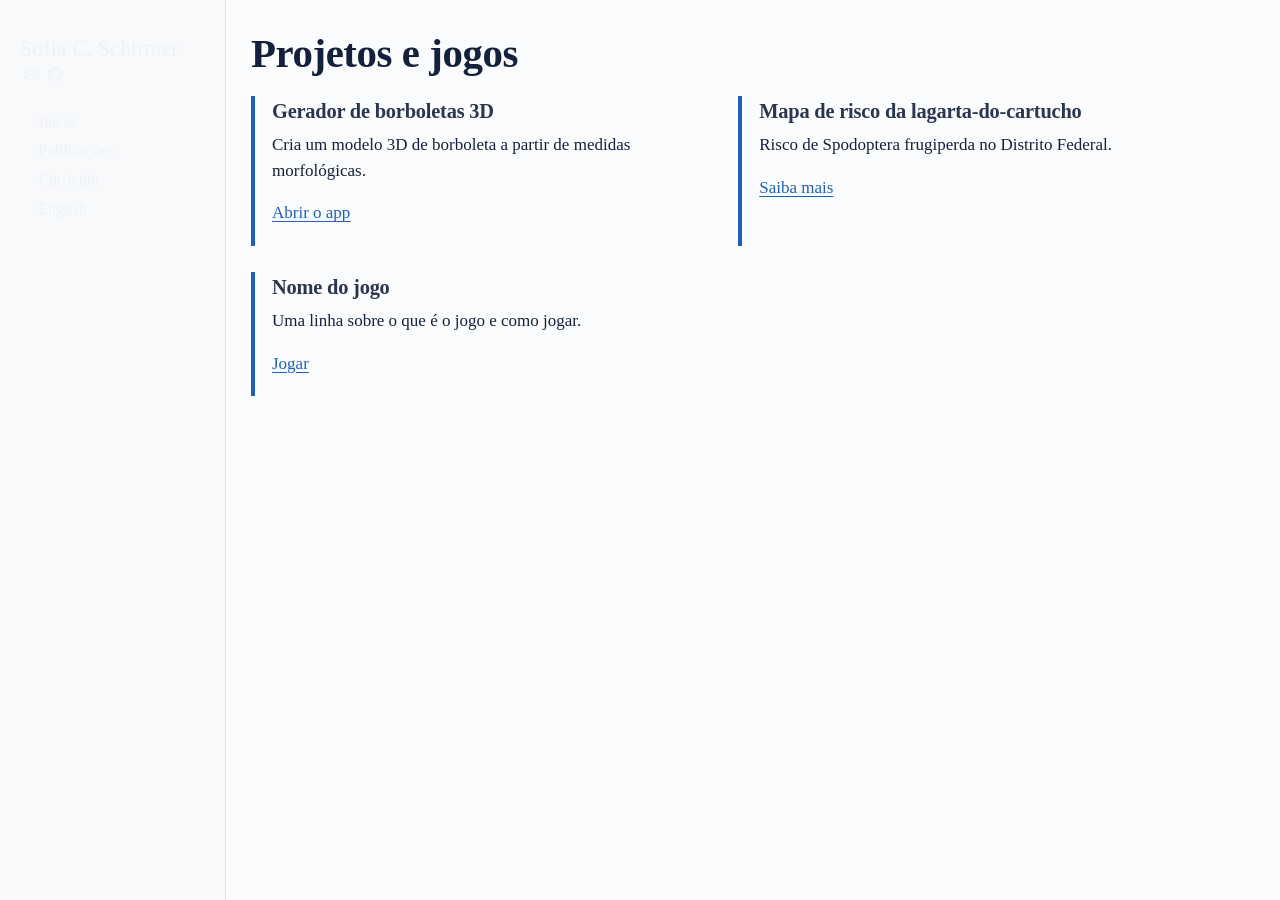
<file: docs/pt/projects.html>
<!DOCTYPE html>
<html xmlns="http://www.w3.org/1999/xhtml" lang="pt" xml:lang="pt"><head>

<meta charset="utf-8">
<meta name="generator" content="quarto-1.11.9">

<meta name="viewport" content="width=device-width, initial-scale=1.0, user-scalable=yes">


<title>Projetos e jogos – Sofia C. Schirmer</title>
<style>
/* Default styles provided by pandoc.
** See https://pandoc.org/MANUAL.html#variables-for-html for config info.
*/
span.smallcaps{font-variant: small-caps;}
div.columns{display: flex; gap: 1.5em;}
div.column{flex: auto;}
@media screen {
div.columns{gap: min(4vw, 1.5em);}
div.column{overflow-x: auto;}
}
div.hanging-indent{margin-left: 1.5em; text-indent: -1.5em;}
ul.task-list{list-style: none;}
ul.task-list li input[type="checkbox"] {
  width: 0.8em;
  margin: 0 0.8em 0.2em -1em; /* quarto-specific, see https://github.com/quarto-dev/quarto-cli/issues/4556 */ 
  vertical-align: middle;
}
</style>


<script src="../site_libs/quarto-nav/quarto-nav.js"></script>
<script src="../site_libs/quarto-nav/headroom.min.js"></script>
<script src="../site_libs/clipboard/clipboard.min.js"></script>
<script src="../site_libs/quarto-search/autocomplete.umd.js"></script>
<script src="../site_libs/quarto-search/fuse.min.js"></script>
<script src="../site_libs/quarto-search/quarto-search.js"></script>
<meta name="quarto:offset" content="../">
<script src="../site_libs/quarto-html/quarto.js" type="module"></script>
<script src="../site_libs/quarto-html/tabsets/tabsets.js" type="module"></script>
<script src="../site_libs/quarto-html/scrollable-regions/scrollable-regions.js" type="module"></script>
<script src="../site_libs/quarto-html/popper.min.js"></script>
<script src="../site_libs/quarto-html/tippy.umd.min.js"></script>
<script src="../site_libs/quarto-html/anchor.min.js"></script>
<link href="../site_libs/quarto-html/tippy.css" rel="stylesheet">
<link href="../site_libs/quarto-html/quarto-syntax-highlighting-63b5708e65d6cd79cd7618c58d0c21e7.css" rel="stylesheet" id="quarto-text-highlighting-styles">
<script src="../site_libs/bootstrap/bootstrap.min.js"></script>
<link href="../site_libs/bootstrap/bootstrap-icons.css" rel="stylesheet">
<link href="../site_libs/bootstrap/bootstrap-c7cb74a7fc3b10920d560ed4a58be051.min.css" rel="stylesheet" append-hash="true" id="quarto-bootstrap" data-mode="light">
<script id="quarto-search-options" type="application/json">{
  "location": "sidebar",
  "copy-button": false,
  "collapse-after": 3,
  "panel-placement": "start",
  "type": "textbox",
  "limit": 50,
  "keyboard-shortcut": [
    "f",
    "/",
    "s"
  ],
  "show-item-context": false,
  "language": {
    "search-no-results-text": "Nenhum resultado",
    "search-matching-documents-text": "documentos correspondentes",
    "search-copy-link-title": "Copiar link para a busca",
    "search-hide-matches-text": "Esconder correspondências adicionais",
    "search-more-match-text": "mais correspondência neste documento",
    "search-more-matches-text": "mais correspondências neste documento",
    "search-clear-button-title": "Limpar",
    "search-text-placeholder": "",
    "search-detached-cancel-button-title": "Cancelar",
    "search-submit-button-title": "Enviar",
    "search-label": "Procurar"
  }
}</script>


</head>

<body class="nav-sidebar docked fullcontent quarto-light"><a id="quarto-skip-link" class="visually-hidden-focusable" href="#quarto-document-content">Saltar para o conteúdo principal</a>

<div id="quarto-search-results"></div>
  <header id="quarto-header" class="headroom fixed-top">
  <nav class="quarto-secondary-nav" aria-label="Barra de ferramentas">
    <div class="container-fluid d-flex">
      <button type="button" class="quarto-btn-toggle btn" data-bs-toggle="collapse" role="button" data-bs-target=".quarto-sidebar-collapse-item" aria-controls="quarto-sidebar" aria-expanded="false" aria-label="Alternar barra lateral" onclick="if (window.quartoToggleHeadroom) { window.quartoToggleHeadroom(); }">
        <i class="bi bi-layout-text-sidebar-reverse"></i>
      </button>
        <nav class="quarto-page-breadcrumbs" aria-label="Caminho"><ol class="breadcrumb"><li class="breadcrumb-item">
      Sofia C. Schirmer
      </li></ol></nav>
        <a class="flex-grow-1" data-bs-toggle="collapse" data-bs-target=".quarto-sidebar-collapse-item" onclick="if (window.quartoToggleHeadroom) { window.quartoToggleHeadroom(); }">      
        </a>
    </div>
  </nav>
</header>
<!-- content -->
<div id="quarto-content" class="quarto-container page-columns page-rows-contents page-layout-article">
<!-- sidebar -->
  <nav id="quarto-sidebar" class="sidebar collapse collapse-horizontal quarto-sidebar-collapse-item sidebar-navigation docked overflow-auto" aria-label="Sítio">
    <div class="pt-lg-2 mt-2 text-left sidebar-header">
    <div class="sidebar-title mb-0 py-0">
      <a href="../">Sofia C. Schirmer</a> 
        <div class="sidebar-tools-main">
    <a href="mailto:sofiaschirmer@gmail.com" title="" class="quarto-navigation-tool px-1" aria-label=""><i class="bi bi-envelope"></i></a>
    <a href="https://github.com/sofiaschirmer" title="" class="quarto-navigation-tool px-1" aria-label=""><i class="bi bi-github"></i></a>
</div>
    </div>
      </div>
    <div class="sidebar-menu-container"> 
    <ul class="list-unstyled mt-1">
        <li class="sidebar-item">
  <div class="sidebar-item-container"> 
  <a href="../pt/index.html" class="sidebar-item-text sidebar-link">
 <span class="menu-text">Início</span></a>
  </div>
</li>
        <li class="sidebar-item">
  <div class="sidebar-item-container"> 
  <a href="../pt/publications.html" class="sidebar-item-text sidebar-link">
 <span class="menu-text">Publicações</span></a>
  </div>
</li>
        <li class="sidebar-item">
  <div class="sidebar-item-container"> 
  <a href="../pt/cv.html" class="sidebar-item-text sidebar-link">
 <span class="menu-text">Currículo</span></a>
  </div>
</li>
        <li class="sidebar-item">
  <div class="sidebar-item-container"> 
  <a href="../index.html" class="sidebar-item-text sidebar-link">
 <span class="menu-text">English</span></a>
  </div>
</li>
    </ul>
    </div>
</nav>
<div id="quarto-sidebar-glass" class="quarto-sidebar-collapse-item" data-bs-toggle="collapse" data-bs-target=".quarto-sidebar-collapse-item"></div>
<!-- margin-sidebar -->
    
<!-- main -->
<main class="content" id="quarto-document-content" tabindex="-1">

<header id="title-block-header" class="quarto-title-block default">
<div class="quarto-title">
<h1 class="title">Projetos e jogos</h1>
</div>



<div class="quarto-title-meta">

    
  
    
  </div>
  


</header>


<div class="grid">
<section id="gerador-de-borboletas-3d" class="level3 g-col-12 g-col-md-6 project">
<h3 class="anchored" data-anchor-id="gerador-de-borboletas-3d">Gerador de borboletas 3D</h3>
<p>Cria um modelo 3D de borboleta a partir de medidas morfológicas.</p>
<p><a href="https://SEU-USERNAME.github.io/borboleta/">Abrir o app</a></p>
</section>
<section id="mapa-de-risco-da-lagarta-do-cartucho" class="level3 g-col-12 g-col-md-6 project">
<h3 class="anchored" data-anchor-id="mapa-de-risco-da-lagarta-do-cartucho">Mapa de risco da lagarta-do-cartucho</h3>
<p>Risco de Spodoptera frugiperda no Distrito Federal.</p>
<p><a href="#">Saiba mais</a></p>
</section>
<section id="nome-do-jogo" class="level3 g-col-12 g-col-md-6 project">
<h3 class="anchored" data-anchor-id="nome-do-jogo">Nome do jogo</h3>
<p>Uma linha sobre o que é o jogo e como jogar.</p>
<p><a href="#">Jogar</a></p>
</section>
</div>



</main> <!-- /main -->
<script id="quarto-html-after-body" type="application/javascript">
  window.document.addEventListener("DOMContentLoaded", function (event) {
    const icon = "";
    const anchorJS = new window.AnchorJS();
    anchorJS.options = {
      placement: 'right',
      icon: icon
    };
    anchorJS.add('.anchored');
    const isCodeAnnotation = (el) => {
      for (const clz of el.classList) {
        if (clz.startsWith('code-annotation-')) {                     
          return true;
        }
      }
      return false;
    }
    const onCopySuccess = function(e) {
      // button target
      const button = e.trigger;
      // don't keep focus
      button.blur();
      // flash "checked"
      button.classList.add('code-copy-button-checked');
      var currentTitle = button.getAttribute("title");
      button.setAttribute("title", "Copiada");
      let tooltip;
      if (window.bootstrap) {
        button.setAttribute("data-bs-toggle", "tooltip");
        button.setAttribute("data-bs-placement", "left");
        button.setAttribute("data-bs-title", "Copiada");
        tooltip = new bootstrap.Tooltip(button, 
          { trigger: "manual", 
            customClass: "code-copy-button-tooltip",
            offset: [0, -8]});
        tooltip.show();    
      }
      setTimeout(function() {
        if (tooltip) {
          tooltip.hide();
          button.removeAttribute("data-bs-title");
          button.removeAttribute("data-bs-toggle");
          button.removeAttribute("data-bs-placement");
        }
        button.setAttribute("title", currentTitle);
        button.classList.remove('code-copy-button-checked');
      }, 1000);
      // clear code selection
      e.clearSelection();
    }
    const getTextToCopy = function(trigger) {
      const outerScaffold = trigger.parentElement.cloneNode(true);
      const codeEl = outerScaffold.querySelector('code');
      for (const childEl of codeEl.children) {
        if (isCodeAnnotation(childEl)) {
          childEl.remove();
        }
      }
      return codeEl.innerText;
    }
    const clipboard = new window.ClipboardJS('.code-copy-button:not([data-in-quarto-modal])', {
      text: getTextToCopy
    });
    clipboard.on('success', onCopySuccess);
    if (window.document.getElementById('quarto-embedded-source-code-modal')) {
      const clipboardModal = new window.ClipboardJS('.code-copy-button[data-in-quarto-modal]', {
        text: getTextToCopy,
        container: window.document.getElementById('quarto-embedded-source-code-modal')
      });
      clipboardModal.on('success', onCopySuccess);
    }
      var localhostRegex = new RegExp(/^(?:http|https):\/\/localhost\:?[0-9]*\//);
      var mailtoRegex = new RegExp(/^mailto:/);
        var filterRegex = new RegExp('/' + window.location.host + '/');
      var isInternal = (href) => {
          return filterRegex.test(href) || localhostRegex.test(href) || mailtoRegex.test(href);
      }
      // Inspect non-navigation links and adorn them if external
      window.quartoDecorateExternalLinks = function (root) {
     var links = (root || window.document).querySelectorAll('a[href]:not(.nav-link):not(.navbar-brand):not(.toc-action):not(.sidebar-link):not(.sidebar-item-toggle):not(.pagination-link):not(.no-external):not([aria-hidden]):not(.dropdown-item):not(.quarto-navigation-tool):not(.about-link)');
      for (var i=0; i<links.length; i++) {
        const link = links[i];
        if (!isInternal(link.href)) {
          // undo the damage that might have been done by quarto-nav.js in the case of
          // links that we want to consider external
          if (link.dataset.originalHref !== undefined) {
            link.href = link.dataset.originalHref;
          }
          if (!link.classList.contains('no-external-icon')) {
          }
        }
      }
      };
      window.quartoDecorateExternalLinks(window.document);
    // Esc closes the popup (WCAG 1.4.13) and focus leaving both trigger and
    // popup closes it (WCAG 2.4.11); tippy handles neither for interactive popups.
    const hideOnEscAndFocusOut = {
      name: 'hideOnEscAndFocusOut',
      defaultValue: true,
      fn(instance) {
        const dismiss = () => {
          // A show scheduled by the trigger delay would otherwise reopen it
          instance.clearDelayTimeouts();
          instance.hide();
        };
        const onKeyDown = (event) => {
          if (event.key !== 'Escape') {
            return;
          }
          // Keep Esc from also reaching page handlers (e.g. reveal.js overview),
          // except an open reveal.js slide menu, which Esc should close too.
          // The menu handles keys only when its keyboard option is on.
          const menuHandlesEsc = window.Reveal?.getPlugin?.('menu')?.isOpen() &&
            window.Reveal.getConfig().menu?.keyboard !== false;
          if (!menuHandlesEsc) {
            event.stopPropagation();
          }
          if (instance.popper.contains(window.document.activeElement)) {
            // Disabled while refocusing so the focus trigger does not reopen it
            instance.disable();
            instance.reference.focus();
            instance.enable();
          }
          dismiss();
        };
        const onFocusOut = (event) => {
          const target = event.relatedTarget;
          if (target && !instance.reference.contains(target) &&
              !instance.popper.contains(target)) {
            dismiss();
          }
        };
        // On the trigger too: a click trigger (code-annotations: select) has no
        // blur handling. Attached for the instance's lifetime so leaving the
        // trigger also cancels a show still pending on the trigger delay.
        instance.reference.addEventListener('focusout', onFocusOut);
        return {
          onShow() {
            window.document.addEventListener('keydown', onKeyDown, true);
            instance.popper.addEventListener('focusout', onFocusOut);
          },
          onHide() {
            window.document.removeEventListener('keydown', onKeyDown, true);
            instance.popper.removeEventListener('focusout', onFocusOut);
          },
          onDestroy() {
            instance.reference.removeEventListener('focusout', onFocusOut);
          },
        };
      },
    };
    function tippyHover(el, contentFn, onTriggerFn, onUntriggerFn) {
      const config = {
        allowHTML: true,
        maxWidth: 500,
        delay: 100,
        arrow: false,
        appendTo: function(el) {
            return el.parentElement;
        },
        interactive: true,
        interactiveBorder: 10,
        theme: 'quarto',
        placement: 'bottom-start',
        plugins: [hideOnEscAndFocusOut],
      };
      if (contentFn) {
        config.content = contentFn;
      }
      if (onTriggerFn) {
        config.onTrigger = onTriggerFn;
      }
      if (onUntriggerFn) {
        config.onUntrigger = onUntriggerFn;
      }
      window.tippy(el, config); 
    }
    const noterefs = window.document.querySelectorAll('a[role="doc-noteref"]');
    for (var i=0; i<noterefs.length; i++) {
      const ref = noterefs[i];
      tippyHover(ref, function() {
        // use id or data attribute instead here
        let href = ref.getAttribute('data-footnote-href') || ref.getAttribute('href');
        try { href = new URL(href).hash; } catch {}
        const id = href.replace(/^#\/?/, "");
        const note = window.document.getElementById(id);
        if (note) {
          return note.innerHTML;
        } else {
          return "";
        }
      });
    }
    const xrefs = window.document.querySelectorAll('a.quarto-xref');
    const processXRef = (id, note) => {
      // Strip column container classes
      const stripColumnClz = (el) => {
        el.classList.remove("page-full", "page-columns");
        if (el.children) {
          for (const child of el.children) {
            stripColumnClz(child);
          }
        }
      }
      stripColumnClz(note)
      if (id === null || id.startsWith('sec-')) {
        // Special case sections, only their first couple elements
        const container = document.createElement("div");
        if (note.children && note.children.length > 2) {
          container.appendChild(note.children[0].cloneNode(true));
          for (let i = 1; i < note.children.length; i++) {
            const child = note.children[i];
            if (child.tagName === "P" && child.innerText === "") {
              continue;
            } else {
              container.appendChild(child.cloneNode(true));
              break;
            }
          }
          if (window.Quarto?.typesetMath) {
            window.Quarto.typesetMath(container);
          }
          return container.innerHTML
        } else {
          if (window.Quarto?.typesetMath) {
            window.Quarto.typesetMath(note);
          }
          return note.innerHTML;
        }
      } else {
        // Remove any anchor links if they are present
        const anchorLink = note.querySelector('a.anchorjs-link');
        if (anchorLink) {
          anchorLink.remove();
        }
        if (window.Quarto?.typesetMath) {
          window.Quarto.typesetMath(note);
        }
        if (note.classList.contains("callout")) {
          return note.outerHTML;
        } else {
          return note.innerHTML;
        }
      }
    }
    for (var i=0; i<xrefs.length; i++) {
      const xref = xrefs[i];
      tippyHover(xref, undefined, function(instance) {
        instance.disable();
        let url = xref.getAttribute('href');
        let hash = undefined; 
        if (url.startsWith('#')) {
          hash = url;
        } else {
          try { hash = new URL(url).hash; } catch {}
        }
        if (hash) {
          const id = hash.replace(/^#\/?/, "");
          const note = window.document.getElementById(id);
          if (note !== null) {
            try {
              const html = processXRef(id, note.cloneNode(true));
              instance.setContent(html);
            } finally {
              instance.enable();
              instance.show();
            }
          } else {
            // See if we can fetch this
            fetch(url.split('#')[0])
            .then(res => res.text())
            .then(html => {
              const parser = new DOMParser();
              const htmlDoc = parser.parseFromString(html, "text/html");
              const note = htmlDoc.getElementById(id);
              if (note !== null) {
                const html = processXRef(id, note);
                instance.setContent(html);
              } 
            }).finally(() => {
              instance.enable();
              instance.show();
            });
          }
        } else {
          // See if we can fetch a full url (with no hash to target)
          // This is a special case and we should probably do some content thinning / targeting
          fetch(url)
          .then(res => res.text())
          .then(html => {
            const parser = new DOMParser();
            const htmlDoc = parser.parseFromString(html, "text/html");
            const note = htmlDoc.querySelector('main.content');
            if (note !== null) {
              // This should only happen for chapter cross references
              // (since there is no id in the URL)
              // remove the first header
              if (note.children.length > 0 && note.children[0].tagName === "HEADER") {
                note.children[0].remove();
              }
              const html = processXRef(null, note);
              instance.setContent(html);
            } 
          }).finally(() => {
            instance.enable();
            instance.show();
          });
        }
      }, function(instance) {
      });
    }
        let selectedAnnoteEl;
        const selectorForAnnotation = ( cell, annotation) => {
          let cellAttr = 'data-code-cell="' + cell + '"';
          let lineAttr = 'data-code-annotation="' +  annotation + '"';
          const selector = 'span[' + cellAttr + '][' + lineAttr + ']';
          return selector;
        }
        const selectCodeLines = (annoteEl) => {
          const doc = window.document;
          const targetCell = annoteEl.getAttribute("data-target-cell");
          const targetAnnotation = annoteEl.getAttribute("data-target-annotation");
          const annoteSpan = window.document.querySelector(selectorForAnnotation(targetCell, targetAnnotation));
          const lines = annoteSpan.getAttribute("data-code-lines").split(",");
          const lineIds = lines.map((line) => {
            return targetCell + "-" + line;
          })
          // Each band is positioned against its own containing block, which is
          // not the offsetParent of the lines, so place it from client rects.
          const placeBand = (band, firstEl, lastEl, codeBlock) => {
            const container = band.offsetParent;
            if (container === null) {
              return;
            }
            const containerRect = container.getBoundingClientRect();
            // Reveal.js scales slides with a transform, so convert client
            // pixels back to the CSS pixels of the container.
            const scale = containerRect.height / container.offsetHeight || 1;
            const firstRect = firstEl.getBoundingClientRect();
            const lastRect = lastEl.getBoundingClientRect();
            const top = (firstRect.top - containerRect.top) / scale - container.clientTop + container.scrollTop;
            const height = (lastRect.bottom - firstRect.top) / scale;
            band.style.top = top - 2 + "px";
            band.style.height = height + 4 + "px";
            if (codeBlock) {
              // Without the copy button wrapper, the containing block is wider
              // than the code block, so span the code block explicitly.
              const blockRect = codeBlock.getBoundingClientRect();
              band.style.left = (blockRect.left - containerRect.left) / scale - container.clientLeft + container.scrollLeft + "px";
              band.style.width = blockRect.width / scale + "px";
            }
          };
          if (lineIds.length > 0) {
            const el = window.document.getElementById(lineIds[0]);
            const lastEl = window.document.getElementById(lineIds[lineIds.length - 1]);
            const parent = el.parentElement.parentElement;
            // cook up a div (if necessary) and position it
            let div = window.document.getElementById("code-annotation-line-highlight");
            if (div === null) {
              div = window.document.createElement("div");
              div.setAttribute("id", "code-annotation-line-highlight");
              div.style.position = 'absolute';
              parent.appendChild(div);
            }
            placeBand(div, el, lastEl, parent.closest("div.sourceCode") || parent);
            let gutterDiv = window.document.getElementById("code-annotation-line-highlight-gutter");
            if (gutterDiv === null) {
              gutterDiv = window.document.createElement("div");
              gutterDiv.setAttribute("id", "code-annotation-line-highlight-gutter");
              gutterDiv.style.position = 'absolute';
              const codeCell = window.document.getElementById(targetCell);
              const gutter = codeCell.querySelector('.code-annotation-gutter');
              gutter.appendChild(gutterDiv);
            }
            placeBand(gutterDiv, el, lastEl);
            selectedAnnoteEl = annoteEl;
          }
        };
        const unselectCodeLines = () => {
          const elementsIds = ["code-annotation-line-highlight", "code-annotation-line-highlight-gutter"];
          elementsIds.forEach((elId) => {
            const div = window.document.getElementById(elId);
            if (div) {
              div.remove();
            }
          });
          selectedAnnoteEl = undefined;
        };
          // Handle positioning of the toggle
      window.addEventListener(
        "resize",
        throttle(() => {
          elRect = undefined;
          if (selectedAnnoteEl) {
            selectCodeLines(selectedAnnoteEl);
          }
        }, 10)
      );
      function throttle(fn, ms) {
      let throttle = false;
      let timer;
        return (...args) => {
          if(!throttle) { // first call gets through
              fn.apply(this, args);
              throttle = true;
          } else { // all the others get throttled
              if(timer) clearTimeout(timer); // cancel #2
              timer = setTimeout(() => {
                fn.apply(this, args);
                timer = throttle = false;
              }, ms);
          }
        };
      }
        // Attach click handler to the DT
        const annoteDls = window.document.querySelectorAll('dt[data-target-cell]');
        for (const annoteDlNode of annoteDls) {
          annoteDlNode.addEventListener('click', (event) => {
            const clickedEl = event.target;
            if (clickedEl !== selectedAnnoteEl) {
              unselectCodeLines();
              const activeEl = window.document.querySelector('dt[data-target-cell].code-annotation-active');
              if (activeEl) {
                activeEl.classList.remove('code-annotation-active');
              }
              selectCodeLines(clickedEl);
              clickedEl.classList.add('code-annotation-active');
            } else {
              // Unselect the line
              unselectCodeLines();
              clickedEl.classList.remove('code-annotation-active');
            }
          });
        }
    const findCites = (el) => {
      const parentEl = el.parentElement;
      if (parentEl) {
        const cites = parentEl.dataset.cites;
        if (cites) {
          return {
            el,
            cites: cites.split(' ')
          };
        } else {
          return findCites(el.parentElement)
        }
      } else {
        return undefined;
      }
    };
    var bibliorefs = window.document.querySelectorAll('a[role="doc-biblioref"]');
    for (var i=0; i<bibliorefs.length; i++) {
      const ref = bibliorefs[i];
      const citeInfo = findCites(ref);
      if (citeInfo) {
        tippyHover(citeInfo.el, function() {
          var popup = window.document.createElement('div');
          citeInfo.cites.forEach(function(cite) {
            var citeDiv = window.document.createElement('div');
            citeDiv.classList.add('hanging-indent');
            citeDiv.classList.add('csl-entry');
            var biblioDiv = window.document.getElementById('ref-' + cite);
            if (biblioDiv) {
              citeDiv.innerHTML = biblioDiv.innerHTML;
            }
            popup.appendChild(citeDiv);
          });
          return popup.innerHTML;
        });
      }
    }
  });
  </script>
  <script type="application/javascript">
  window.quartoScrollableRegionsLabels = {"code":"Código deslocável","output":"Saída deslocável"};
  </script>
</div> <!-- /content -->




</body></html>
</file>
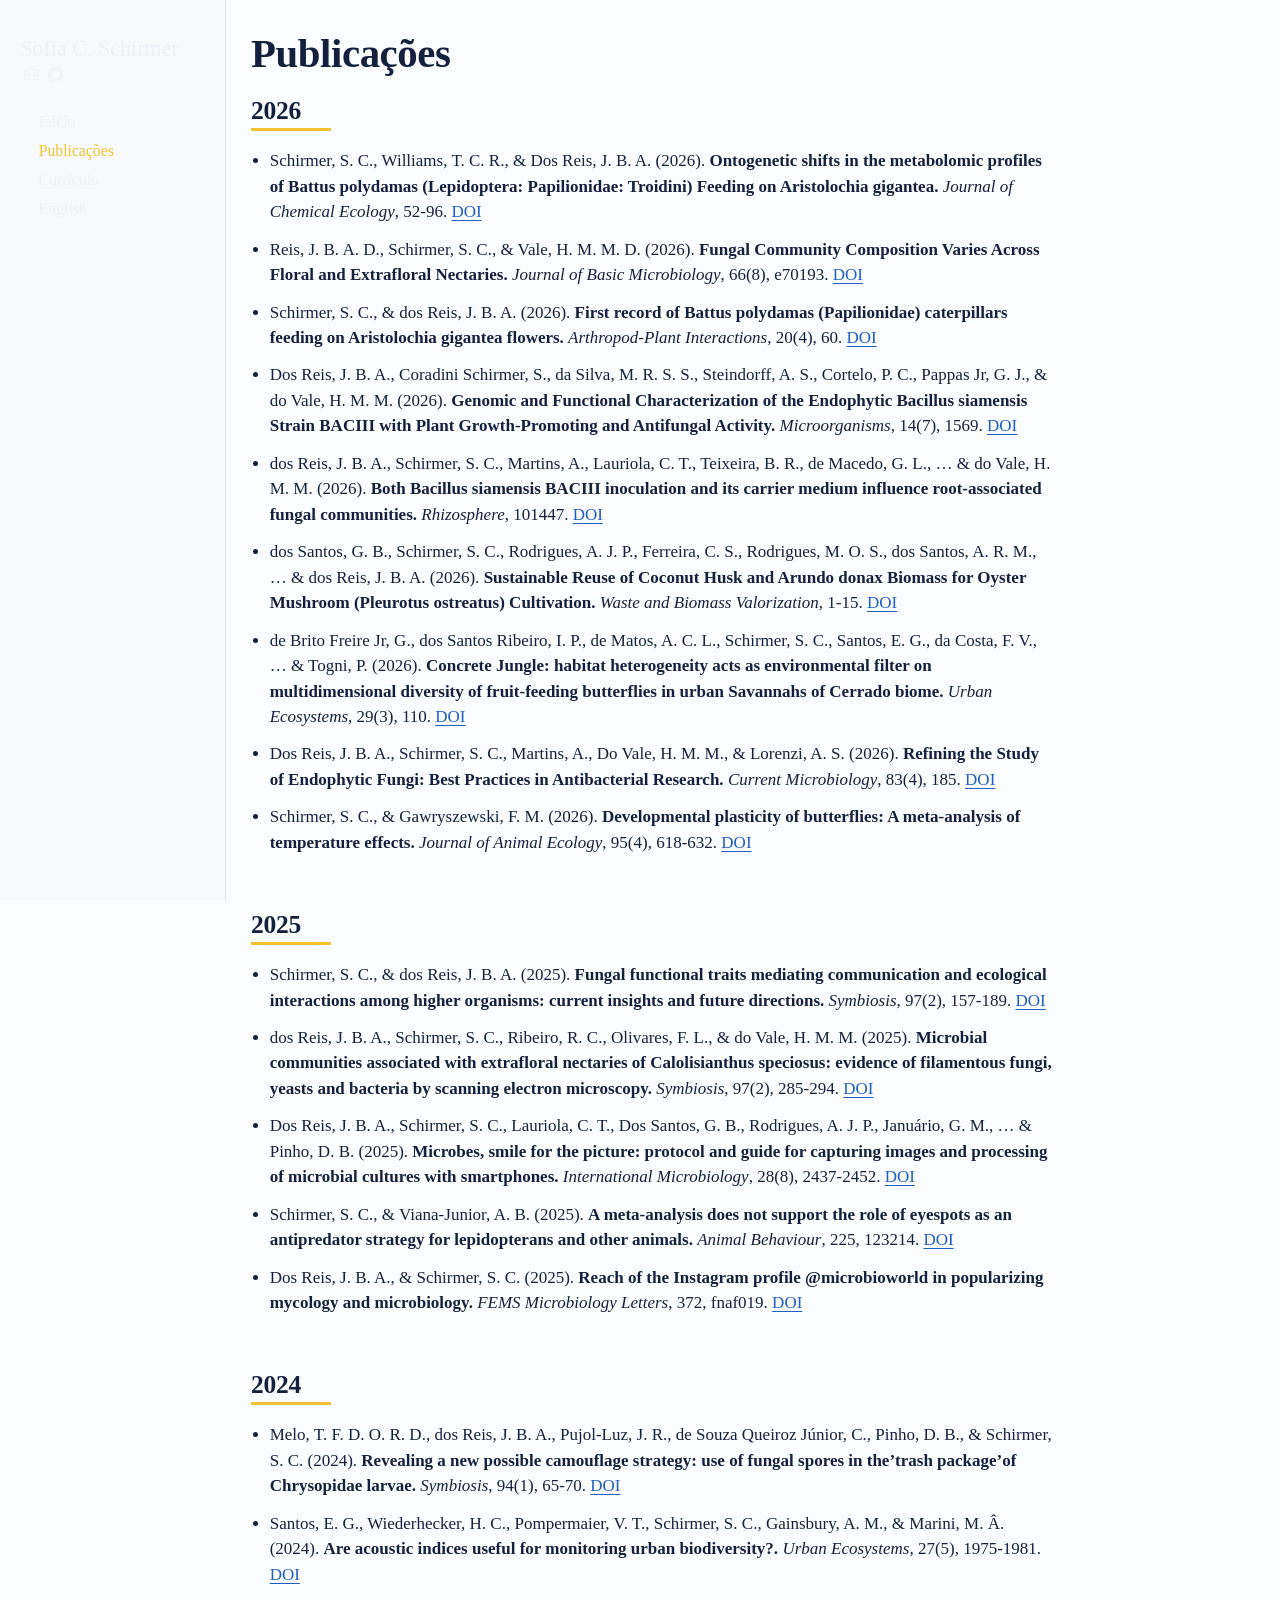
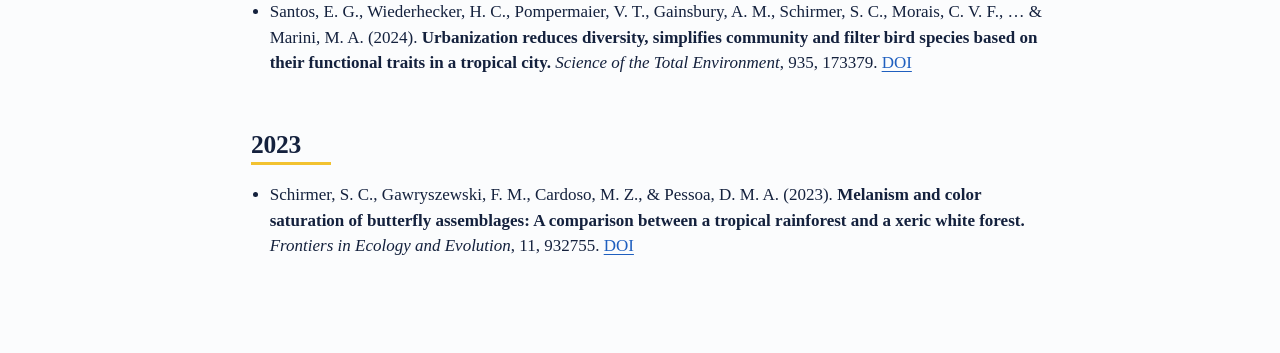
<file: docs/pt/publications.html>
<!DOCTYPE html>
<html xmlns="http://www.w3.org/1999/xhtml" lang="pt" xml:lang="pt"><head>

<meta charset="utf-8">
<meta name="generator" content="quarto-1.11.9">

<meta name="viewport" content="width=device-width, initial-scale=1.0, user-scalable=yes">


<title>Publicações – Sofia C. Schirmer</title>
<style>
/* Default styles provided by pandoc.
** See https://pandoc.org/MANUAL.html#variables-for-html for config info.
*/
span.smallcaps{font-variant: small-caps;}
div.columns{display: flex; gap: 1.5em;}
div.column{flex: auto;}
@media screen {
div.columns{gap: min(4vw, 1.5em);}
div.column{overflow-x: auto;}
}
div.hanging-indent{margin-left: 1.5em; text-indent: -1.5em;}
ul.task-list{list-style: none;}
ul.task-list li input[type="checkbox"] {
  width: 0.8em;
  margin: 0 0.8em 0.2em -1em; /* quarto-specific, see https://github.com/quarto-dev/quarto-cli/issues/4556 */ 
  vertical-align: middle;
}
</style>


<script src="../site_libs/quarto-nav/quarto-nav.js"></script>
<script src="../site_libs/quarto-nav/headroom.min.js"></script>
<script src="../site_libs/clipboard/clipboard.min.js"></script>
<script src="../site_libs/quarto-search/autocomplete.umd.js"></script>
<script src="../site_libs/quarto-search/fuse.min.js"></script>
<script src="../site_libs/quarto-search/quarto-search.js"></script>
<meta name="quarto:offset" content="../">
<script src="../site_libs/quarto-html/quarto.js" type="module"></script>
<script src="../site_libs/quarto-html/tabsets/tabsets.js" type="module"></script>
<script src="../site_libs/quarto-html/scrollable-regions/scrollable-regions.js" type="module"></script>
<script src="../site_libs/quarto-html/popper.min.js"></script>
<script src="../site_libs/quarto-html/tippy.umd.min.js"></script>
<script src="../site_libs/quarto-html/anchor.min.js"></script>
<link href="../site_libs/quarto-html/tippy.css" rel="stylesheet">
<link href="../site_libs/quarto-html/quarto-syntax-highlighting-63b5708e65d6cd79cd7618c58d0c21e7.css" rel="stylesheet" id="quarto-text-highlighting-styles">
<script src="../site_libs/bootstrap/bootstrap.min.js"></script>
<link href="../site_libs/bootstrap/bootstrap-icons.css" rel="stylesheet">
<link href="../site_libs/bootstrap/bootstrap-c7cb74a7fc3b10920d560ed4a58be051.min.css" rel="stylesheet" append-hash="true" id="quarto-bootstrap" data-mode="light">
<script id="quarto-search-options" type="application/json">{
  "location": "sidebar",
  "copy-button": false,
  "collapse-after": 3,
  "panel-placement": "start",
  "type": "textbox",
  "limit": 50,
  "keyboard-shortcut": [
    "f",
    "/",
    "s"
  ],
  "show-item-context": false,
  "language": {
    "search-no-results-text": "Nenhum resultado",
    "search-matching-documents-text": "documentos correspondentes",
    "search-copy-link-title": "Copiar link para a busca",
    "search-hide-matches-text": "Esconder correspondências adicionais",
    "search-more-match-text": "mais correspondência neste documento",
    "search-more-matches-text": "mais correspondências neste documento",
    "search-clear-button-title": "Limpar",
    "search-text-placeholder": "",
    "search-detached-cancel-button-title": "Cancelar",
    "search-submit-button-title": "Enviar",
    "search-label": "Procurar"
  }
}</script>


</head>

<body class="nav-sidebar docked fullcontent quarto-light"><a id="quarto-skip-link" class="visually-hidden-focusable" href="#quarto-document-content">Saltar para o conteúdo principal</a>

<div id="quarto-search-results"></div>
  <header id="quarto-header" class="headroom fixed-top">
  <nav class="quarto-secondary-nav" aria-label="Barra de ferramentas">
    <div class="container-fluid d-flex">
      <button type="button" class="quarto-btn-toggle btn" data-bs-toggle="collapse" role="button" data-bs-target=".quarto-sidebar-collapse-item" aria-controls="quarto-sidebar" aria-expanded="false" aria-label="Alternar barra lateral" onclick="if (window.quartoToggleHeadroom) { window.quartoToggleHeadroom(); }">
        <i class="bi bi-layout-text-sidebar-reverse"></i>
      </button>
        <nav class="quarto-page-breadcrumbs" aria-label="Caminho"><ol class="breadcrumb"><li class="breadcrumb-item"><a href="../pt/publications.html">Publicações</a></li></ol></nav>
        <a class="flex-grow-1" data-bs-toggle="collapse" data-bs-target=".quarto-sidebar-collapse-item" onclick="if (window.quartoToggleHeadroom) { window.quartoToggleHeadroom(); }">      
        </a>
    </div>
  </nav>
</header>
<!-- content -->
<div id="quarto-content" class="quarto-container page-columns page-rows-contents page-layout-article">
<!-- sidebar -->
  <nav id="quarto-sidebar" class="sidebar collapse collapse-horizontal quarto-sidebar-collapse-item sidebar-navigation docked overflow-auto" aria-label="Sítio">
    <div class="pt-lg-2 mt-2 text-left sidebar-header">
    <div class="sidebar-title mb-0 py-0">
      <a href="../">Sofia C. Schirmer</a> 
        <div class="sidebar-tools-main">
    <a href="mailto:sofiaschirmer@gmail.com" title="" class="quarto-navigation-tool px-1" aria-label=""><i class="bi bi-envelope"></i></a>
    <a href="https://github.com/sofiaschirmer" title="" class="quarto-navigation-tool px-1" aria-label=""><i class="bi bi-github"></i></a>
</div>
    </div>
      </div>
    <div class="sidebar-menu-container"> 
    <ul class="list-unstyled mt-1">
        <li class="sidebar-item">
  <div class="sidebar-item-container"> 
  <a href="../pt/index.html" class="sidebar-item-text sidebar-link">
 <span class="menu-text">Início</span></a>
  </div>
</li>
        <li class="sidebar-item">
  <div class="sidebar-item-container"> 
  <a href="../pt/publications.html" class="sidebar-item-text sidebar-link active">
 <span class="menu-text">Publicações</span></a>
  </div>
</li>
        <li class="sidebar-item">
  <div class="sidebar-item-container"> 
  <a href="../pt/cv.html" class="sidebar-item-text sidebar-link">
 <span class="menu-text">Currículo</span></a>
  </div>
</li>
        <li class="sidebar-item">
  <div class="sidebar-item-container"> 
  <a href="../index.html" class="sidebar-item-text sidebar-link">
 <span class="menu-text">English</span></a>
  </div>
</li>
    </ul>
    </div>
</nav>
<div id="quarto-sidebar-glass" class="quarto-sidebar-collapse-item" data-bs-toggle="collapse" data-bs-target=".quarto-sidebar-collapse-item"></div>
<!-- margin-sidebar -->
    
<!-- main -->
<main class="content" id="quarto-document-content" tabindex="-1">

<header id="title-block-header" class="quarto-title-block default">
<div class="quarto-title">
<h1 class="title">Publicações</h1>
</div>



<div class="quarto-title-meta">

    
  
    
  </div>
  


</header>


<section id="section" class="level2">
<h2 class="anchored" data-anchor-id="section">2026</h2>
<ul>
<li>Schirmer, S. C., Williams, T. C. R., &amp; Dos Reis, J. B. A. (2026). <strong>Ontogenetic shifts in the metabolomic profiles of Battus polydamas (Lepidoptera: Papilionidae: Troidini) Feeding on Aristolochia gigantea.</strong> <em>Journal of Chemical Ecology</em>, 52-96. <a href="https://doi.org/10.1007/s10886-026-01769-5">DOI</a></li>
<li>Reis, J. B. A. D., Schirmer, S. C., &amp; Vale, H. M. M. D. (2026). <strong>Fungal Community Composition Varies Across Floral and Extrafloral Nectaries.</strong> <em>Journal of Basic Microbiology</em>, 66(8), e70193. <a href="https://doi.org/10.1002/jobm.70193">DOI</a></li>
<li>Schirmer, S. C., &amp; dos Reis, J. B. A. (2026). <strong>First record of Battus polydamas (Papilionidae) caterpillars feeding on Aristolochia gigantea flowers.</strong> <em>Arthropod-Plant Interactions</em>, 20(4), 60. <a href="https://doi.org/10.1007/s11829-026-10271-4">DOI</a></li>
<li>Dos Reis, J. B. A., Coradini Schirmer, S., da Silva, M. R. S. S., Steindorff, A. S., Cortelo, P. C., Pappas Jr, G. J., &amp; do Vale, H. M. M. (2026). <strong>Genomic and Functional Characterization of the Endophytic Bacillus siamensis Strain BACIII with Plant Growth-Promoting and Antifungal Activity.</strong> <em>Microorganisms</em>, 14(7), 1569. <a href="https://doi.org/10.3390/microorganisms14071569">DOI</a></li>
<li>dos Reis, J. B. A., Schirmer, S. C., Martins, A., Lauriola, C. T., Teixeira, B. R., de Macedo, G. L., … &amp; do Vale, H. M. M. (2026). <strong>Both Bacillus siamensis BACIII inoculation and its carrier medium influence root-associated fungal communities.</strong> <em>Rhizosphere</em>, 101447. <a href="https://doi.org/10.1016/j.rhisph.2026.101447">DOI</a></li>
<li>dos Santos, G. B., Schirmer, S. C., Rodrigues, A. J. P., Ferreira, C. S., Rodrigues, M. O. S., dos Santos, A. R. M., … &amp; dos Reis, J. B. A. (2026). <strong>Sustainable Reuse of Coconut Husk and Arundo donax Biomass for Oyster Mushroom (Pleurotus ostreatus) Cultivation.</strong> <em>Waste and Biomass Valorization</em>, 1-15. <a href="https://doi.org/10.1007/s12649-026-03612-0">DOI</a></li>
<li>de Brito Freire Jr, G., dos Santos Ribeiro, I. P., de Matos, A. C. L., Schirmer, S. C., Santos, E. G., da Costa, F. V., … &amp; Togni, P. (2026). <strong>Concrete Jungle: habitat heterogeneity acts as environmental filter on multidimensional diversity of fruit-feeding butterflies in urban Savannahs of Cerrado biome.</strong> <em>Urban Ecosystems</em>, 29(3), 110. <a href="https://doi.org/10.1007/s11252-026-01951-3">DOI</a></li>
<li>Dos Reis, J. B. A., Schirmer, S. C., Martins, A., Do Vale, H. M. M., &amp; Lorenzi, A. S. (2026). <strong>Refining the Study of Endophytic Fungi: Best Practices in Antibacterial Research.</strong> <em>Current Microbiology</em>, 83(4), 185. <a href="https://doi.org/10.1007/s00284-026-04779-4">DOI</a></li>
<li>Schirmer, S. C., &amp; Gawryszewski, F. M. (2026). <strong>Developmental plasticity of butterflies: A meta‐analysis of temperature effects.</strong> <em>Journal of Animal Ecology</em>, 95(4), 618-632. <a href="https://doi.org/10.1007/s11252-026-01951-3">DOI</a></li>
</ul>
</section>
<section id="section-1" class="level2">
<h2 class="anchored" data-anchor-id="section-1">2025</h2>
<ul>
<li>Schirmer, S. C., &amp; dos Reis, J. B. A. (2025). <strong>Fungal functional traits mediating communication and ecological interactions among higher organisms: current insights and future directions.</strong> <em>Symbiosis</em>, 97(2), 157-189. <a href="https://doi.org/10.1007/s13199-025-01089-4">DOI</a></li>
<li>dos Reis, J. B. A., Schirmer, S. C., Ribeiro, R. C., Olivares, F. L., &amp; do Vale, H. M. M. (2025). <strong>Microbial communities associated with extrafloral nectaries of Calolisianthus speciosus: evidence of filamentous fungi, yeasts and bacteria by scanning electron microscopy.</strong> <em>Symbiosis</em>, 97(2), 285-294. <a href="https://doi.org/10.1007/s13199-025-01085-8">DOI</a></li>
<li>Dos Reis, J. B. A., Schirmer, S. C., Lauriola, C. T., Dos Santos, G. B., Rodrigues, A. J. P., Januário, G. M., … &amp; Pinho, D. B. (2025). <strong>Microbes, smile for the picture: protocol and guide for capturing images and processing of microbial cultures with smartphones.</strong> <em>International Microbiology</em>, 28(8), 2437-2452. <a href="https://doi.org/10.1007/s10123-025-00701-3">DOI</a></li>
<li>Schirmer, S. C., &amp; Viana-Junior, A. B. (2025). <strong>A meta-analysis does not support the role of eyespots as an antipredator strategy for lepidopterans and other animals.</strong> <em>Animal Behaviour</em>, 225, 123214. <a href="https://doi.org/10.1016/j.anbehav.2025.123214">DOI</a></li>
<li>Dos Reis, J. B. A., &amp; Schirmer, S. C. (2025). <strong>Reach of the Instagram profile @microbioworld in popularizing mycology and microbiology.</strong> <em>FEMS Microbiology Letters</em>, 372, fnaf019. <a href="https://doi.org/10.1093/femsle/fnaf019">DOI</a></li>
</ul>
</section>
<section id="section-2" class="level2">
<h2 class="anchored" data-anchor-id="section-2">2024</h2>
<ul>
<li>Melo, T. F. D. O. R. D., dos Reis, J. B. A., Pujol-Luz, J. R., de Souza Queiroz Júnior, C., Pinho, D. B., &amp; Schirmer, S. C. (2024). <strong>Revealing a new possible camouflage strategy: use of fungal spores in the’trash package’of Chrysopidae larvae.</strong> <em>Symbiosis</em>, 94(1), 65-70. <a href="https://doi.org/10.1007/s13199-024-01014-1">DOI</a></li>
<li>Santos, E. G., Wiederhecker, H. C., Pompermaier, V. T., Schirmer, S. C., Gainsbury, A. M., &amp; Marini, M. Â. (2024). <strong>Are acoustic indices useful for monitoring urban biodiversity?.</strong> <em>Urban Ecosystems</em>, 27(5), 1975-1981. <a href="https://doi.org/10.1007/s11252-024-01567-5">DOI</a></li>
<li>Santos, E. G., Wiederhecker, H. C., Pompermaier, V. T., Gainsbury, A. M., Schirmer, S. C., Morais, C. V. F., … &amp; Marini, M. A. (2024). <strong>Urbanization reduces diversity, simplifies community and filter bird species based on their functional traits in a tropical city.</strong> <em>Science of the Total Environment</em>, 935, 173379. <a href="https://doi.org/10.1016/j.scitotenv.2024.173379">DOI</a></li>
</ul>
</section>
<section id="section-3" class="level2">
<h2 class="anchored" data-anchor-id="section-3">2023</h2>
<ul>
<li>Schirmer, S. C., Gawryszewski, F. M., Cardoso, M. Z., &amp; Pessoa, D. M. A. (2023). <strong>Melanism and color saturation of butterfly assemblages: A comparison between a tropical rainforest and a xeric white forest.</strong> <em>Frontiers in Ecology and Evolution</em>, 11, 932755. <a href="https://doi.org/10.3389/fevo.2023.932755">DOI</a></li>
</ul>


</section>

</main> <!-- /main -->
<script id="quarto-html-after-body" type="application/javascript">
  window.document.addEventListener("DOMContentLoaded", function (event) {
    const icon = "";
    const anchorJS = new window.AnchorJS();
    anchorJS.options = {
      placement: 'right',
      icon: icon
    };
    anchorJS.add('.anchored');
    const isCodeAnnotation = (el) => {
      for (const clz of el.classList) {
        if (clz.startsWith('code-annotation-')) {                     
          return true;
        }
      }
      return false;
    }
    const onCopySuccess = function(e) {
      // button target
      const button = e.trigger;
      // don't keep focus
      button.blur();
      // flash "checked"
      button.classList.add('code-copy-button-checked');
      var currentTitle = button.getAttribute("title");
      button.setAttribute("title", "Copiada");
      let tooltip;
      if (window.bootstrap) {
        button.setAttribute("data-bs-toggle", "tooltip");
        button.setAttribute("data-bs-placement", "left");
        button.setAttribute("data-bs-title", "Copiada");
        tooltip = new bootstrap.Tooltip(button, 
          { trigger: "manual", 
            customClass: "code-copy-button-tooltip",
            offset: [0, -8]});
        tooltip.show();    
      }
      setTimeout(function() {
        if (tooltip) {
          tooltip.hide();
          button.removeAttribute("data-bs-title");
          button.removeAttribute("data-bs-toggle");
          button.removeAttribute("data-bs-placement");
        }
        button.setAttribute("title", currentTitle);
        button.classList.remove('code-copy-button-checked');
      }, 1000);
      // clear code selection
      e.clearSelection();
    }
    const getTextToCopy = function(trigger) {
      const outerScaffold = trigger.parentElement.cloneNode(true);
      const codeEl = outerScaffold.querySelector('code');
      for (const childEl of codeEl.children) {
        if (isCodeAnnotation(childEl)) {
          childEl.remove();
        }
      }
      return codeEl.innerText;
    }
    const clipboard = new window.ClipboardJS('.code-copy-button:not([data-in-quarto-modal])', {
      text: getTextToCopy
    });
    clipboard.on('success', onCopySuccess);
    if (window.document.getElementById('quarto-embedded-source-code-modal')) {
      const clipboardModal = new window.ClipboardJS('.code-copy-button[data-in-quarto-modal]', {
        text: getTextToCopy,
        container: window.document.getElementById('quarto-embedded-source-code-modal')
      });
      clipboardModal.on('success', onCopySuccess);
    }
      var localhostRegex = new RegExp(/^(?:http|https):\/\/localhost\:?[0-9]*\//);
      var mailtoRegex = new RegExp(/^mailto:/);
        var filterRegex = new RegExp('/' + window.location.host + '/');
      var isInternal = (href) => {
          return filterRegex.test(href) || localhostRegex.test(href) || mailtoRegex.test(href);
      }
      // Inspect non-navigation links and adorn them if external
      window.quartoDecorateExternalLinks = function (root) {
     var links = (root || window.document).querySelectorAll('a[href]:not(.nav-link):not(.navbar-brand):not(.toc-action):not(.sidebar-link):not(.sidebar-item-toggle):not(.pagination-link):not(.no-external):not([aria-hidden]):not(.dropdown-item):not(.quarto-navigation-tool):not(.about-link)');
      for (var i=0; i<links.length; i++) {
        const link = links[i];
        if (!isInternal(link.href)) {
          // undo the damage that might have been done by quarto-nav.js in the case of
          // links that we want to consider external
          if (link.dataset.originalHref !== undefined) {
            link.href = link.dataset.originalHref;
          }
          if (!link.classList.contains('no-external-icon')) {
          }
        }
      }
      };
      window.quartoDecorateExternalLinks(window.document);
    // Esc closes the popup (WCAG 1.4.13) and focus leaving both trigger and
    // popup closes it (WCAG 2.4.11); tippy handles neither for interactive popups.
    const hideOnEscAndFocusOut = {
      name: 'hideOnEscAndFocusOut',
      defaultValue: true,
      fn(instance) {
        const dismiss = () => {
          // A show scheduled by the trigger delay would otherwise reopen it
          instance.clearDelayTimeouts();
          instance.hide();
        };
        const onKeyDown = (event) => {
          if (event.key !== 'Escape') {
            return;
          }
          // Keep Esc from also reaching page handlers (e.g. reveal.js overview),
          // except an open reveal.js slide menu, which Esc should close too.
          // The menu handles keys only when its keyboard option is on.
          const menuHandlesEsc = window.Reveal?.getPlugin?.('menu')?.isOpen() &&
            window.Reveal.getConfig().menu?.keyboard !== false;
          if (!menuHandlesEsc) {
            event.stopPropagation();
          }
          if (instance.popper.contains(window.document.activeElement)) {
            // Disabled while refocusing so the focus trigger does not reopen it
            instance.disable();
            instance.reference.focus();
            instance.enable();
          }
          dismiss();
        };
        const onFocusOut = (event) => {
          const target = event.relatedTarget;
          if (target && !instance.reference.contains(target) &&
              !instance.popper.contains(target)) {
            dismiss();
          }
        };
        // On the trigger too: a click trigger (code-annotations: select) has no
        // blur handling. Attached for the instance's lifetime so leaving the
        // trigger also cancels a show still pending on the trigger delay.
        instance.reference.addEventListener('focusout', onFocusOut);
        return {
          onShow() {
            window.document.addEventListener('keydown', onKeyDown, true);
            instance.popper.addEventListener('focusout', onFocusOut);
          },
          onHide() {
            window.document.removeEventListener('keydown', onKeyDown, true);
            instance.popper.removeEventListener('focusout', onFocusOut);
          },
          onDestroy() {
            instance.reference.removeEventListener('focusout', onFocusOut);
          },
        };
      },
    };
    function tippyHover(el, contentFn, onTriggerFn, onUntriggerFn) {
      const config = {
        allowHTML: true,
        maxWidth: 500,
        delay: 100,
        arrow: false,
        appendTo: function(el) {
            return el.parentElement;
        },
        interactive: true,
        interactiveBorder: 10,
        theme: 'quarto',
        placement: 'bottom-start',
        plugins: [hideOnEscAndFocusOut],
      };
      if (contentFn) {
        config.content = contentFn;
      }
      if (onTriggerFn) {
        config.onTrigger = onTriggerFn;
      }
      if (onUntriggerFn) {
        config.onUntrigger = onUntriggerFn;
      }
      window.tippy(el, config); 
    }
    const noterefs = window.document.querySelectorAll('a[role="doc-noteref"]');
    for (var i=0; i<noterefs.length; i++) {
      const ref = noterefs[i];
      tippyHover(ref, function() {
        // use id or data attribute instead here
        let href = ref.getAttribute('data-footnote-href') || ref.getAttribute('href');
        try { href = new URL(href).hash; } catch {}
        const id = href.replace(/^#\/?/, "");
        const note = window.document.getElementById(id);
        if (note) {
          return note.innerHTML;
        } else {
          return "";
        }
      });
    }
    const xrefs = window.document.querySelectorAll('a.quarto-xref');
    const processXRef = (id, note) => {
      // Strip column container classes
      const stripColumnClz = (el) => {
        el.classList.remove("page-full", "page-columns");
        if (el.children) {
          for (const child of el.children) {
            stripColumnClz(child);
          }
        }
      }
      stripColumnClz(note)
      if (id === null || id.startsWith('sec-')) {
        // Special case sections, only their first couple elements
        const container = document.createElement("div");
        if (note.children && note.children.length > 2) {
          container.appendChild(note.children[0].cloneNode(true));
          for (let i = 1; i < note.children.length; i++) {
            const child = note.children[i];
            if (child.tagName === "P" && child.innerText === "") {
              continue;
            } else {
              container.appendChild(child.cloneNode(true));
              break;
            }
          }
          if (window.Quarto?.typesetMath) {
            window.Quarto.typesetMath(container);
          }
          return container.innerHTML
        } else {
          if (window.Quarto?.typesetMath) {
            window.Quarto.typesetMath(note);
          }
          return note.innerHTML;
        }
      } else {
        // Remove any anchor links if they are present
        const anchorLink = note.querySelector('a.anchorjs-link');
        if (anchorLink) {
          anchorLink.remove();
        }
        if (window.Quarto?.typesetMath) {
          window.Quarto.typesetMath(note);
        }
        if (note.classList.contains("callout")) {
          return note.outerHTML;
        } else {
          return note.innerHTML;
        }
      }
    }
    for (var i=0; i<xrefs.length; i++) {
      const xref = xrefs[i];
      tippyHover(xref, undefined, function(instance) {
        instance.disable();
        let url = xref.getAttribute('href');
        let hash = undefined; 
        if (url.startsWith('#')) {
          hash = url;
        } else {
          try { hash = new URL(url).hash; } catch {}
        }
        if (hash) {
          const id = hash.replace(/^#\/?/, "");
          const note = window.document.getElementById(id);
          if (note !== null) {
            try {
              const html = processXRef(id, note.cloneNode(true));
              instance.setContent(html);
            } finally {
              instance.enable();
              instance.show();
            }
          } else {
            // See if we can fetch this
            fetch(url.split('#')[0])
            .then(res => res.text())
            .then(html => {
              const parser = new DOMParser();
              const htmlDoc = parser.parseFromString(html, "text/html");
              const note = htmlDoc.getElementById(id);
              if (note !== null) {
                const html = processXRef(id, note);
                instance.setContent(html);
              } 
            }).finally(() => {
              instance.enable();
              instance.show();
            });
          }
        } else {
          // See if we can fetch a full url (with no hash to target)
          // This is a special case and we should probably do some content thinning / targeting
          fetch(url)
          .then(res => res.text())
          .then(html => {
            const parser = new DOMParser();
            const htmlDoc = parser.parseFromString(html, "text/html");
            const note = htmlDoc.querySelector('main.content');
            if (note !== null) {
              // This should only happen for chapter cross references
              // (since there is no id in the URL)
              // remove the first header
              if (note.children.length > 0 && note.children[0].tagName === "HEADER") {
                note.children[0].remove();
              }
              const html = processXRef(null, note);
              instance.setContent(html);
            } 
          }).finally(() => {
            instance.enable();
            instance.show();
          });
        }
      }, function(instance) {
      });
    }
        let selectedAnnoteEl;
        const selectorForAnnotation = ( cell, annotation) => {
          let cellAttr = 'data-code-cell="' + cell + '"';
          let lineAttr = 'data-code-annotation="' +  annotation + '"';
          const selector = 'span[' + cellAttr + '][' + lineAttr + ']';
          return selector;
        }
        const selectCodeLines = (annoteEl) => {
          const doc = window.document;
          const targetCell = annoteEl.getAttribute("data-target-cell");
          const targetAnnotation = annoteEl.getAttribute("data-target-annotation");
          const annoteSpan = window.document.querySelector(selectorForAnnotation(targetCell, targetAnnotation));
          const lines = annoteSpan.getAttribute("data-code-lines").split(",");
          const lineIds = lines.map((line) => {
            return targetCell + "-" + line;
          })
          // Each band is positioned against its own containing block, which is
          // not the offsetParent of the lines, so place it from client rects.
          const placeBand = (band, firstEl, lastEl, codeBlock) => {
            const container = band.offsetParent;
            if (container === null) {
              return;
            }
            const containerRect = container.getBoundingClientRect();
            // Reveal.js scales slides with a transform, so convert client
            // pixels back to the CSS pixels of the container.
            const scale = containerRect.height / container.offsetHeight || 1;
            const firstRect = firstEl.getBoundingClientRect();
            const lastRect = lastEl.getBoundingClientRect();
            const top = (firstRect.top - containerRect.top) / scale - container.clientTop + container.scrollTop;
            const height = (lastRect.bottom - firstRect.top) / scale;
            band.style.top = top - 2 + "px";
            band.style.height = height + 4 + "px";
            if (codeBlock) {
              // Without the copy button wrapper, the containing block is wider
              // than the code block, so span the code block explicitly.
              const blockRect = codeBlock.getBoundingClientRect();
              band.style.left = (blockRect.left - containerRect.left) / scale - container.clientLeft + container.scrollLeft + "px";
              band.style.width = blockRect.width / scale + "px";
            }
          };
          if (lineIds.length > 0) {
            const el = window.document.getElementById(lineIds[0]);
            const lastEl = window.document.getElementById(lineIds[lineIds.length - 1]);
            const parent = el.parentElement.parentElement;
            // cook up a div (if necessary) and position it
            let div = window.document.getElementById("code-annotation-line-highlight");
            if (div === null) {
              div = window.document.createElement("div");
              div.setAttribute("id", "code-annotation-line-highlight");
              div.style.position = 'absolute';
              parent.appendChild(div);
            }
            placeBand(div, el, lastEl, parent.closest("div.sourceCode") || parent);
            let gutterDiv = window.document.getElementById("code-annotation-line-highlight-gutter");
            if (gutterDiv === null) {
              gutterDiv = window.document.createElement("div");
              gutterDiv.setAttribute("id", "code-annotation-line-highlight-gutter");
              gutterDiv.style.position = 'absolute';
              const codeCell = window.document.getElementById(targetCell);
              const gutter = codeCell.querySelector('.code-annotation-gutter');
              gutter.appendChild(gutterDiv);
            }
            placeBand(gutterDiv, el, lastEl);
            selectedAnnoteEl = annoteEl;
          }
        };
        const unselectCodeLines = () => {
          const elementsIds = ["code-annotation-line-highlight", "code-annotation-line-highlight-gutter"];
          elementsIds.forEach((elId) => {
            const div = window.document.getElementById(elId);
            if (div) {
              div.remove();
            }
          });
          selectedAnnoteEl = undefined;
        };
          // Handle positioning of the toggle
      window.addEventListener(
        "resize",
        throttle(() => {
          elRect = undefined;
          if (selectedAnnoteEl) {
            selectCodeLines(selectedAnnoteEl);
          }
        }, 10)
      );
      function throttle(fn, ms) {
      let throttle = false;
      let timer;
        return (...args) => {
          if(!throttle) { // first call gets through
              fn.apply(this, args);
              throttle = true;
          } else { // all the others get throttled
              if(timer) clearTimeout(timer); // cancel #2
              timer = setTimeout(() => {
                fn.apply(this, args);
                timer = throttle = false;
              }, ms);
          }
        };
      }
        // Attach click handler to the DT
        const annoteDls = window.document.querySelectorAll('dt[data-target-cell]');
        for (const annoteDlNode of annoteDls) {
          annoteDlNode.addEventListener('click', (event) => {
            const clickedEl = event.target;
            if (clickedEl !== selectedAnnoteEl) {
              unselectCodeLines();
              const activeEl = window.document.querySelector('dt[data-target-cell].code-annotation-active');
              if (activeEl) {
                activeEl.classList.remove('code-annotation-active');
              }
              selectCodeLines(clickedEl);
              clickedEl.classList.add('code-annotation-active');
            } else {
              // Unselect the line
              unselectCodeLines();
              clickedEl.classList.remove('code-annotation-active');
            }
          });
        }
    const findCites = (el) => {
      const parentEl = el.parentElement;
      if (parentEl) {
        const cites = parentEl.dataset.cites;
        if (cites) {
          return {
            el,
            cites: cites.split(' ')
          };
        } else {
          return findCites(el.parentElement)
        }
      } else {
        return undefined;
      }
    };
    var bibliorefs = window.document.querySelectorAll('a[role="doc-biblioref"]');
    for (var i=0; i<bibliorefs.length; i++) {
      const ref = bibliorefs[i];
      const citeInfo = findCites(ref);
      if (citeInfo) {
        tippyHover(citeInfo.el, function() {
          var popup = window.document.createElement('div');
          citeInfo.cites.forEach(function(cite) {
            var citeDiv = window.document.createElement('div');
            citeDiv.classList.add('hanging-indent');
            citeDiv.classList.add('csl-entry');
            var biblioDiv = window.document.getElementById('ref-' + cite);
            if (biblioDiv) {
              citeDiv.innerHTML = biblioDiv.innerHTML;
            }
            popup.appendChild(citeDiv);
          });
          return popup.innerHTML;
        });
      }
    }
  });
  </script>
  <script type="application/javascript">
  window.quartoScrollableRegionsLabels = {"code":"Código deslocável","output":"Saída deslocável"};
  </script>
</div> <!-- /content -->




</body></html>
</file>
<file: docs/site_libs/quarto-html/tippy.css>
.tippy-box[data-animation=fade][data-state=hidden]{opacity:0}[data-tippy-root]{max-width:calc(100vw - 10px)}.tippy-box{position:relative;background-color:#333;color:#fff;border-radius:4px;font-size:14px;line-height:1.4;white-space:normal;outline:0;transition-property:transform,visibility,opacity}.tippy-box[data-placement^=top]>.tippy-arrow{bottom:0}.tippy-box[data-placement^=top]>.tippy-arrow:before{bottom:-7px;left:0;border-width:8px 8px 0;border-top-color:initial;transform-origin:center top}.tippy-box[data-placement^=bottom]>.tippy-arrow{top:0}.tippy-box[data-placement^=bottom]>.tippy-arrow:before{top:-7px;left:0;border-width:0 8px 8px;border-bottom-color:initial;transform-origin:center bottom}.tippy-box[data-placement^=left]>.tippy-arrow{right:0}.tippy-box[data-placement^=left]>.tippy-arrow:before{border-width:8px 0 8px 8px;border-left-color:initial;right:-7px;transform-origin:center left}.tippy-box[data-placement^=right]>.tippy-arrow{left:0}.tippy-box[data-placement^=right]>.tippy-arrow:before{left:-7px;border-width:8px 8px 8px 0;border-right-color:initial;transform-origin:center right}.tippy-box[data-inertia][data-state=visible]{transition-timing-function:cubic-bezier(.54,1.5,.38,1.11)}.tippy-arrow{width:16px;height:16px;color:#333}.tippy-arrow:before{content:"";position:absolute;border-color:transparent;border-style:solid}.tippy-content{position:relative;padding:5px 9px;z-index:1}
</file>
<file: docs/site_libs/quarto-html/quarto-syntax-highlighting-63b5708e65d6cd79cd7618c58d0c21e7.css>
/* quarto syntax highlight colors */
:root {
  --quarto-hl-ot-color: #003B4F;
  --quarto-hl-at-color: #657422;
  --quarto-hl-ss-color: #20794D;
  --quarto-hl-an-color: #5E5E5E;
  --quarto-hl-fu-color: #4758AB;
  --quarto-hl-st-color: #20794D;
  --quarto-hl-cf-color: #003B4F;
  --quarto-hl-op-color: #5E5E5E;
  --quarto-hl-er-color: #AD0000;
  --quarto-hl-bn-color: #AD0000;
  --quarto-hl-al-color: #AD0000;
  --quarto-hl-va-color: #111111;
  --quarto-hl-bu-color: inherit;
  --quarto-hl-ex-color: inherit;
  --quarto-hl-pp-color: #AD0000;
  --quarto-hl-in-color: #5E5E5E;
  --quarto-hl-vs-color: #20794D;
  --quarto-hl-wa-color: #5E5E5E;
  --quarto-hl-do-color: #5E5E5E;
  --quarto-hl-im-color: #00769E;
  --quarto-hl-ch-color: #20794D;
  --quarto-hl-dt-color: #AD0000;
  --quarto-hl-fl-color: #AD0000;
  --quarto-hl-co-color: #5E5E5E;
  --quarto-hl-cv-color: #5E5E5E;
  --quarto-hl-cn-color: #8f5902;
  --quarto-hl-sc-color: #5E5E5E;
  --quarto-hl-dv-color: #AD0000;
  --quarto-hl-kw-color: #003B4F;
}

/* other quarto variables */
:root {
  --quarto-font-monospace: SFMono-Regular, Menlo, Monaco, Consolas, "Liberation Mono", "Courier New", monospace;
}

/* syntax highlight based on Pandoc's rules */
pre > code.sourceCode > span {
  color: #003B4F;
}

code.sourceCode > span {
  color: #003B4F;
}

div.sourceCode,
div.sourceCode pre.sourceCode {
  color: #003B4F;
}

/* Normal */
code span {
  color: #003B4F;
}

/* Alert */
code span.al {
  color: #AD0000;
  font-style: inherit;
}

/* Annotation */
code span.an {
  color: #5E5E5E;
  font-style: inherit;
}

/* Attribute */
code span.at {
  color: #657422;
  font-style: inherit;
}

/* BaseN */
code span.bn {
  color: #AD0000;
  font-style: inherit;
}

/* BuiltIn */
code span.bu {
  font-style: inherit;
}

/* ControlFlow */
code span.cf {
  color: #003B4F;
  font-weight: bold;
  font-style: inherit;
}

/* Char */
code span.ch {
  color: #20794D;
  font-style: inherit;
}

/* Constant */
code span.cn {
  color: #8f5902;
  font-style: inherit;
}

/* Comment */
code span.co {
  color: #5E5E5E;
  font-style: inherit;
}

/* CommentVar */
code span.cv {
  color: #5E5E5E;
  font-style: italic;
}

/* Documentation */
code span.do {
  color: #5E5E5E;
  font-style: italic;
}

/* DataType */
code span.dt {
  color: #AD0000;
  font-style: inherit;
}

/* DecVal */
code span.dv {
  color: #AD0000;
  font-style: inherit;
}

/* Error */
code span.er {
  color: #AD0000;
  font-style: inherit;
}

/* Extension */
code span.ex {
  font-style: inherit;
}

/* Float */
code span.fl {
  color: #AD0000;
  font-style: inherit;
}

/* Function */
code span.fu {
  color: #4758AB;
  font-style: inherit;
}

/* Import */
code span.im {
  color: #00769E;
  font-style: inherit;
}

/* Information */
code span.in {
  color: #5E5E5E;
  font-style: inherit;
}

/* Keyword */
code span.kw {
  color: #003B4F;
  font-weight: bold;
  font-style: inherit;
}

/* Operator */
code span.op {
  color: #5E5E5E;
  font-style: inherit;
}

/* Other */
code span.ot {
  color: #003B4F;
  font-style: inherit;
}

/* Preprocessor */
code span.pp {
  color: #AD0000;
  font-style: inherit;
}

/* SpecialChar */
code span.sc {
  color: #5E5E5E;
  font-style: inherit;
}

/* SpecialString */
code span.ss {
  color: #20794D;
  font-style: inherit;
}

/* String */
code span.st {
  color: #20794D;
  font-style: inherit;
}

/* Variable */
code span.va {
  color: #111111;
  font-style: inherit;
}

/* VerbatimString */
code span.vs {
  color: #20794D;
  font-style: inherit;
}

/* Warning */
code span.wa {
  color: #5E5E5E;
  font-style: italic;
}

.prevent-inlining {
  content: "</";
}

/*# sourceMappingURL=054cc16b9e9817627be6994582d2ffb5.css.map */
</file>
